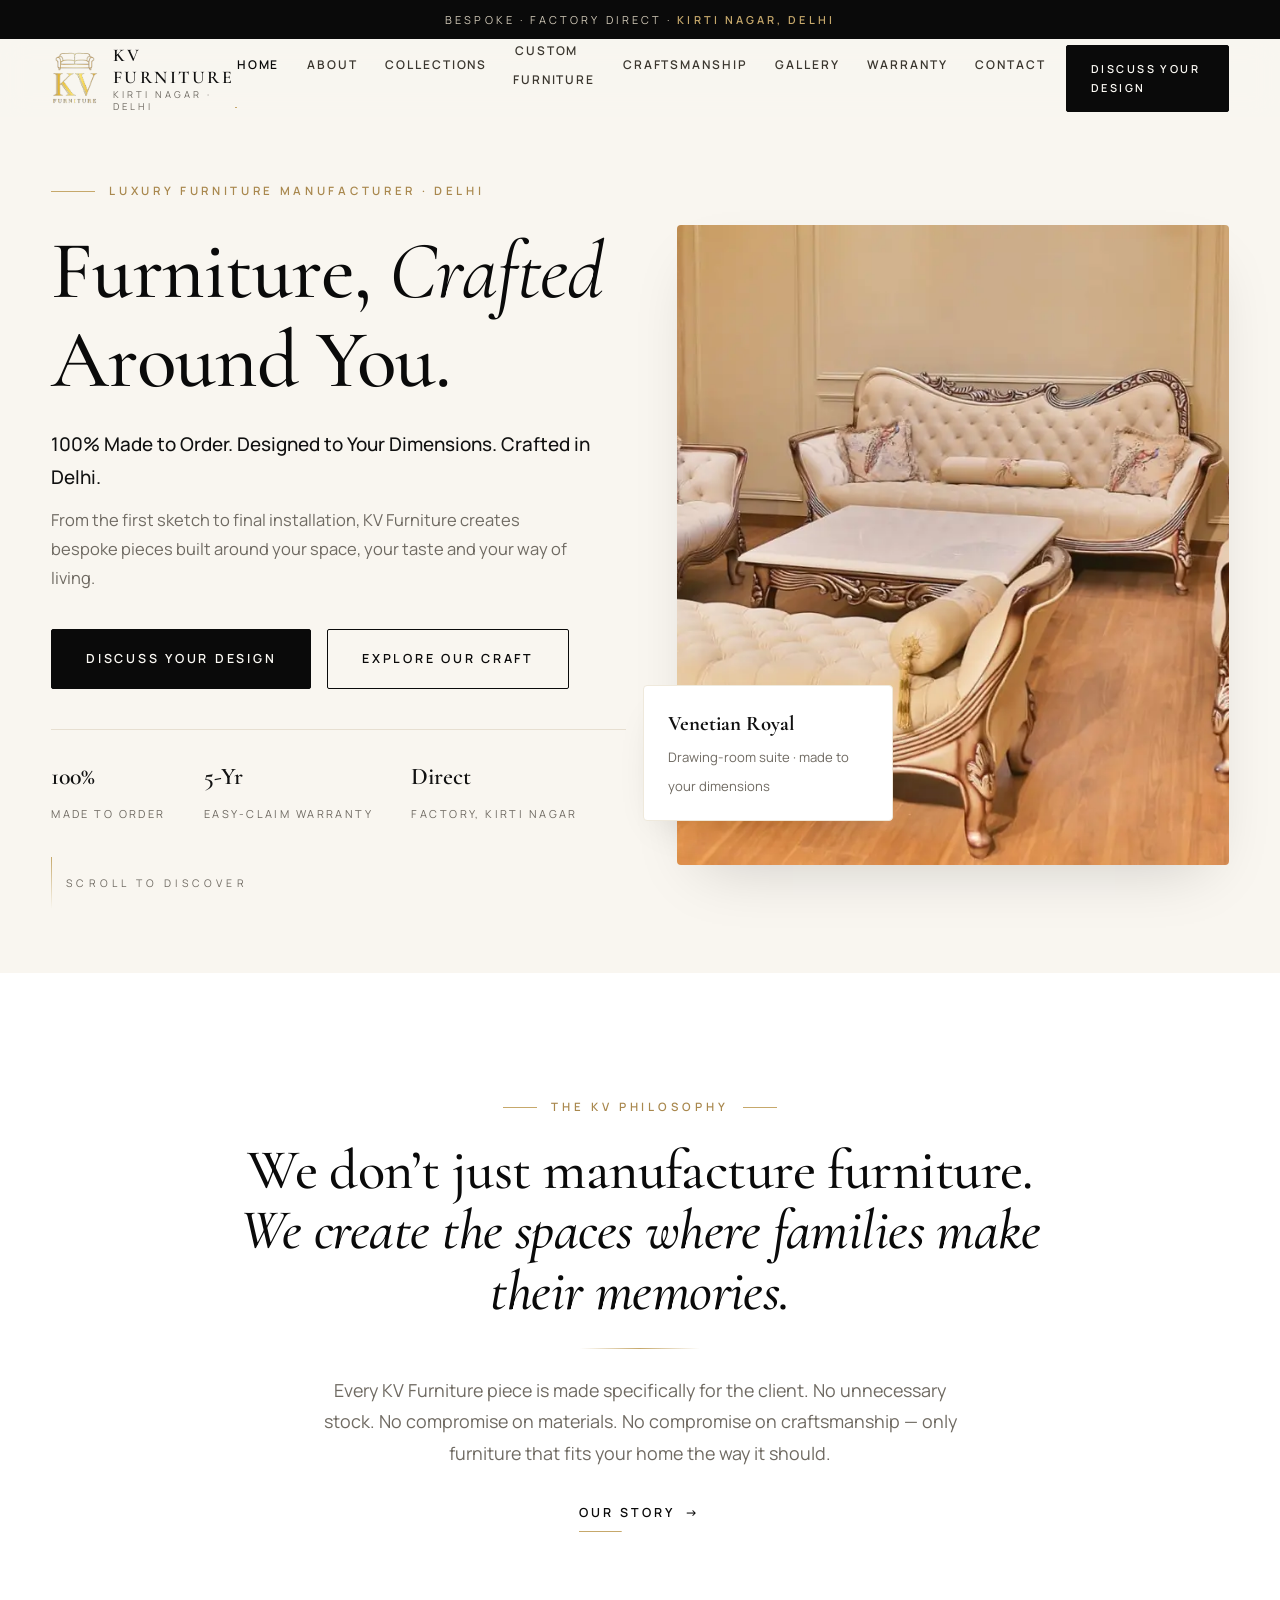
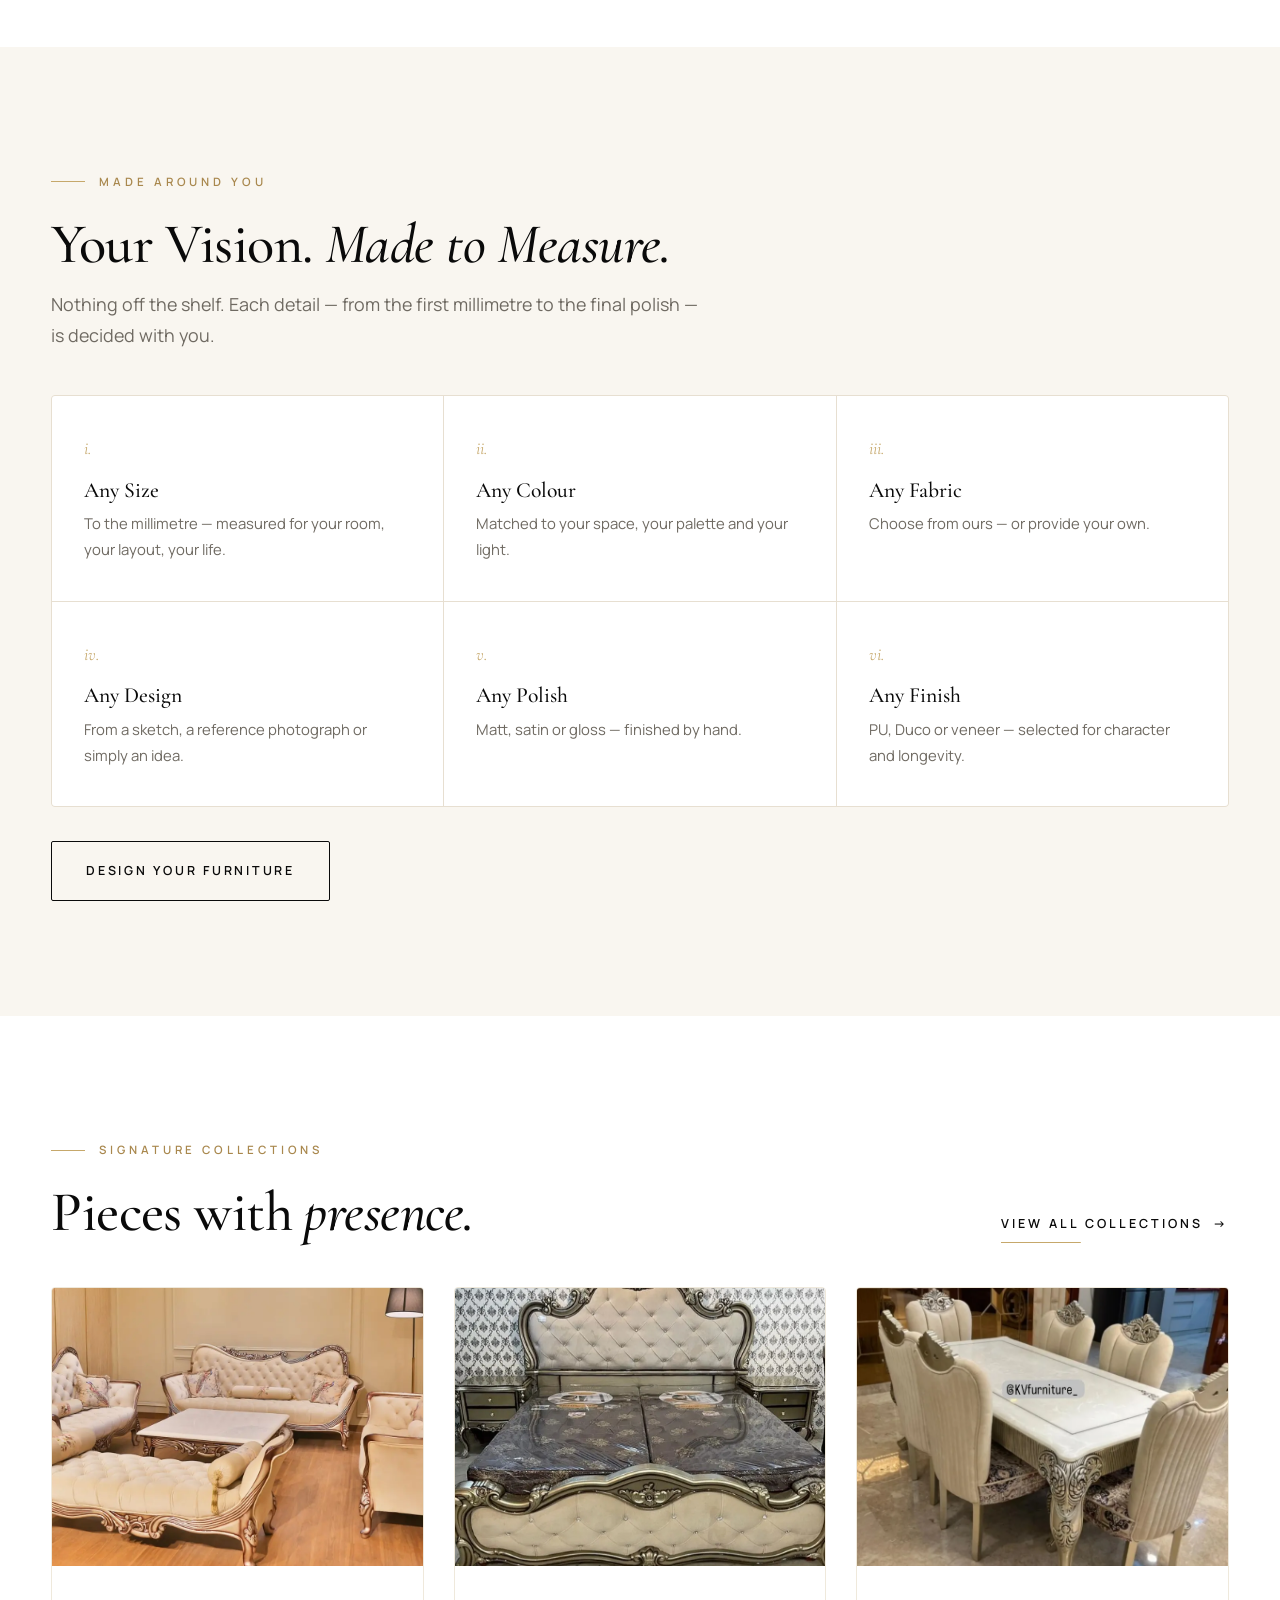
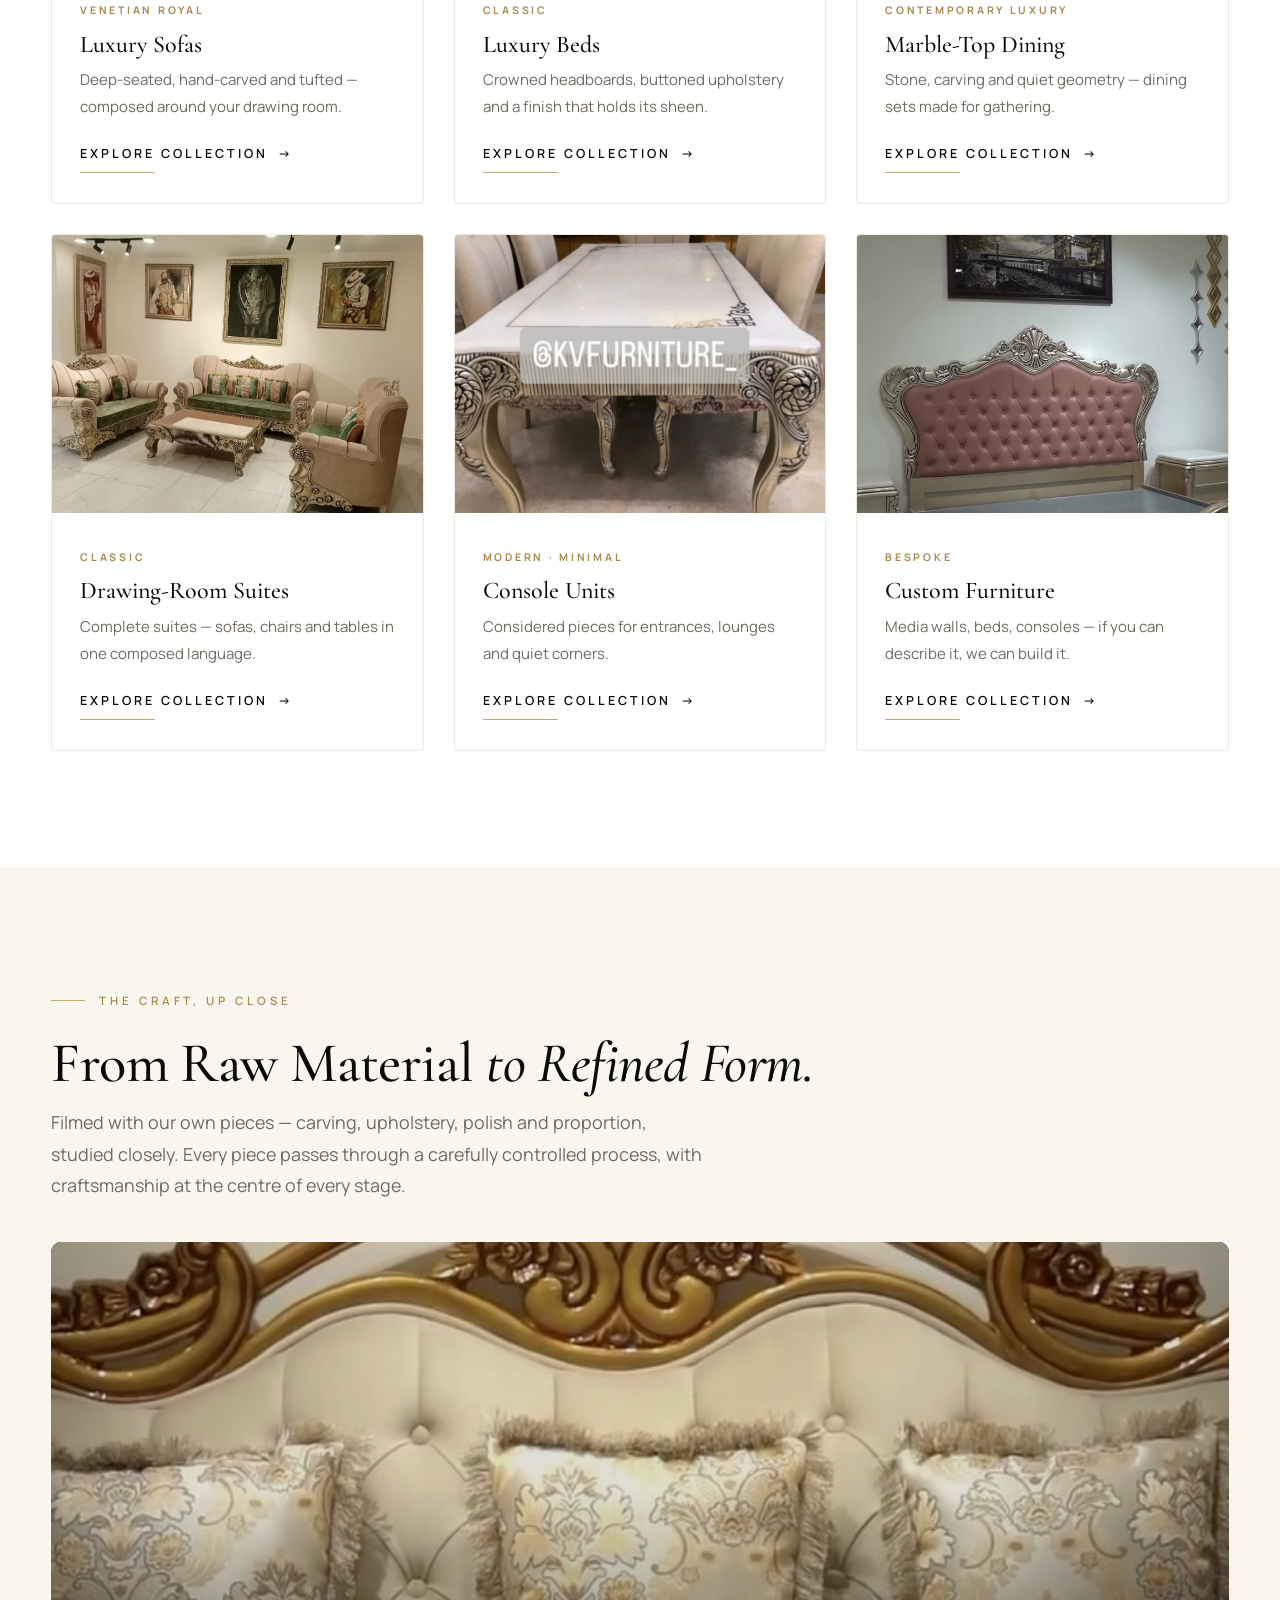
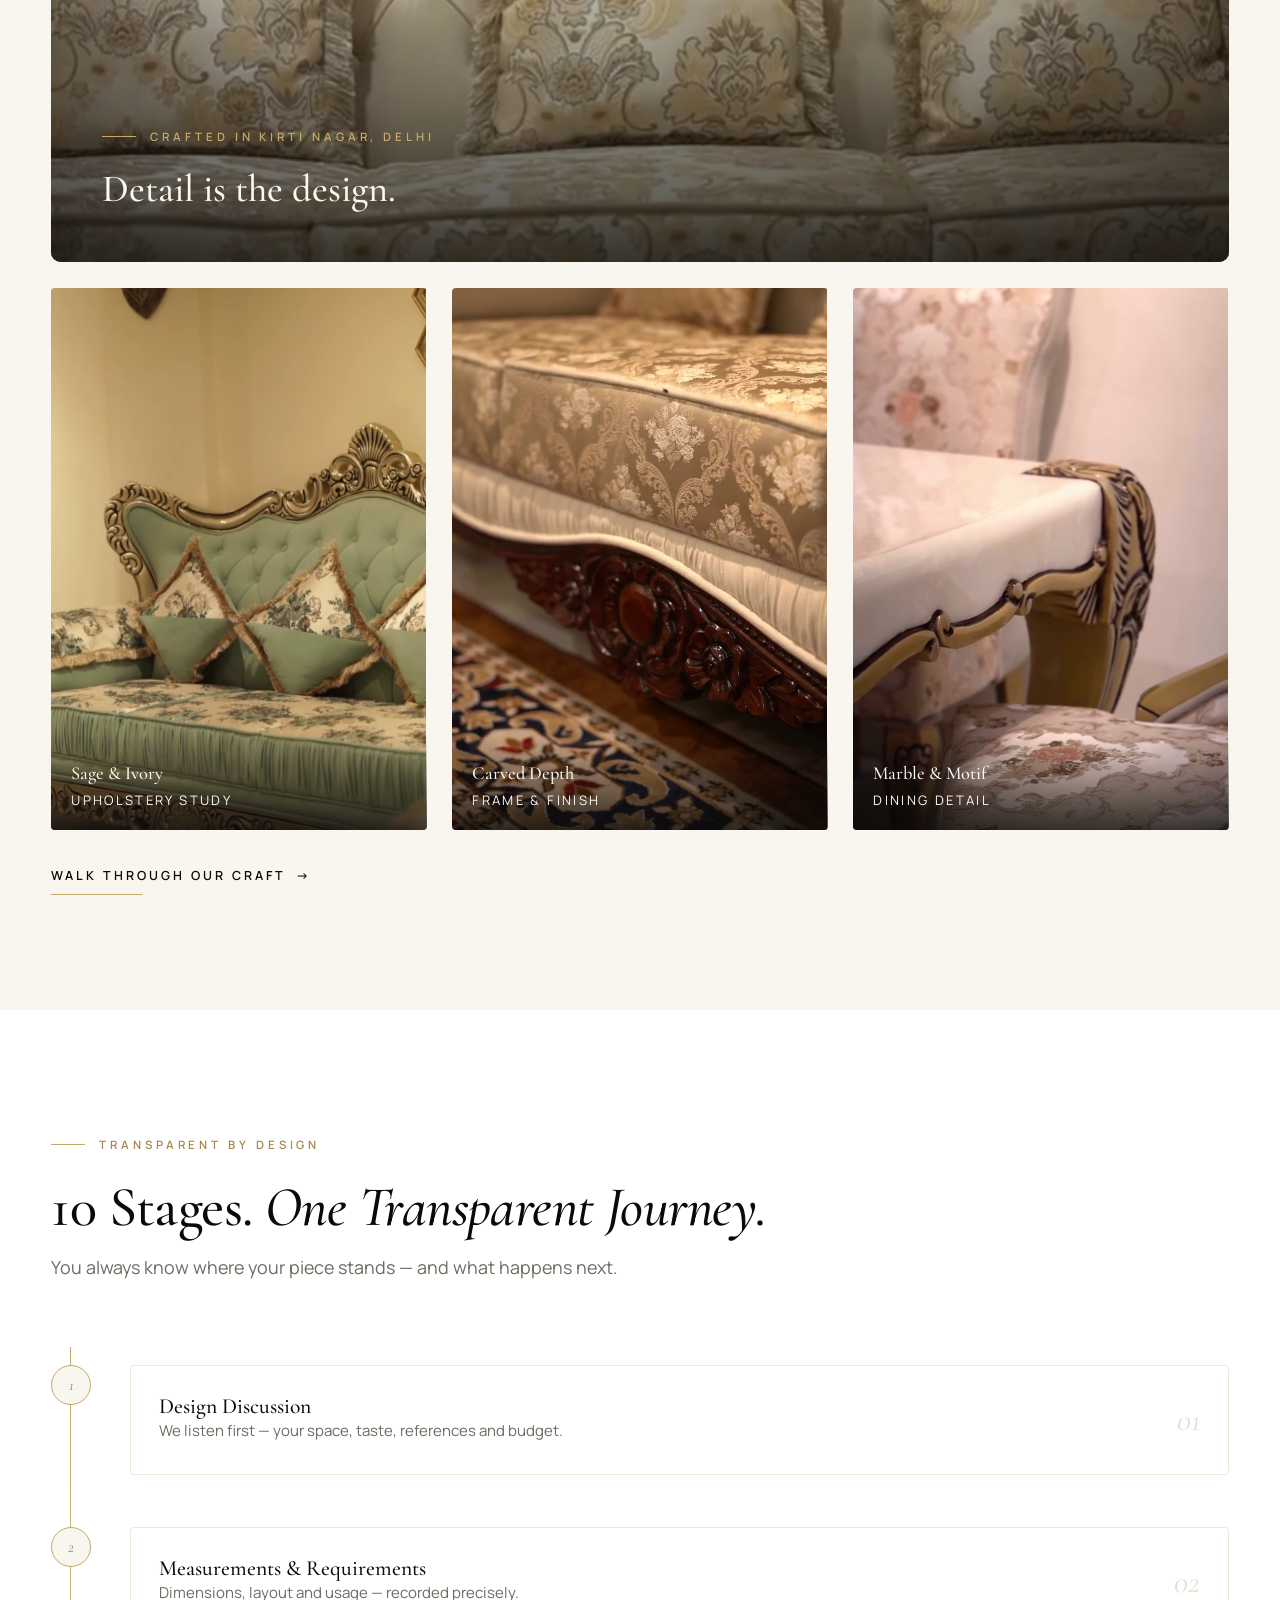
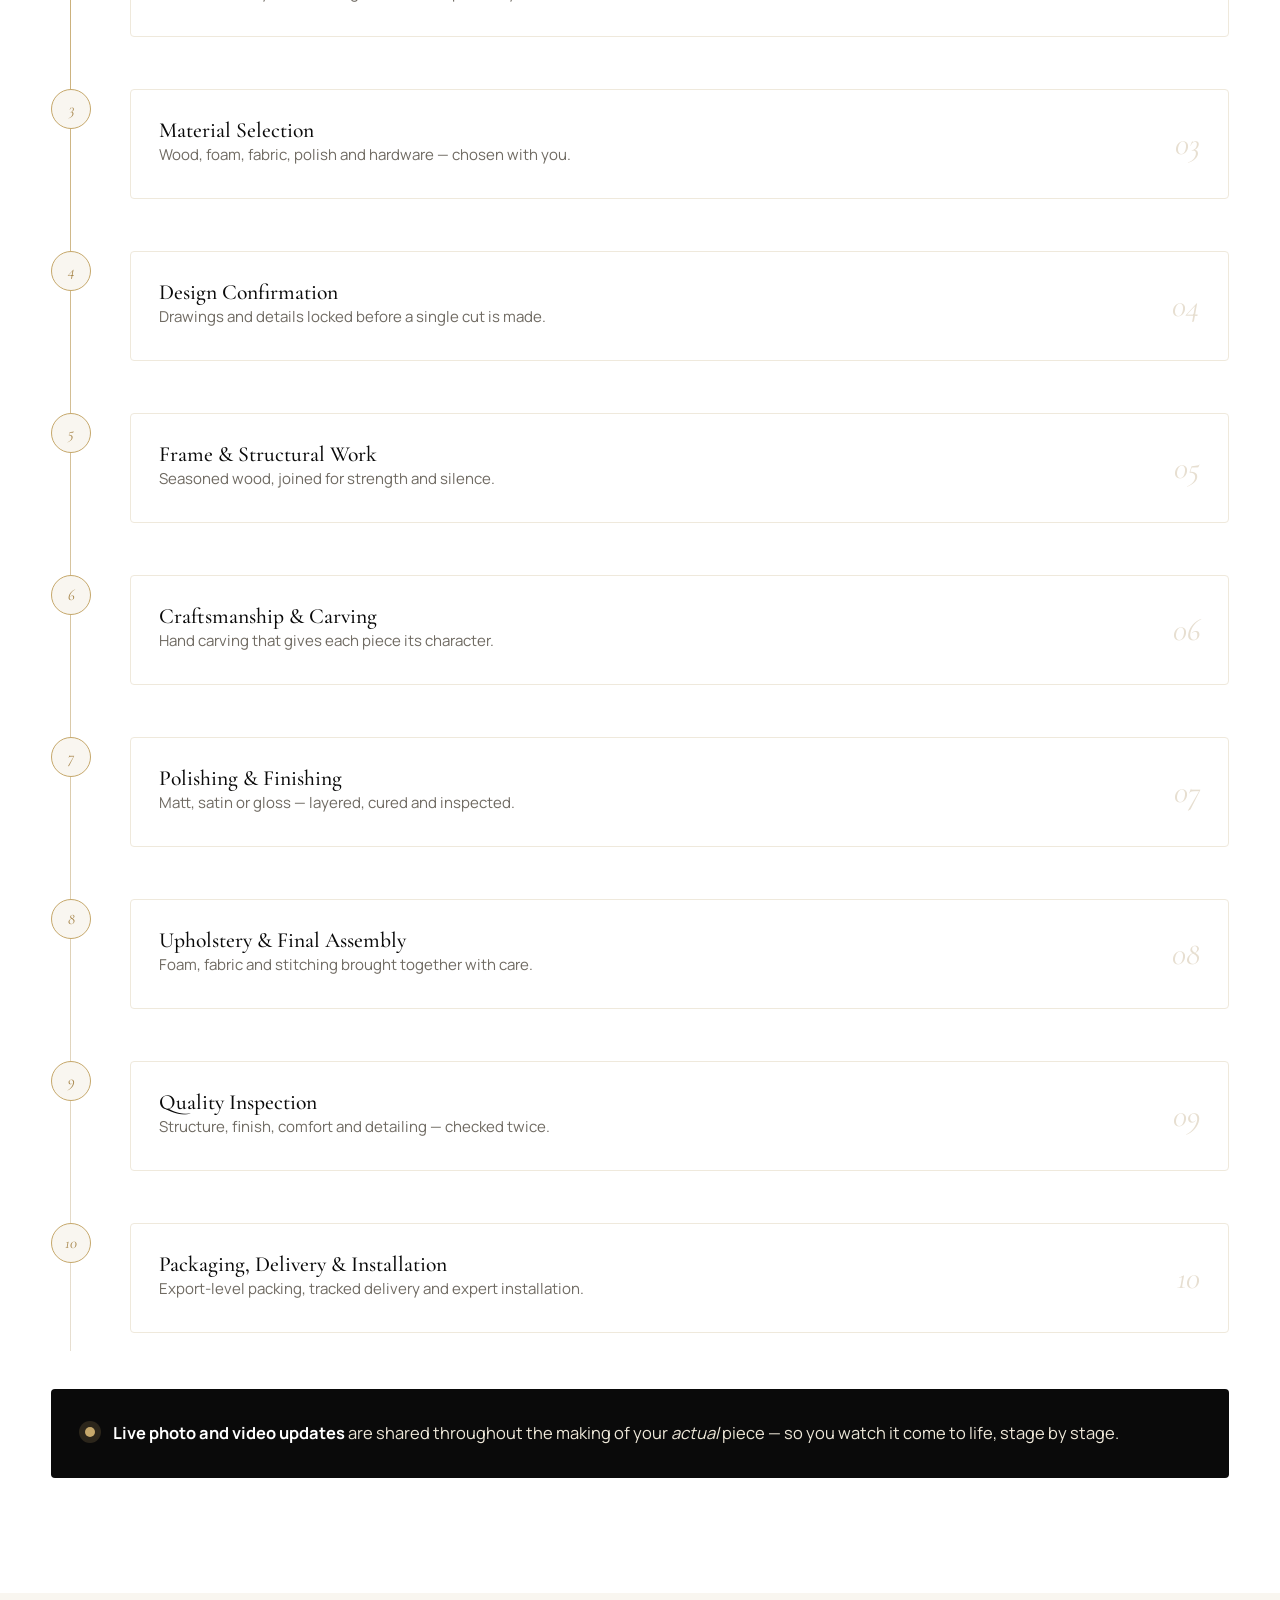
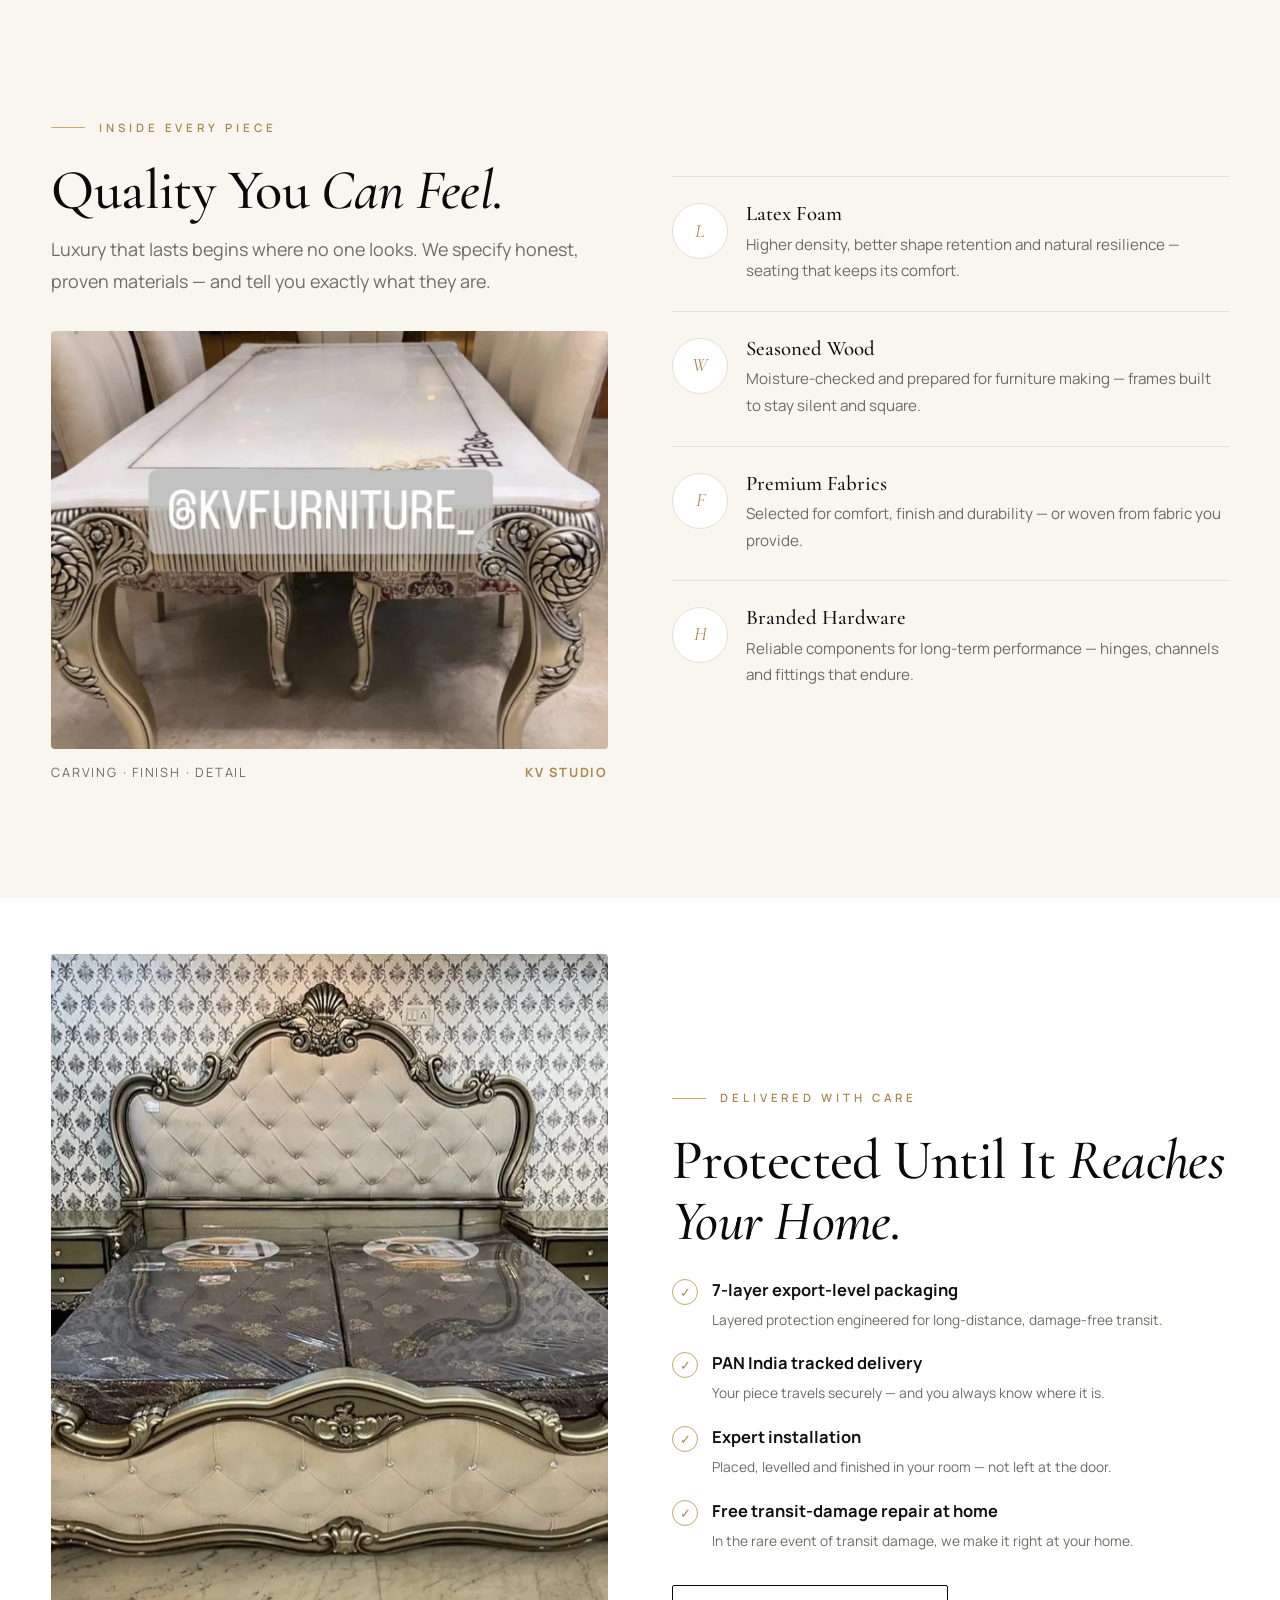
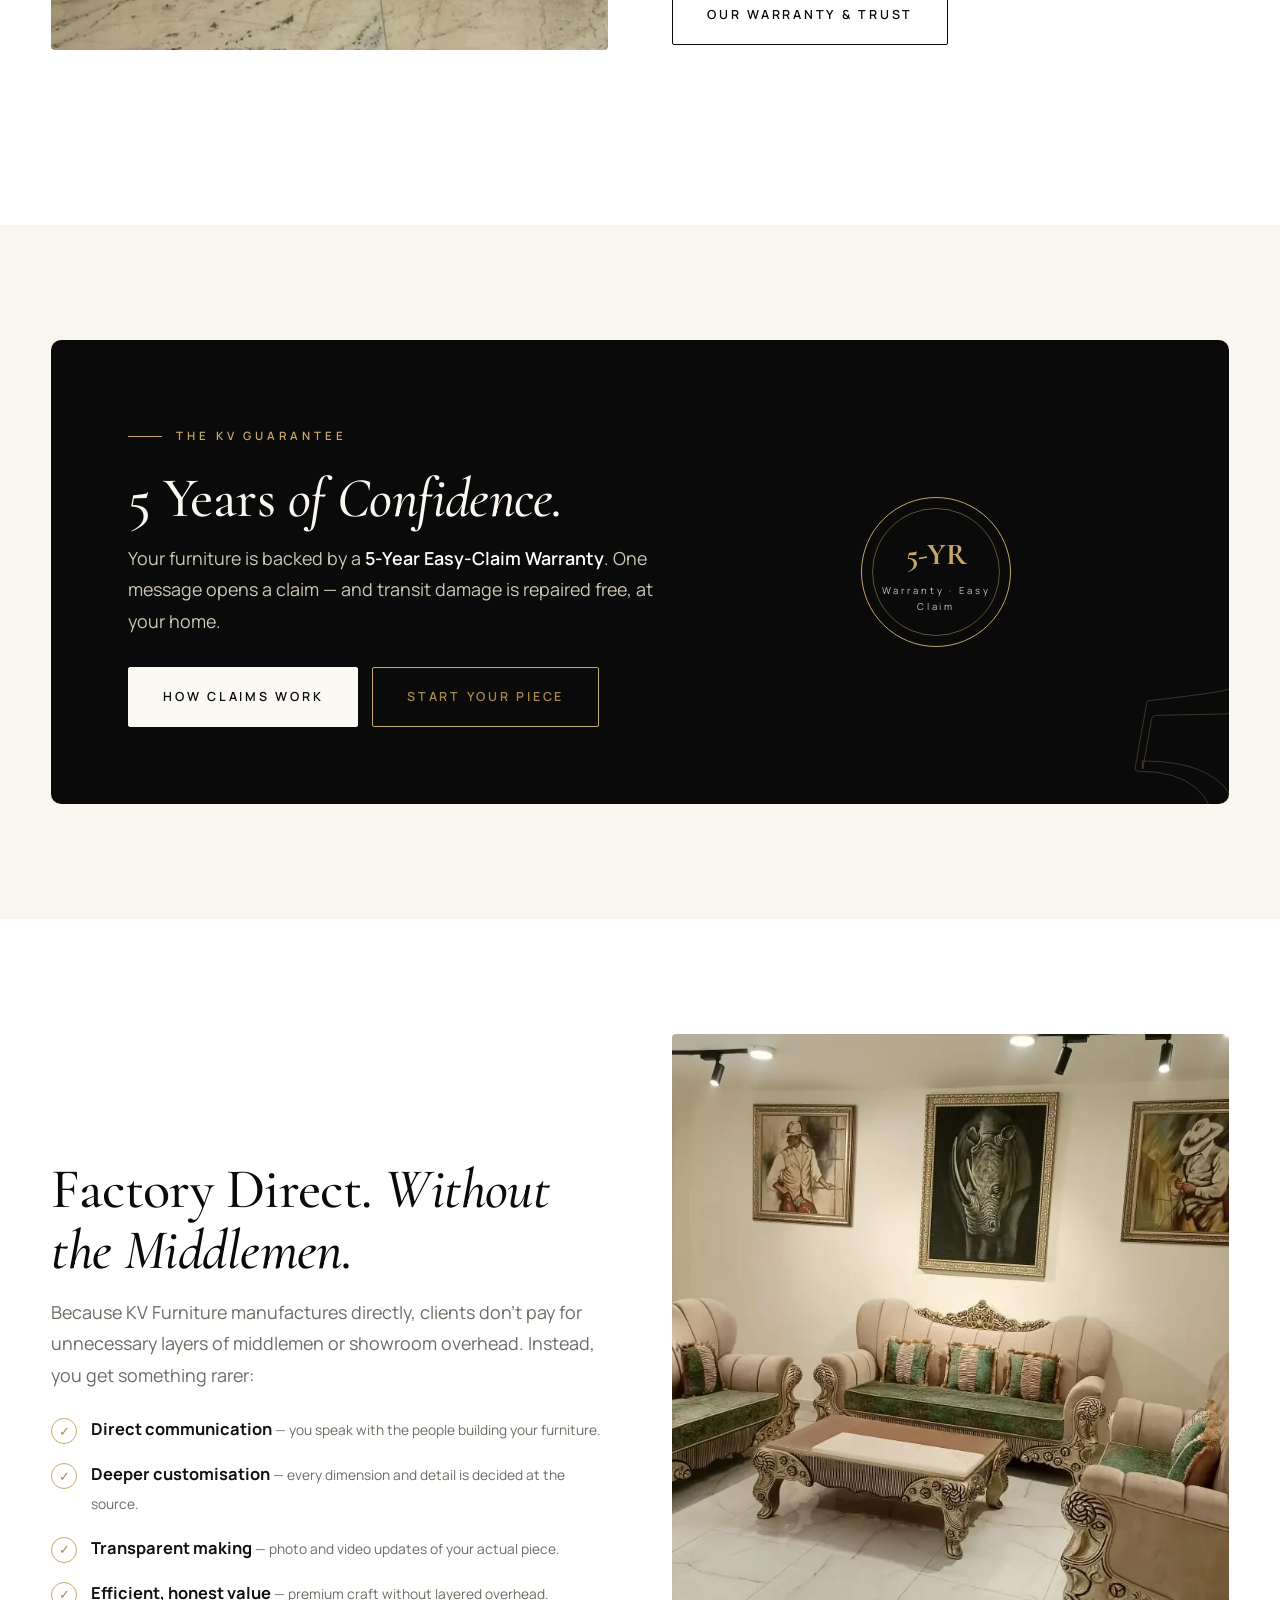
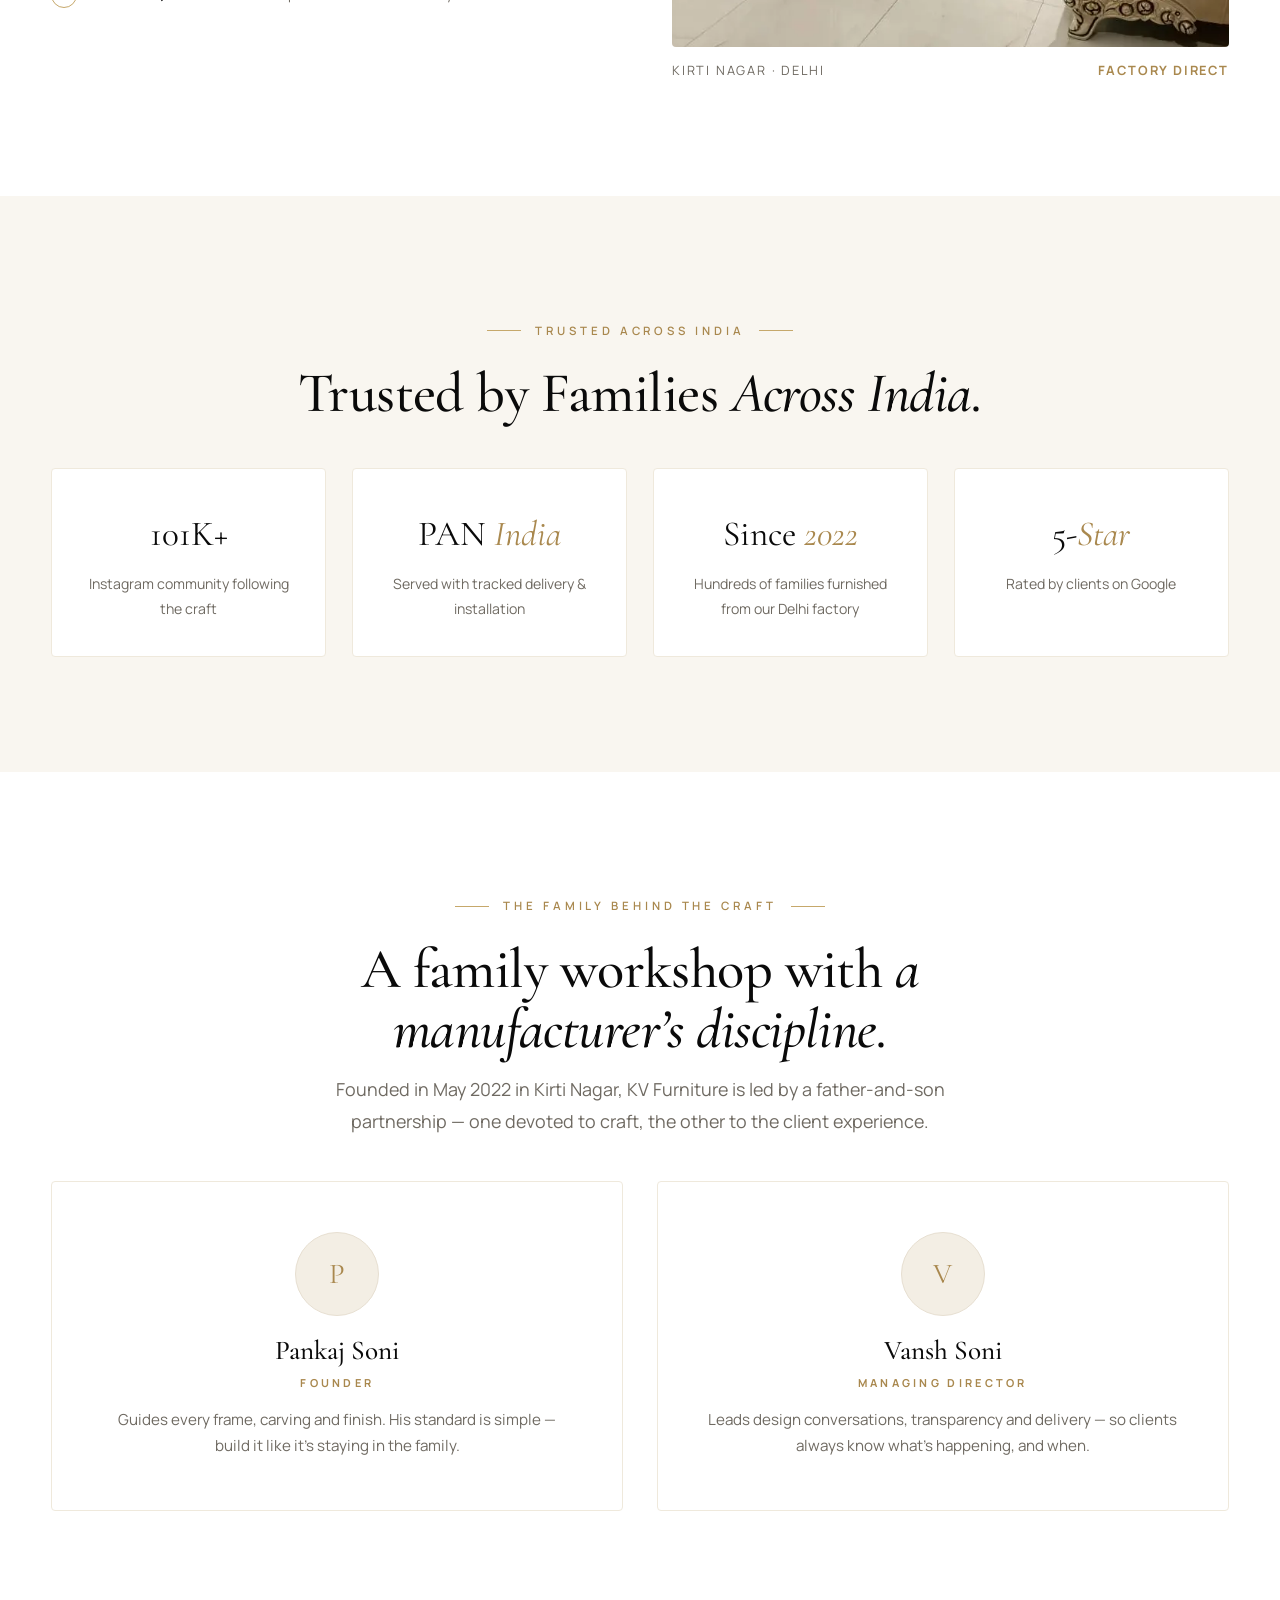
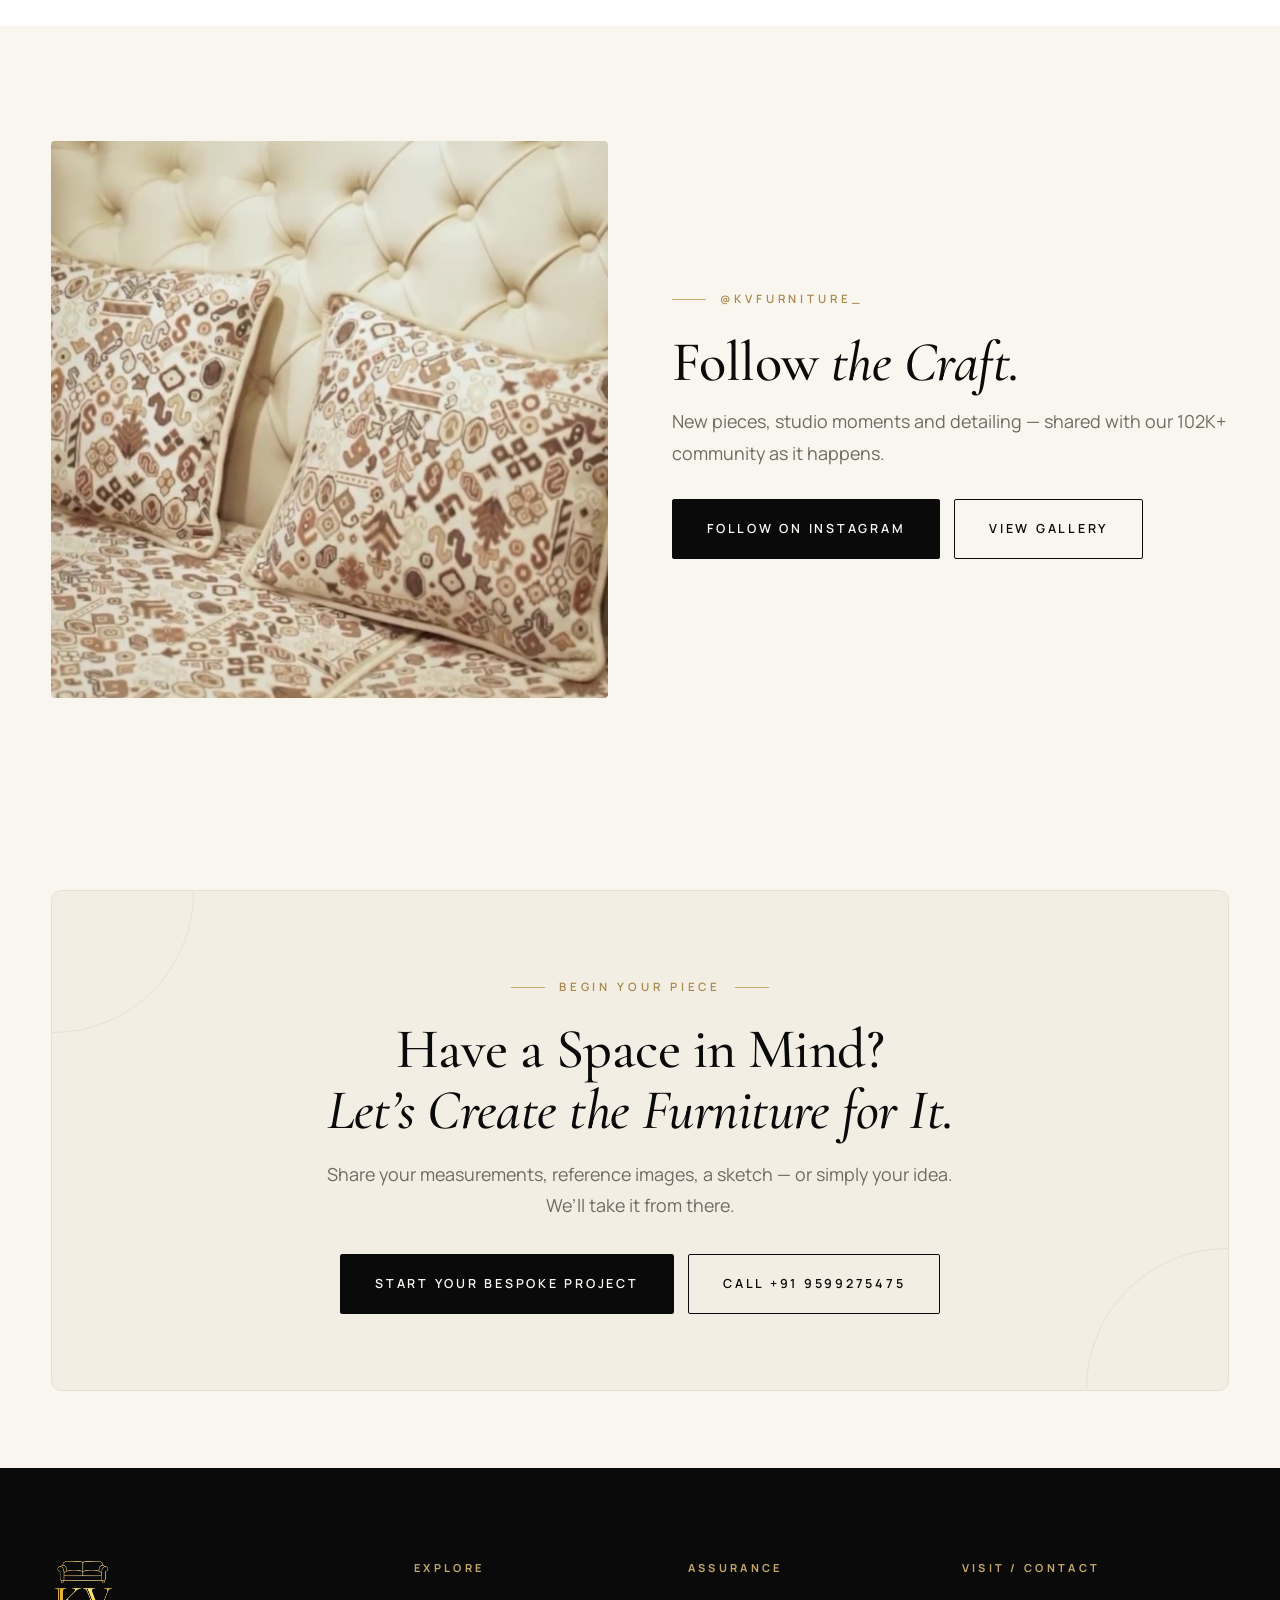
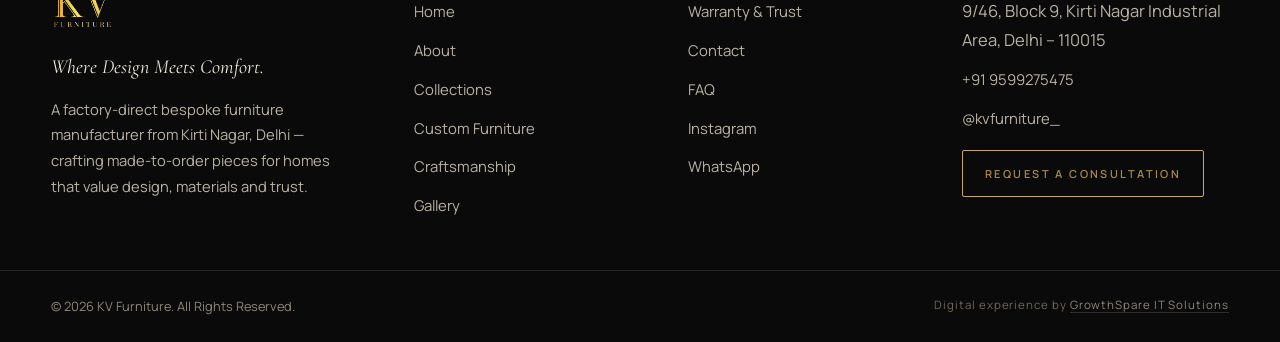
<file: index.html>
<!DOCTYPE html>
<html lang="en">
<head>
<meta charset="UTF-8">
<meta name="viewport" content="width=device-width, initial-scale=1.0">
<title>KV Furniture — Luxury Bespoke Furniture Manufacturer in Delhi | Made to Order, Kirti Nagar</title>
<meta name="description" content="KV Furniture is a luxury factory-direct bespoke furniture manufacturer in Kirti Nagar, Delhi. 100% made-to-order sofas, beds, dining & drawing-room suites. 5-year warranty. Discuss your design today.">
<link rel="canonical" href="https://www.kvfurniture.in/">
<meta name="robots" content="index, follow">
<meta name="theme-color" content="#F9F6F0">
<meta property="og:type" content="website">
<meta property="og:site_name" content="KV Furniture">
<meta property="og:title" content="KV Furniture — Furniture, Crafted Around You">
<meta property="og:description" content="100% made to order. Designed to your dimensions. Crafted in Delhi. Bespoke luxury furniture from Kirti Nagar.">
<meta property="og:url" content="https://www.kvfurniture.in/">
<meta property="og:image" content="https://www.kvfurniture.in/kv2.jpg">
<meta name="twitter:card" content="summary_large_image">
<meta name="twitter:title" content="KV Furniture — Furniture, Crafted Around You">
<meta name="twitter:description" content="Bespoke luxury furniture, factory-direct from Kirti Nagar, Delhi. 5-year warranty.">
<meta name="twitter:image" content="https://www.kvfurniture.in/kv2.jpg">
<link rel="icon" type="image/png" href="assets/favicon.png">
<link rel="icon" href="favicon.ico">
<link rel="preconnect" href="https://fonts.googleapis.com">
<link rel="preconnect" href="https://fonts.gstatic.com" crossorigin>
<link href="https://fonts.googleapis.com/css2?family=Cormorant+Garamond:ital,wght@0,400;0,500;0,600;1,400;1,500&family=Manrope:wght@400;500;600;700&display=swap" rel="stylesheet">
<link rel="stylesheet" href="css/style.css">
<script type="application/ld+json">
{"@context":"https://schema.org","@type":"FurnitureStore","name":"KV Furniture","slogan":"Where Design Meets Comfort","foundingDate":"2022-05","telephone":"+91-9599275475","address":{"@type":"PostalAddress","streetAddress":"9/46, Block 9, Kirti Nagar Industrial Area","addressLocality":"Delhi","postalCode":"110015","addressCountry":"IN"},"sameAs":["https://www.instagram.com/kvfurniture_"],"priceRange":"₹₹₹","openingHours":"Mo-Sa 10:00-20:00"}
</script>
</head>
<body>
<!-- Crafted for KV Furniture · Digital experience by GrowthSpare IT Solutions -->
<a class="skip" href="#main">Skip to content</a>
<div class="top-note">Bespoke · Factory Direct · <b>Kirti Nagar, Delhi</b></div>

<header class="site-header">
  <div class="container nav-inner">
    <a class="brand" href="index.html" aria-label="KV Furniture — home">
      <img src="assets/logo-nav.png" alt="KV Furniture logo" width="48" height="54">
      <span class="brand-txt"><strong>KV FURNITURE</strong><span>Kirti Nagar · Delhi</span></span>
    </a>
    <nav aria-label="Primary">
      <ul class="nav-links">
        <li><a href="index.html">Home</a></li>
        <li><a href="about.html">About</a></li>
        <li><a href="collections.html">Collections</a></li>
        <li><a href="custom.html">Custom Furniture</a></li>
        <li><a href="craftsmanship.html">Craftsmanship</a></li>
        <li><a href="gallery.html">Gallery</a></li>
        <li><a href="warranty.html">Warranty</a></li>
        <li><a href="contact.html">Contact</a></li>
      </ul>
    </nav>
    <div class="nav-cta">
      <a class="btn" href="contact.html">Discuss Your Design</a>
      <button class="burger" aria-label="Open menu" aria-expanded="false"><span></span><span></span><span></span></button>
    </div>
  </div>
</header>

<div class="mobile-menu" aria-hidden="false">
  <a class="mlink" href="index.html">Home <small>01</small></a>
  <a class="mlink" href="about.html">About <small>02</small></a>
  <a class="mlink" href="collections.html">Collections <small>03</small></a>
  <a class="mlink" href="custom.html">Custom Furniture <small>04</small></a>
  <a class="mlink" href="craftsmanship.html">Craftsmanship <small>05</small></a>
  <a class="mlink" href="gallery.html">Gallery <small>06</small></a>
  <a class="mlink" href="warranty.html">Warranty <small>07</small></a>
  <a class="mlink" href="contact.html">Contact <small>08</small></a>
  <div class="mfoot">
    <a class="btn" href="contact.html">Discuss Your Design</a>
    <a class="link-line" href="tel:+919599275475">Call +91 9599275475</a>
  </div>
</div>

<main id="main">

<!-- 1 · HERO -->
<section class="hero">
  <div class="container hero-grid">
    <div class="hero-copy">
      <p class="kicker">Luxury Furniture Manufacturer · Delhi</p>
      <h1 class="display-xl">Furniture, <em>Crafted</em> Around You.</h1>
      <p class="hero-sub">100% Made to Order. Designed to Your Dimensions. Crafted in Delhi.</p>
      <p class="hero-support">From the first sketch to final installation, KV Furniture creates bespoke pieces built around your space, your taste and your way of living.</p>
      <div class="hero-ctas">
        <a class="btn" href="contact.html">Discuss Your Design</a>
        <a class="btn btn--light" href="craftsmanship.html">Explore Our Craft</a>
      </div>
      <div class="hero-meta">
        <div><strong>100%</strong><span>Made to Order</span></div>
        <div><strong>5-Yr</strong><span>Easy-Claim Warranty</span></div>
        <div><strong>Direct</strong><span>Factory, Kirti Nagar</span></div>
      </div>
      <p class="scroll-hint" style="margin-top:30px"><i></i>Scroll to discover</p>
    </div>
    <div class="hero-media">
      <div class="frame">
        <img src="kv2.jpg" alt="Ivory Venetian drawing-room suite with hand-carved frame and chaise, crafted by KV Furniture" fetchpriority="high" width="1440" height="810">
      </div>
      <div class="hero-badge">
        <strong>Venetian Royal</strong>
        <span>Drawing-room suite · made to your dimensions</span>
      </div>
    </div>
  </div>
</section>

<!-- 2 · PHILOSOPHY -->
<section class="section bg-white">
  <div class="container center" style="max-width:880px">
    <p class="eyebrow center" data-reveal>The KV Philosophy</p>
    <h2 class="display-lg" data-reveal>We don&rsquo;t just manufacture furniture.<br><span class="italic">We create the spaces where families make their memories.</span></h2>
    <hr class="gold-rule center">
    <p class="lead" data-reveal>Every KV Furniture piece is made specifically for the client. No unnecessary stock. No compromise on materials. No compromise on craftsmanship — only furniture that fits your home the way it should.</p>
    <p style="margin-top:28px" data-reveal><a class="link-line" href="about.html">Our story <span class="arr">→</span></a></p>
  </div>
</section>

<!-- 3 · CUSTOMIZATION -->
<section class="section">
  <div class="container">
    <p class="eyebrow" data-reveal>Made Around You</p>
    <h2 class="display-lg" data-reveal>Your Vision. <span class="italic">Made to Measure.</span></h2>
    <p class="lead" data-reveal style="margin-top:14px">Nothing off the shelf. Each detail — from the first millimetre to the final polish — is decided with you.</p>
    <div class="custom-grid stagger" style="margin-top:44px">
      <div class="custom-cell"><span class="num">i.</span><h3>Any Size</h3><p>To the millimetre — measured for your room, your layout, your life.</p></div>
      <div class="custom-cell"><span class="num">ii.</span><h3>Any Colour</h3><p>Matched to your space, your palette and your light.</p></div>
      <div class="custom-cell"><span class="num">iii.</span><h3>Any Fabric</h3><p>Choose from ours — or provide your own.</p></div>
      <div class="custom-cell"><span class="num">iv.</span><h3>Any Design</h3><p>From a sketch, a reference photograph or simply an idea.</p></div>
      <div class="custom-cell"><span class="num">v.</span><h3>Any Polish</h3><p>Matt, satin or gloss — finished by hand.</p></div>
      <div class="custom-cell"><span class="num">vi.</span><h3>Any Finish</h3><p>PU, Duco or veneer — selected for character and longevity.</p></div>
    </div>
    <p style="margin-top:34px" data-reveal><a class="btn btn--light" href="custom.html">Design Your Furniture</a></p>
  </div>
</section>

<!-- 4 · SIGNATURE COLLECTIONS -->
<section class="section bg-white">
  <div class="container">
    <div style="display:flex;justify-content:space-between;align-items:flex-end;gap:24px;flex-wrap:wrap">
      <div>
        <p class="eyebrow" data-reveal>Signature Collections</p>
        <h2 class="display-lg" data-reveal>Pieces with <span class="italic">presence.</span></h2>
      </div>
      <p data-reveal><a class="link-line" href="collections.html">View all collections <span class="arr">→</span></a></p>
    </div>
    <div class="cards stagger" style="margin-top:44px">
      <article class="card">
        <div class="img-reveal"><img src="kv2.jpg" alt="Luxury hand-carved sofa suite in ivory" loading="lazy"></div>
        <div class="card-body"><span class="tag">Venetian Royal</span><h3>Luxury Sofas</h3><p>Deep-seated, hand-carved and tufted — composed around your drawing room.</p><a class="link-line" href="collections.html#sofas">Explore Collection <span class="arr">→</span></a></div>
      </article>
      <article class="card">
        <div class="img-reveal"><img src="kv1.jpg" alt="Royal upholstered bed with carved crown headboard" loading="lazy"></div>
        <div class="card-body"><span class="tag">Classic</span><h3>Luxury Beds</h3><p>Crowned headboards, buttoned upholstery and a finish that holds its sheen.</p><a class="link-line" href="collections.html#beds">Explore Collection <span class="arr">→</span></a></div>
      </article>
      <article class="card">
        <div class="img-reveal"><img src="kv3.jpg" alt="Marble-top dining table with carved chairs by KV Furniture" loading="lazy"></div>
        <div class="card-body"><span class="tag">Contemporary Luxury</span><h3>Marble-Top Dining</h3><p>Stone, carving and quiet geometry — dining sets made for gathering.</p><a class="link-line" href="collections.html#dining">Explore Collection <span class="arr">→</span></a></div>
      </article>
      <article class="card">
        <div class="img-reveal"><img src="kv5.jpg" alt="Classic drawing-room sofa set with carved detailing" loading="lazy"></div>
        <div class="card-body"><span class="tag">Classic</span><h3>Drawing-Room Suites</h3><p>Complete suites — sofas, chairs and tables in one composed language.</p><a class="link-line" href="collections.html#suites">Explore Collection <span class="arr">→</span></a></div>
      </article>
      <article class="card">
        <div class="img-reveal"><img src="kv4.jpg" alt="Close detail of carved marble-top dining table leg" loading="lazy"></div>
        <div class="card-body"><span class="tag">Modern · Minimal</span><h3>Console Units</h3><p>Considered pieces for entrances, lounges and quiet corners.</p><a class="link-line" href="collections.html#consoles">Explore Collection <span class="arr">→</span></a></div>
      </article>
      <article class="card">
        <div class="img-reveal"><img src="assets/posters/film4.jpg" alt="Blush upholstered bed detail filmed in the KV studio" loading="lazy"></div>
        <div class="card-body"><span class="tag">Bespoke</span><h3>Custom Furniture</h3><p>Media walls, beds, consoles — if you can describe it, we can build it.</p><a class="link-line" href="custom.html">Explore Collection <span class="arr">→</span></a></div>
      </article>
    </div>
  </div>
</section>

<!-- 5 · FILM -->
<section class="section">
  <div class="container">
    <p class="eyebrow" data-reveal>The Craft, Up Close</p>
    <h2 class="display-lg" data-reveal>From Raw Material <span class="italic">to Refined Form.</span></h2>
    <p class="lead" data-reveal style="margin-top:14px">Filmed with our own pieces — carving, upholstery, polish and proportion, studied closely. Every piece passes through a carefully controlled process, with craftsmanship at the centre of every stage.</p>
    <div class="film-band" data-reveal style="margin-top:40px">
      <video data-lazy muted loop autoplay playsinline preload="metadata" poster="assets/posters/film1.jpg">
        <source src="kvvideo1.mp4" type="video/mp4">
      </video>
      <div class="film-overlay">
        <p class="eyebrow">Crafted in Kirti Nagar, Delhi</p>
        <h3 class="display-md" style="color:#FBF8F1">Detail is the design.</h3>
      </div>
    </div>
    <div class="film-strip stagger">
      <figure class="film"><video data-lazy muted loop playsinline preload="metadata" poster="assets/posters/film2.jpg"><source src="kvvideo2.mp4" type="video/mp4"></video><figcaption><b>Sage &amp; Ivory</b>Upholstery study</figcaption></figure>
      <figure class="film"><video data-lazy muted loop playsinline preload="metadata" poster="assets/posters/film5.jpg"><source src="kvvideo5.mp4" type="video/mp4"></video><figcaption><b>Carved Depth</b>Frame &amp; finish</figcaption></figure>
      <figure class="film"><video data-lazy muted loop playsinline preload="metadata" poster="assets/posters/film6.jpg"><source src="kvvideo6.mp4" type="video/mp4"></video><figcaption><b>Marble &amp; Motif</b>Dining detail</figcaption></figure>
    </div>
    <p style="margin-top:30px" data-reveal><a class="link-line" href="craftsmanship.html">Walk through our craft <span class="arr">→</span></a></p>
  </div>
</section>

<!-- 6 · PROCESS -->
<section class="section bg-white">
  <div class="container">
    <p class="eyebrow" data-reveal>Transparent by Design</p>
    <h2 class="display-lg" data-reveal>10 Stages. <span class="italic">One Transparent Journey.</span></h2>
    <p class="lead" data-reveal style="margin-top:14px">You always know where your piece stands — and what happens next.</p>
    <div class="process">
      <div class="step" data-reveal><div class="step-dot">1</div><div class="step-card"><div><h3>Design Discussion</h3><p>We listen first — your space, taste, references and budget.</p></div><span class="n">01</span></div></div>
      <div class="step" data-reveal><div class="step-dot">2</div><div class="step-card"><div><h3>Measurements &amp; Requirements</h3><p>Dimensions, layout and usage — recorded precisely.</p></div><span class="n">02</span></div></div>
      <div class="step" data-reveal><div class="step-dot">3</div><div class="step-card"><div><h3>Material Selection</h3><p>Wood, foam, fabric, polish and hardware — chosen with you.</p></div><span class="n">03</span></div></div>
      <div class="step" data-reveal><div class="step-dot">4</div><div class="step-card"><div><h3>Design Confirmation</h3><p>Drawings and details locked before a single cut is made.</p></div><span class="n">04</span></div></div>
      <div class="step" data-reveal><div class="step-dot">5</div><div class="step-card"><div><h3>Frame &amp; Structural Work</h3><p>Seasoned wood, joined for strength and silence.</p></div><span class="n">05</span></div></div>
      <div class="step" data-reveal><div class="step-dot">6</div><div class="step-card"><div><h3>Craftsmanship &amp; Carving</h3><p>Hand carving that gives each piece its character.</p></div><span class="n">06</span></div></div>
      <div class="step" data-reveal><div class="step-dot">7</div><div class="step-card"><div><h3>Polishing &amp; Finishing</h3><p>Matt, satin or gloss — layered, cured and inspected.</p></div><span class="n">07</span></div></div>
      <div class="step" data-reveal><div class="step-dot">8</div><div class="step-card"><div><h3>Upholstery &amp; Final Assembly</h3><p>Foam, fabric and stitching brought together with care.</p></div><span class="n">08</span></div></div>
      <div class="step" data-reveal><div class="step-dot">9</div><div class="step-card"><div><h3>Quality Inspection</h3><p>Structure, finish, comfort and detailing — checked twice.</p></div><span class="n">09</span></div></div>
      <div class="step" data-reveal><div class="step-dot">10</div><div class="step-card"><div><h3>Packaging, Delivery &amp; Installation</h3><p>Export-level packing, tracked delivery and expert installation.</p></div><span class="n">10</span></div></div>
    </div>
    <div class="process-note" data-reveal>
      <span class="dot"></span>
      <p style="margin:0"><strong style="color:#fff">Live photo and video updates</strong> are shared throughout the making of your <em>actual</em> piece — so you watch it come to life, stage by stage.</p>
    </div>
  </div>
</section>

<!-- 7 · MATERIALS -->
<section class="section">
  <div class="container grid-2">
    <div>
      <p class="eyebrow" data-reveal>Inside Every Piece</p>
      <h2 class="display-lg" data-reveal>Quality You <span class="italic">Can Feel.</span></h2>
      <p class="lead" data-reveal style="margin-top:14px">Luxury that lasts begins where no one looks. We specify honest, proven materials — and tell you exactly what they are.</p>
      <div class="img-reveal" data-reveal style="margin-top:34px;aspect-ratio:4/3">
        <img src="kv4.jpg" alt="Hand-carved dining table leg showing polish and craftsmanship" loading="lazy">
      </div>
      <div class="caption"><span>Carving · Finish · Detail</span><b>KV Studio</b></div>
    </div>
    <div class="stagger">
      <div class="spec"><div class="ic">L</div><div><h3>Latex Foam</h3><p>Higher density, better shape retention and natural resilience — seating that keeps its comfort.</p></div></div>
      <div class="spec"><div class="ic">W</div><div><h3>Seasoned Wood</h3><p>Moisture-checked and prepared for furniture making — frames built to stay silent and square.</p></div></div>
      <div class="spec"><div class="ic">F</div><div><h3>Premium Fabrics</h3><p>Selected for comfort, finish and durability — or woven from fabric you provide.</p></div></div>
      <div class="spec"><div class="ic">H</div><div><h3>Branded Hardware</h3><p>Reliable components for long-term performance — hinges, channels and fittings that endure.</p></div></div>
    </div>
  </div>
</section>

<!-- 8 · PACKAGING -->
<section class="section bg-white">
  <div class="container grid-2">
    <div class="img-reveal" data-reveal data-parallax="0.6" style="aspect-ratio:4/5">
      <img src="kv1.jpg" alt="Royal bed ready for protected delivery" loading="lazy" style="object-position:center 20%">
    </div>
    <div>
      <p class="eyebrow" data-reveal>Delivered with Care</p>
      <h2 class="display-lg" data-reveal>Protected Until It <span class="italic">Reaches Your Home.</span></h2>
      <ul class="check-list stagger">
        <li><span class="tick">✓</span><div><strong>7-layer export-level packaging</strong><br><span class="small">Layered protection engineered for long-distance, damage-free transit.</span></div></li>
        <li><span class="tick">✓</span><div><strong>PAN India tracked delivery</strong><br><span class="small">Your piece travels securely — and you always know where it is.</span></div></li>
        <li><span class="tick">✓</span><div><strong>Expert installation</strong><br><span class="small">Placed, levelled and finished in your room — not left at the door.</span></div></li>
        <li><span class="tick">✓</span><div><strong>Free transit-damage repair at home</strong><br><span class="small">In the rare event of transit damage, we make it right at your home.</span></div></li>
      </ul>
      <p style="margin-top:30px" data-reveal><a class="btn btn--light" href="warranty.html">Our Warranty &amp; Trust</a></p>
    </div>
  </div>
</section>

<!-- 9 · WARRANTY -->
<section class="section">
  <div class="container">
    <div class="warranty-band" data-reveal>
      <div>
        <p class="eyebrow" style="color:var(--gold)">The KV Guarantee</p>
        <h2 class="display-lg" style="color:#FAF7F0">5 Years <span class="italic">of Confidence.</span></h2>
        <p class="lead" style="color:#CFC7B6;margin-top:14px">Your furniture is backed by a <strong style="color:#fff">5-Year Easy-Claim Warranty</strong>. One message opens a claim — and transit damage is repaired free, at your home.</p>
        <div style="display:flex;gap:14px;flex-wrap:wrap;margin-top:30px">
          <a class="btn btn--ivory" href="warranty.html">How Claims Work</a>
          <a class="btn btn--gold" href="contact.html">Start Your Piece</a>
        </div>
      </div>
      <div style="display:flex;justify-content:center">
        <div class="seal"><strong>5-YR</strong><span>Warranty · Easy Claim</span></div>
      </div>
    </div>
  </div>
</section>

<!-- 10 · FACTORY DIRECT -->
<section class="section bg-white">
  <div class="container grid-2">
    <div>
      <p class="eyebrow" data-reveal>Direct from the Makers</p>
      <h2 class="display-lg" data-reveal>Factory Direct. <span class="italic">Without the Middlemen.</span></h2>
      <p class="lead" data-reveal style="margin-top:16px">Because KV Furniture manufactures directly, clients don&rsquo;t pay for unnecessary layers of middlemen or showroom overhead. Instead, you get something rarer:</p>
      <ul class="check-list stagger">
        <li><span class="tick">✓</span><div><strong>Direct communication</strong> <span class="small">— you speak with the people building your furniture.</span></div></li>
        <li><span class="tick">✓</span><div><strong>Deeper customisation</strong> <span class="small">— every dimension and detail is decided at the source.</span></div></li>
        <li><span class="tick">✓</span><div><strong>Transparent making</strong> <span class="small">— photo and video updates of your actual piece.</span></div></li>
        <li><span class="tick">✓</span><div><strong>Efficient, honest value</strong> <span class="small">— premium craft without layered overhead.</span></div></li>
      </ul>
    </div>
    <div>
      <div class="img-reveal" data-reveal style="aspect-ratio:4/4.4"><img src="kv5.jpg" alt="Classic KV Furniture suite in the Delhi studio" loading="lazy"></div>
      <div class="caption"><span>Kirti Nagar · Delhi</span><b>Factory Direct</b></div>
    </div>
  </div>
</section>

<!-- 11 · SOCIAL PROOF -->
<section class="section">
  <div class="container center">
    <p class="eyebrow center" data-reveal>Trusted Across India</p>
    <h2 class="display-lg" data-reveal>Trusted by Families <span class="italic">Across India.</span></h2>
    <div class="trust-grid stagger" style="margin-top:44px;text-align:center">
      <div class="trust-card"><div class="big"><span data-count="102" data-suffix="K+">102K+</span></div><p>Instagram community following the craft</p></div>
      <div class="trust-card"><div class="big">PAN <em>India</em></div><p>Served with tracked delivery &amp; installation</p></div>
      <div class="trust-card"><div class="big">Since <em>2022</em></div><p>Hundreds of families furnished from our Delhi factory</p></div>
      <div class="trust-card"><div class="big">5-<em>Star</em></div><p>Rated by clients on Google</p></div>
    </div>
  </div>
</section>

<!-- 12 · FOUNDERS -->
<section class="section bg-white">
  <div class="container">
    <div class="center" style="max-width:760px;margin:0 auto">
      <p class="eyebrow center" data-reveal>The Family Behind the Craft</p>
      <h2 class="display-lg" data-reveal>A family workshop with <span class="italic">a manufacturer&rsquo;s discipline.</span></h2>
      <p class="lead" data-reveal style="margin-top:14px">Founded in May 2022 in Kirti Nagar, KV Furniture is led by a father-and-son partnership — one devoted to craft, the other to the client experience.</p>
    </div>
    <div class="founders stagger" style="margin-top:44px">
      <div class="founder"><div class="mono">P</div><h3>Pankaj Soni</h3><span class="role">Founder</span><p>Guides every frame, carving and finish. His standard is simple — build it like it&rsquo;s staying in the family.</p></div>
      <div class="founder"><div class="mono">V</div><h3>Vansh Soni</h3><span class="role">Managing Director</span><p>Leads design conversations, transparency and delivery — so clients always know what&rsquo;s happening, and when.</p></div>
    </div>
  </div>
</section>

<!-- 13 · INSTAGRAM -->
<section class="section">
  <div class="container grid-2">
    <div class="img-reveal" data-reveal style="aspect-ratio:1/1"><img src="assets/posters/film3.jpg" alt="Artisan cushion fabrics and tufted detailing by KV Furniture" loading="lazy"></div>
    <div>
      <p class="eyebrow" data-reveal>@kvfurniture_</p>
      <h2 class="display-lg" data-reveal>Follow <span class="italic">the Craft.</span></h2>
      <p class="lead" data-reveal style="margin-top:14px">New pieces, studio moments and detailing — shared with our 102K+ community as it happens.</p>
      <div style="display:flex;gap:14px;flex-wrap:wrap;margin-top:30px" data-reveal>
        <a class="btn" href="https://www.instagram.com/kvfurniture_" target="_blank" rel="noopener">Follow on Instagram</a>
        <a class="btn btn--light" href="gallery.html">View Gallery</a>
      </div>
    </div>
  </div>
</section>

<!-- 14 · FINAL CTA -->
<section class="section-tight">
  <div class="container">
    <div class="cta-band" data-reveal>
      <p class="eyebrow center">Begin Your Piece</p>
      <h2 class="display-lg">Have a Space in Mind?<br><span class="italic">Let&rsquo;s Create the Furniture for It.</span></h2>
      <p class="lead" style="margin:18px auto 0">Share your measurements, reference images, a sketch — or simply your idea. We&rsquo;ll take it from there.</p>
      <div style="display:flex;gap:14px;justify-content:center;flex-wrap:wrap;margin-top:32px">
        <a class="btn" href="contact.html">Start Your Bespoke Project</a>
        <a class="btn btn--light" href="tel:+919599275475">Call +91 9599275475</a>
      </div>
    </div>
  </div>
</section>

</main>

<footer class="site-footer">
  <div class="container foot-grid">
    <div class="foot-brand">
      <img src="assets/logo-nav.png" alt="KV Furniture logo" loading="lazy">
      <p class="tagline">Where Design Meets Comfort.</p>
      <p>A factory-direct bespoke furniture manufacturer from Kirti Nagar, Delhi — crafting made-to-order pieces for homes that value design, materials and trust.</p>
    </div>
    <div>
      <h4>Explore</h4>
      <ul class="foot-links">
        <li><a href="index.html">Home</a></li>
        <li><a href="about.html">About</a></li>
        <li><a href="collections.html">Collections</a></li>
        <li><a href="custom.html">Custom Furniture</a></li>
        <li><a href="craftsmanship.html">Craftsmanship</a></li>
        <li><a href="gallery.html">Gallery</a></li>
      </ul>
    </div>
    <div>
      <h4>Assurance</h4>
      <ul class="foot-links">
        <li><a href="warranty.html">Warranty &amp; Trust</a></li>
        <li><a href="contact.html">Contact</a></li>
        <li><a href="faq.html">FAQ</a></li>
        <li><a href="https://www.instagram.com/kvfurniture_" target="_blank" rel="noopener">Instagram</a></li>
        <li><a href="https://wa.me/919599275475" target="_blank" rel="noopener">WhatsApp</a></li>
      </ul>
    </div>
    <div>
      <h4>Visit / Contact</h4>
      <ul class="foot-links">
        <li>9/46, Block 9, Kirti Nagar Industrial Area, Delhi – 110015</li>
        <li><a href="tel:+919599275475">+91 9599275475</a></li>
        <li><a href="https://www.instagram.com/kvfurniture_" target="_blank" rel="noopener">@kvfurniture_</a></li>
      </ul>
      <p style="margin-top:18px"><a class="btn btn--gold" href="contact.html" style="padding:13px 22px;font-size:11px">Request a Consultation</a></p>
    </div>
  </div>
  <div class="foot-bottom">
    <div class="container" style="display:flex;justify-content:space-between;gap:14px;flex-wrap:wrap">
      <span>© <span data-year>2026</span> KV Furniture. All Rights Reserved.</span>
      <span class="credit">Digital experience by <a href="#" rel="nofollow">GrowthSpare IT Solutions</a></span>
    </div>
  </div>
</footer>

<script src="js/main.js" defer></script>
</body>
</html>
</file>
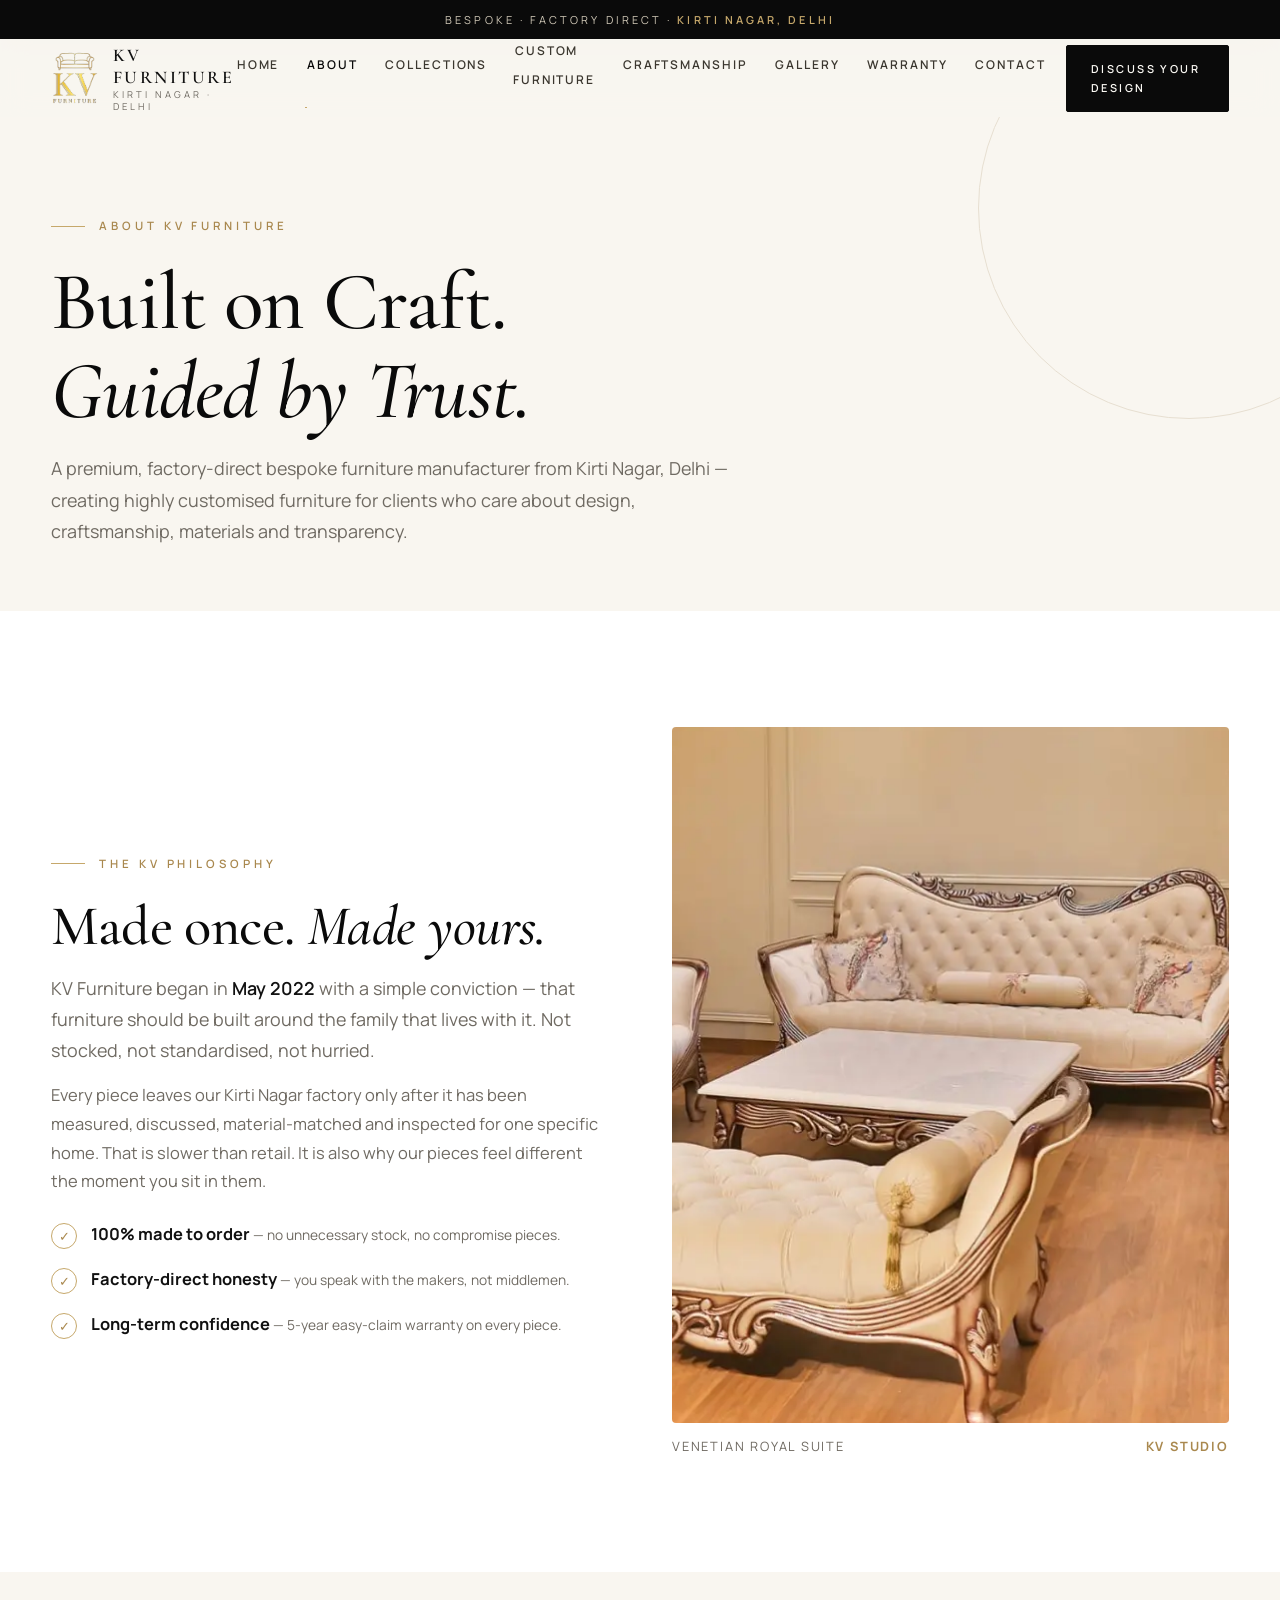
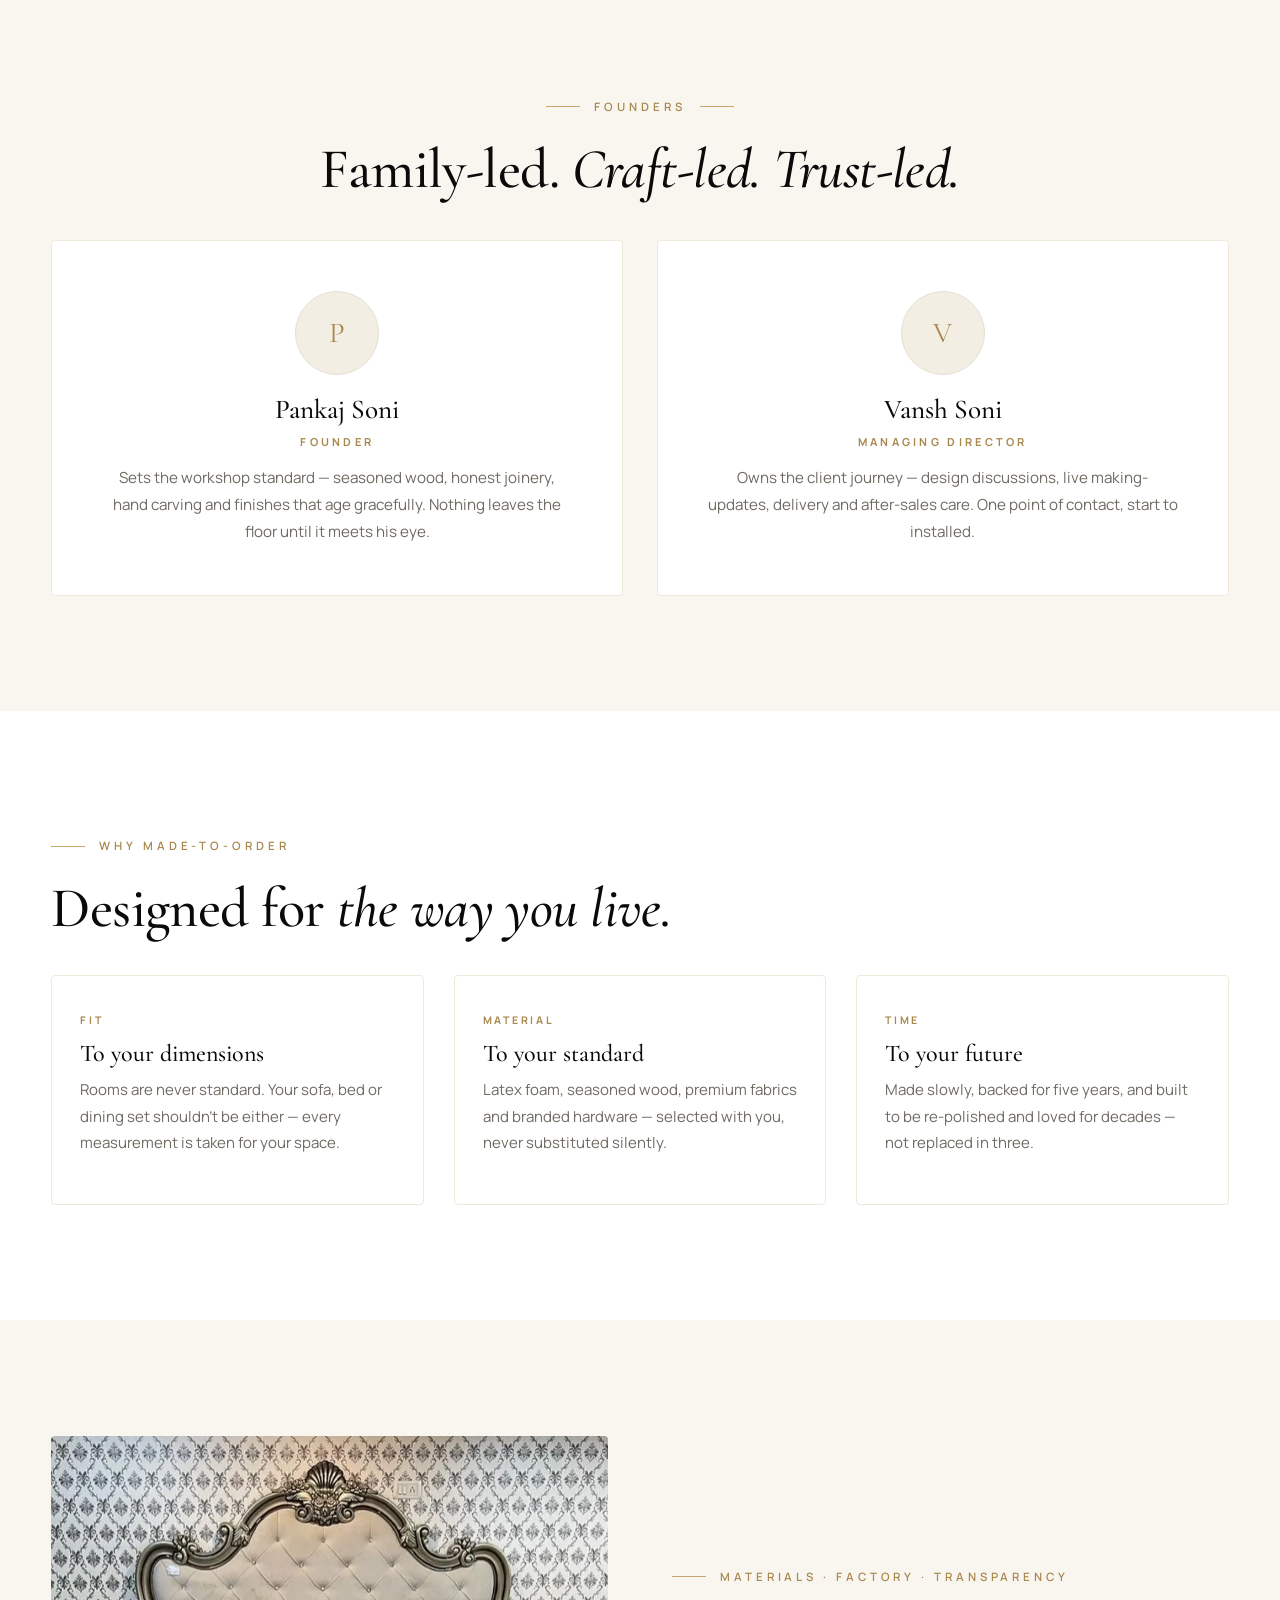
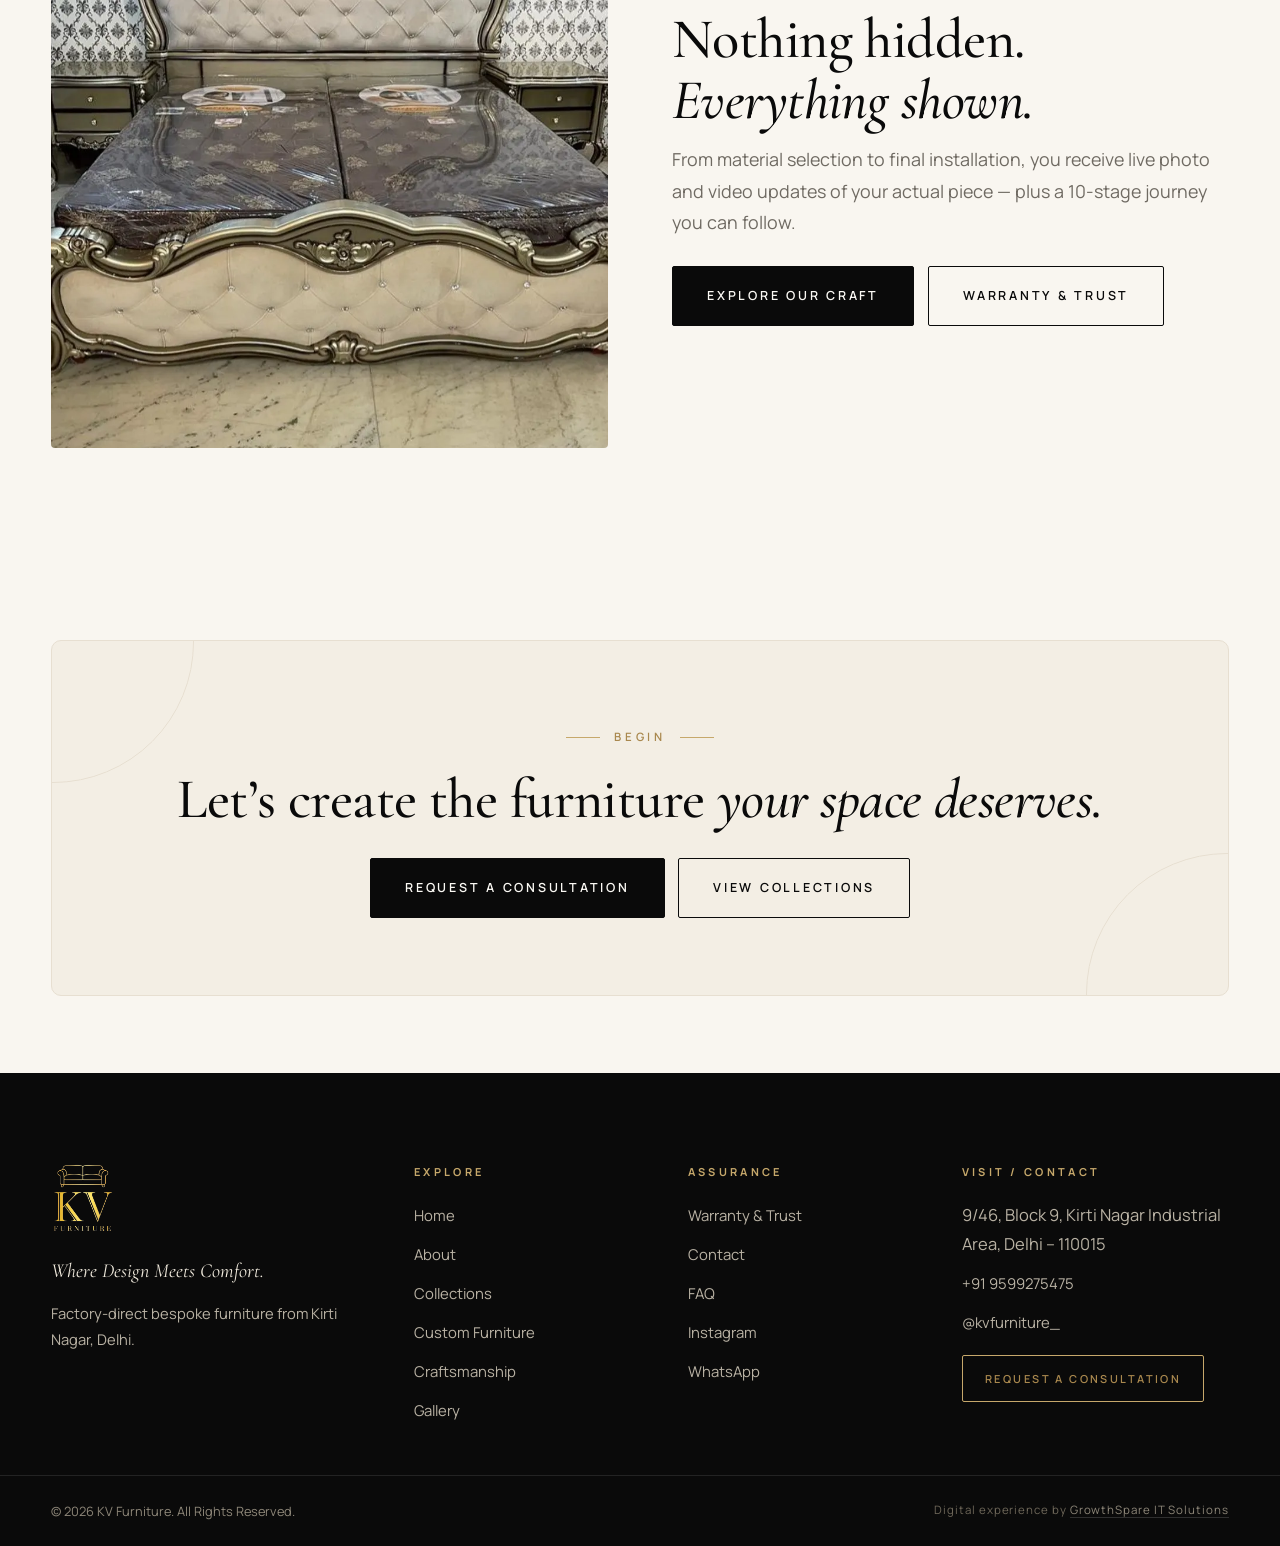
<file: about.html>
<!DOCTYPE html>
<html lang="en">
<head>
<meta charset="UTF-8">
<meta name="viewport" content="width=device-width, initial-scale=1.0">
<title>About KV Furniture — Bespoke Luxury Furniture Manufacturer, Kirti Nagar Delhi</title>
<meta name="description" content="Founded May 2022 by Pankaj Soni & Vansh Soni, KV Furniture is a factory-direct bespoke furniture manufacturer in Kirti Nagar, Delhi. Built on craft, guided by trust.">
<link rel="canonical" href="https://www.kvfurniture.in/about.html">
<meta name="robots" content="index, follow">
<meta property="og:type" content="website"><meta property="og:site_name" content="KV Furniture">
<meta property="og:title" content="About KV Furniture — Built on Craft. Guided by Trust.">
<meta property="og:description" content="A family-led bespoke furniture manufacturer from Kirti Nagar, Delhi. Made to order since May 2022.">
<meta property="og:url" content="https://www.kvfurniture.in/about.html">
<meta property="og:image" content="https://www.kvfurniture.in/kv5.jpg">
<link rel="icon" type="image/png" href="assets/favicon.png"><link rel="icon" href="favicon.ico">
<link rel="preconnect" href="https://fonts.googleapis.com"><link rel="preconnect" href="https://fonts.gstatic.com" crossorigin>
<link href="https://fonts.googleapis.com/css2?family=Cormorant+Garamond:ital,wght@0,400;0,500;0,600;1,400;1,500&family=Manrope:wght@400;500;600;700&display=swap" rel="stylesheet">
<link rel="stylesheet" href="css/style.css">
</head>
<body>
<a class="skip" href="#main">Skip to content</a>
<div class="top-note">Bespoke · Factory Direct · <b>Kirti Nagar, Delhi</b></div>
<header class="site-header">
  <div class="container nav-inner">
    <a class="brand" href="index.html" aria-label="KV Furniture — home"><img src="assets/logo-nav.png" alt="KV Furniture logo" width="48" height="54"><span class="brand-txt"><strong>KV FURNITURE</strong><span>Kirti Nagar · Delhi</span></span></a>
    <nav aria-label="Primary"><ul class="nav-links">
      <li><a href="index.html">Home</a></li><li><a href="about.html">About</a></li><li><a href="collections.html">Collections</a></li><li><a href="custom.html">Custom Furniture</a></li><li><a href="craftsmanship.html">Craftsmanship</a></li><li><a href="gallery.html">Gallery</a></li><li><a href="warranty.html">Warranty</a></li><li><a href="contact.html">Contact</a></li>
    </ul></nav>
    <div class="nav-cta"><a class="btn" href="contact.html">Discuss Your Design</a><button class="burger" aria-label="Open menu" aria-expanded="false"><span></span><span></span><span></span></button></div>
  </div>
</header>
<div class="mobile-menu"><a class="mlink" href="index.html">Home <small>01</small></a><a class="mlink" href="about.html">About <small>02</small></a><a class="mlink" href="collections.html">Collections <small>03</small></a><a class="mlink" href="custom.html">Custom Furniture <small>04</small></a><a class="mlink" href="craftsmanship.html">Craftsmanship <small>05</small></a><a class="mlink" href="gallery.html">Gallery <small>06</small></a><a class="mlink" href="warranty.html">Warranty <small>07</small></a><a class="mlink" href="contact.html">Contact <small>08</small></a><div class="mfoot"><a class="btn" href="contact.html">Discuss Your Design</a><a class="link-line" href="tel:+919599275475">Call +91 9599275475</a></div></div>

<main id="main">
<section class="page-hero"><div class="container">
  <p class="eyebrow" data-reveal>About KV Furniture</p>
  <h1 class="display-xl" data-reveal>Built on Craft.<br><span class="italic">Guided by Trust.</span></h1>
  <p class="lead" data-reveal>A premium, factory-direct bespoke furniture manufacturer from Kirti Nagar, Delhi — creating highly customised furniture for clients who care about design, craftsmanship, materials and transparency.</p>
</div></section>

<section class="section bg-white"><div class="container grid-2">
  <div>
    <p class="eyebrow" data-reveal>The KV Philosophy</p>
    <h2 class="display-lg" data-reveal>Made once. <span class="italic">Made yours.</span></h2>
    <p class="lead" data-reveal style="margin-top:16px">KV Furniture began in <strong>May 2022</strong> with a simple conviction — that furniture should be built around the family that lives with it. Not stocked, not standardised, not hurried.</p>
    <p data-reveal style="margin-top:14px;color:var(--muted)">Every piece leaves our Kirti Nagar factory only after it has been measured, discussed, material-matched and inspected for one specific home. That is slower than retail. It is also why our pieces feel different the moment you sit in them.</p>
    <ul class="check-list stagger">
      <li><span class="tick">✓</span><div><strong>100% made to order</strong> <span class="small">— no unnecessary stock, no compromise pieces.</span></div></li>
      <li><span class="tick">✓</span><div><strong>Factory-direct honesty</strong> <span class="small">— you speak with the makers, not middlemen.</span></div></li>
      <li><span class="tick">✓</span><div><strong>Long-term confidence</strong> <span class="small">— 5-year easy-claim warranty on every piece.</span></div></li>
    </ul>
  </div>
  <div><div class="img-reveal" data-reveal style="aspect-ratio:4/5"><img src="kv2.jpg" alt="KV Furniture drawing-room suite in ivory and gold" loading="lazy"></div><div class="caption"><span>Venetian Royal Suite</span><b>KV Studio</b></div></div>
</div></section>

<section class="section"><div class="container">
  <div class="center" style="max-width:760px;margin:0 auto"><p class="eyebrow center" data-reveal>Founders</p><h2 class="display-lg" data-reveal>Family-led. <span class="italic">Craft-led. Trust-led.</span></h2></div>
  <div class="founders stagger" style="margin-top:40px">
    <div class="founder"><div class="mono">P</div><h3>Pankaj Soni</h3><span class="role">Founder</span><p>Sets the workshop standard — seasoned wood, honest joinery, hand carving and finishes that age gracefully. Nothing leaves the floor until it meets his eye.</p></div>
    <div class="founder"><div class="mono">V</div><h3>Vansh Soni</h3><span class="role">Managing Director</span><p>Owns the client journey — design discussions, live making-updates, delivery and after-sales care. One point of contact, start to installed.</p></div>
  </div>
</div></section>

<section class="section bg-white"><div class="container">
  <p class="eyebrow" data-reveal>Why Made-to-Order</p>
  <h2 class="display-lg" data-reveal>Designed for <span class="italic">the way you live.</span></h2>
  <div class="cards stagger" style="margin-top:36px">
    <article class="card"><div class="card-body"><span class="tag">Fit</span><h3>To your dimensions</h3><p>Rooms are never standard. Your sofa, bed or dining set shouldn&rsquo;t be either — every measurement is taken for your space.</p></div></article>
    <article class="card"><div class="card-body"><span class="tag">Material</span><h3>To your standard</h3><p>Latex foam, seasoned wood, premium fabrics and branded hardware — selected with you, never substituted silently.</p></div></article>
    <article class="card"><div class="card-body"><span class="tag">Time</span><h3>To your future</h3><p>Made slowly, backed for five years, and built to be re-polished and loved for decades — not replaced in three.</p></div></article>
  </div>
</div></section>

<section class="section"><div class="container grid-2">
  <div class="img-reveal" data-reveal style="aspect-ratio:4/4.4"><img src="kv1.jpg" alt="Royal KV bed with crown carving" loading="lazy"></div>
  <div>
    <p class="eyebrow" data-reveal>Materials · Factory · Transparency</p>
    <h2 class="display-lg" data-reveal>Nothing hidden. <span class="italic">Everything shown.</span></h2>
    <p class="lead" data-reveal style="margin-top:14px">From material selection to final installation, you receive live photo and video updates of your actual piece — plus a 10-stage journey you can follow.</p>
    <div style="display:flex;gap:14px;flex-wrap:wrap;margin-top:28px" data-reveal>
      <a class="btn" href="craftsmanship.html">Explore Our Craft</a>
      <a class="btn btn--light" href="warranty.html">Warranty &amp; Trust</a>
    </div>
  </div>
</div></section>

<section class="section-tight"><div class="container"><div class="cta-band" data-reveal>
  <p class="eyebrow center">Begin</p>
  <h2 class="display-lg">Let&rsquo;s create the furniture <span class="italic">your space deserves.</span></h2>
  <div style="display:flex;gap:14px;justify-content:center;flex-wrap:wrap;margin-top:28px"><a class="btn" href="contact.html">Request a Consultation</a><a class="btn btn--light" href="collections.html">View Collections</a></div>
</div></div></section>
</main>

<footer class="site-footer"><div class="container foot-grid">
  <div class="foot-brand"><img src="assets/logo-nav.png" alt="KV Furniture logo" loading="lazy"><p class="tagline">Where Design Meets Comfort.</p><p>Factory-direct bespoke furniture from Kirti Nagar, Delhi.</p></div>
  <div><h4>Explore</h4><ul class="foot-links"><li><a href="index.html">Home</a></li><li><a href="about.html">About</a></li><li><a href="collections.html">Collections</a></li><li><a href="custom.html">Custom Furniture</a></li><li><a href="craftsmanship.html">Craftsmanship</a></li><li><a href="gallery.html">Gallery</a></li></ul></div>
  <div><h4>Assurance</h4><ul class="foot-links"><li><a href="warranty.html">Warranty &amp; Trust</a></li><li><a href="contact.html">Contact</a></li><li><a href="faq.html">FAQ</a></li><li><a href="https://www.instagram.com/kvfurniture_" target="_blank" rel="noopener">Instagram</a></li><li><a href="https://wa.me/919599275475" target="_blank" rel="noopener">WhatsApp</a></li></ul></div>
  <div><h4>Visit / Contact</h4><ul class="foot-links"><li>9/46, Block 9, Kirti Nagar Industrial Area, Delhi – 110015</li><li><a href="tel:+919599275475">+91 9599275475</a></li><li><a href="https://www.instagram.com/kvfurniture_" target="_blank" rel="noopener">@kvfurniture_</a></li></ul><p style="margin-top:18px"><a class="btn btn--gold" href="contact.html" style="padding:13px 22px;font-size:11px">Request a Consultation</a></p></div>
</div><div class="foot-bottom"><div class="container" style="display:flex;justify-content:space-between;gap:14px;flex-wrap:wrap"><span>© <span data-year>2026</span> KV Furniture. All Rights Reserved.</span><span class="credit">Digital experience by <a href="#" rel="nofollow">GrowthSpare IT Solutions</a></span></div></div></footer>
<script src="js/main.js" defer></script>
</body>
</html>
</file>
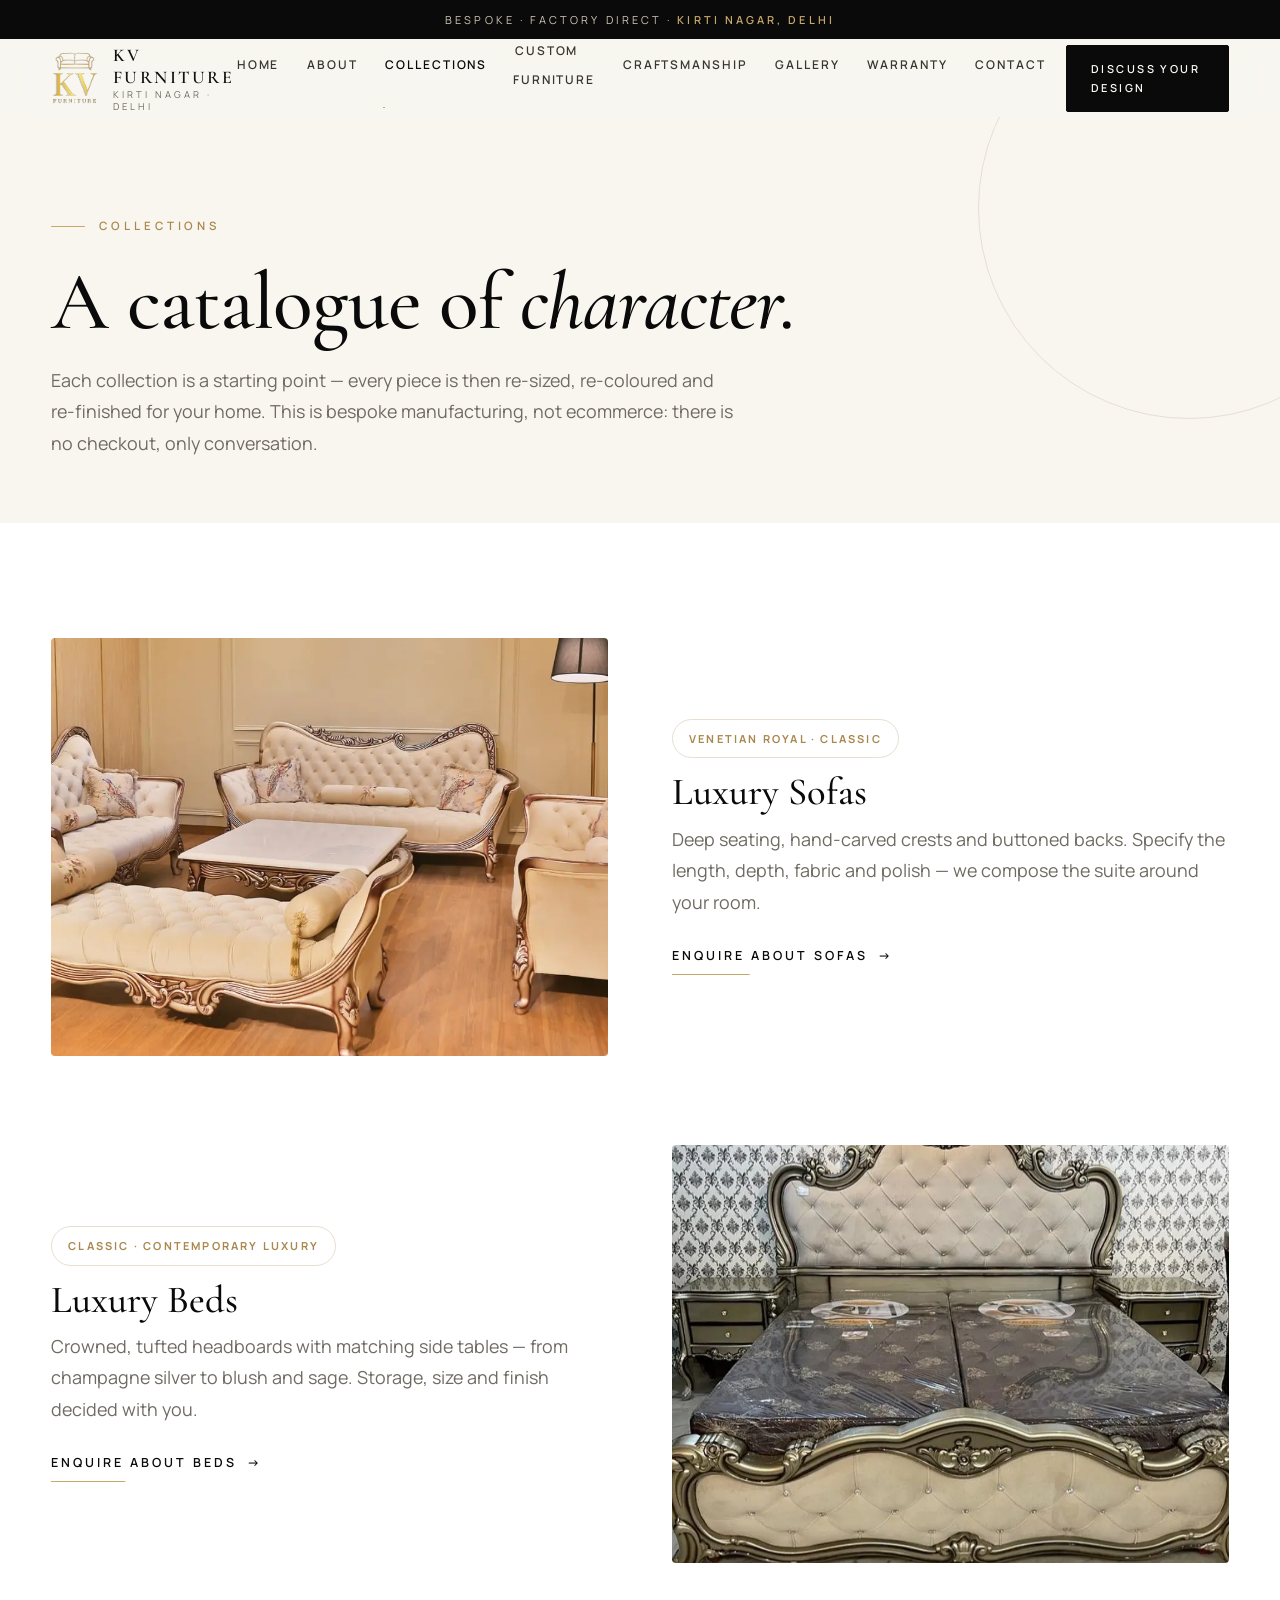
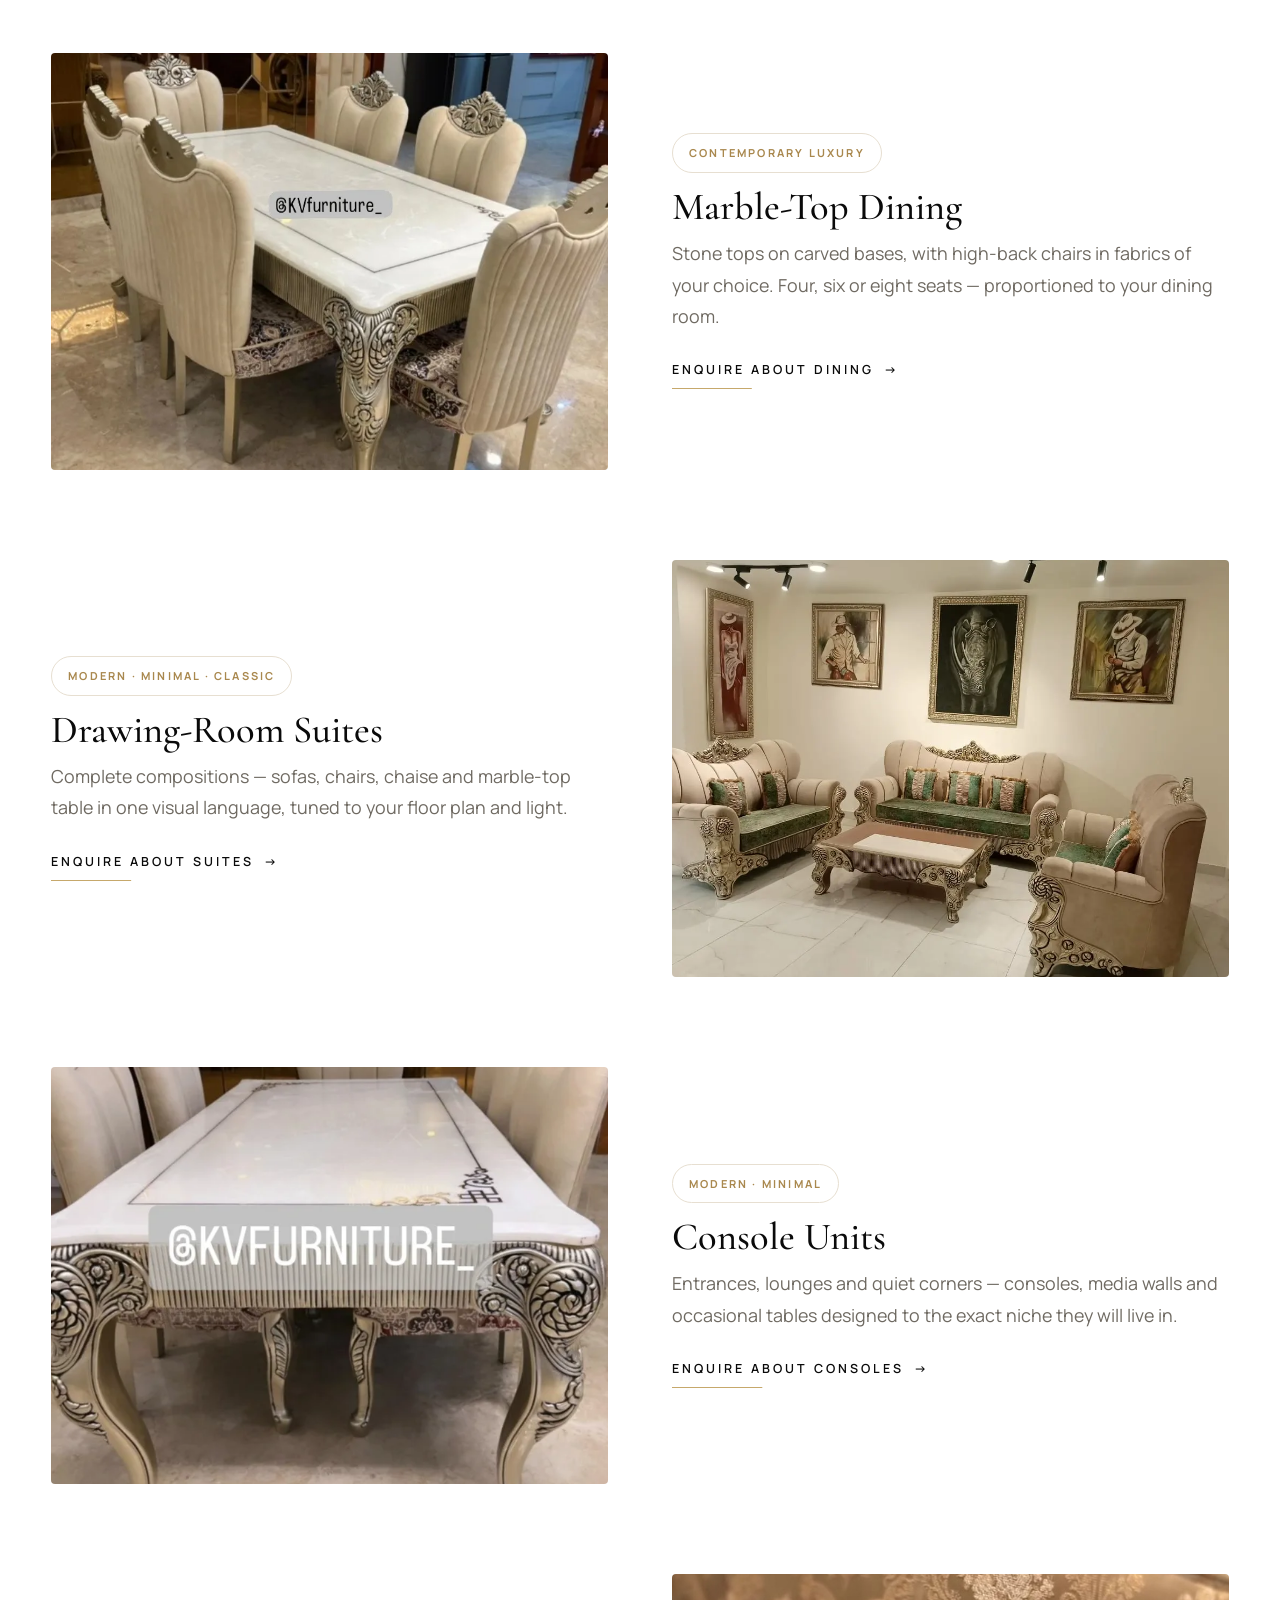
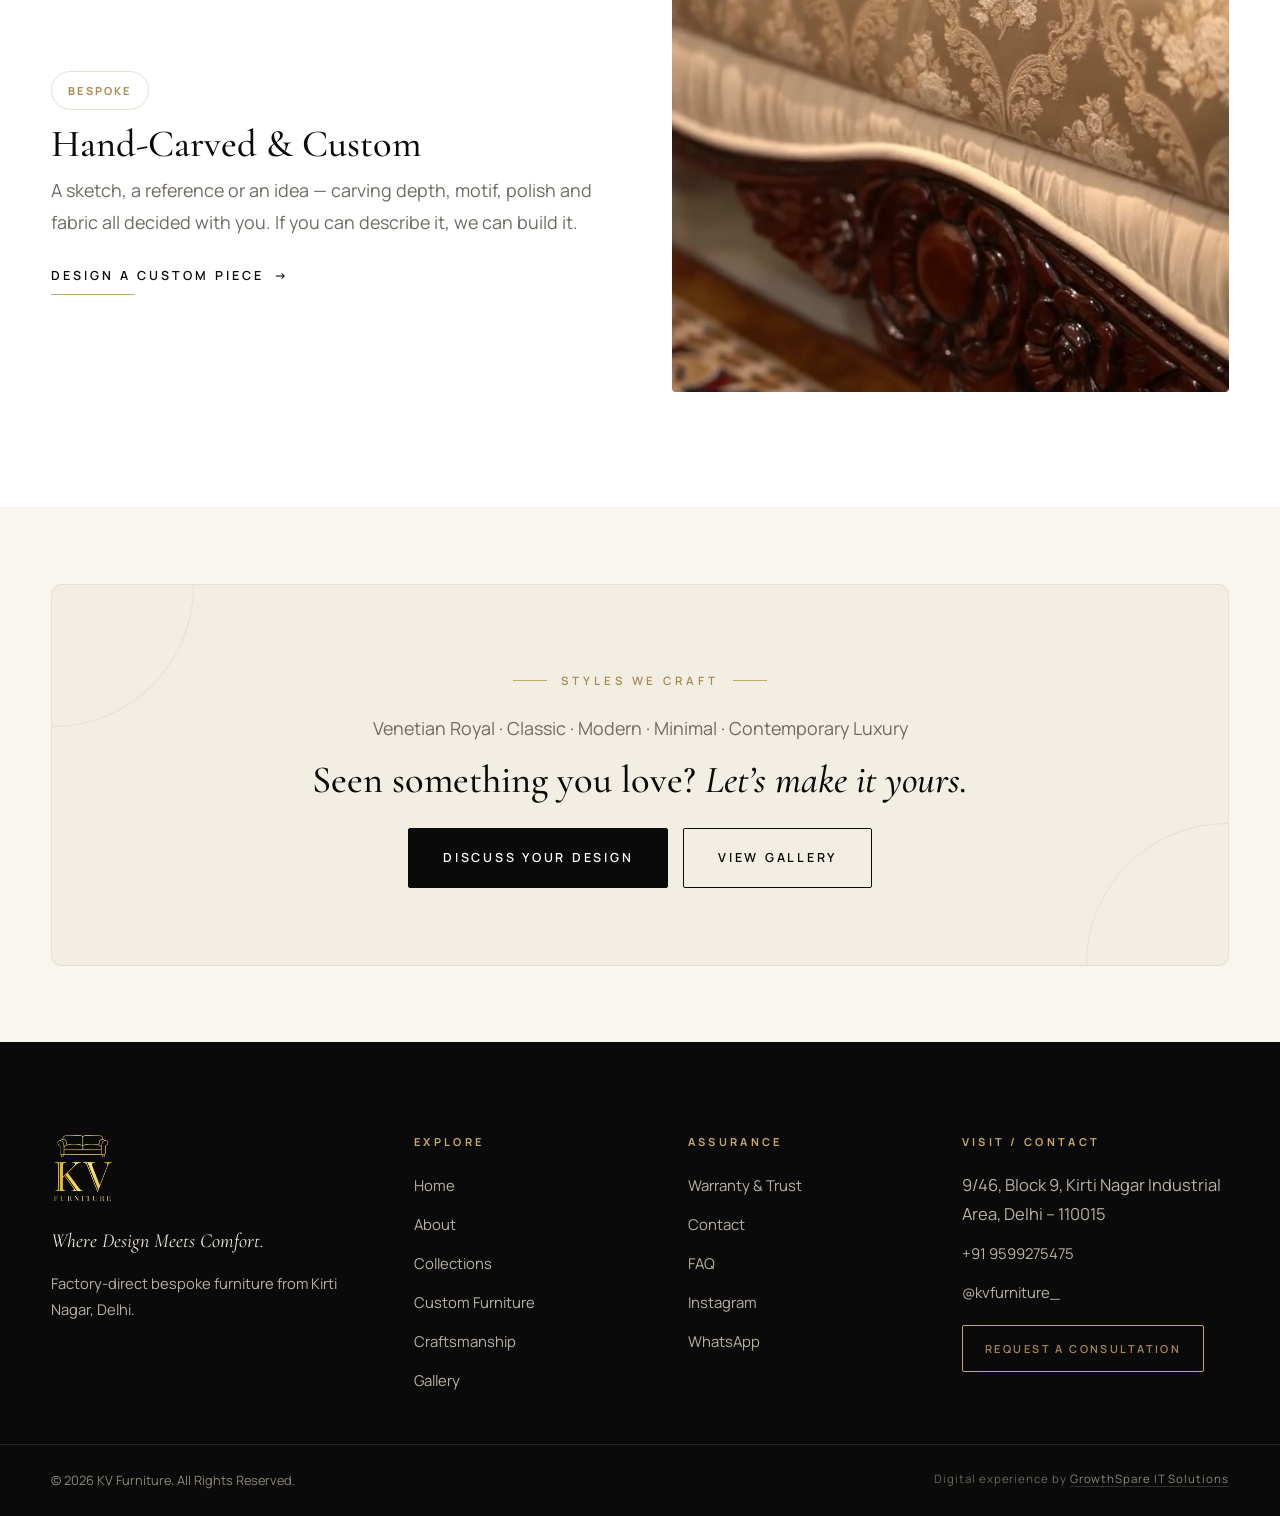
<file: collections.html>
<!DOCTYPE html>
<html lang="en">
<head>
<meta charset="UTF-8">
<meta name="viewport" content="width=device-width, initial-scale=1.0">
<title>Collections — Luxury Sofas, Beds, Dining & Suites | KV Furniture Delhi</title>
<meta name="description" content="Explore KV Furniture's signature collections: luxury sofas, royal beds, marble-top dining, drawing-room suites & fully custom furniture — all made to order in Kirti Nagar, Delhi.">
<link rel="canonical" href="https://www.kvfurniture.in/collections.html">
<meta name="robots" content="index, follow">
<meta property="og:type" content="website"><meta property="og:site_name" content="KV Furniture">
<meta property="og:title" content="KV Furniture Collections — Luxury, Made to Order">
<meta property="og:description" content="Sofas, beds, marble-top dining, drawing-room suites & custom furniture. Factory-direct from Delhi.">
<meta property="og:url" content="https://www.kvfurniture.in/collections.html">
<meta property="og:image" content="https://www.kvfurniture.in/kv2.jpg">
<link rel="icon" type="image/png" href="assets/favicon.png"><link rel="icon" href="favicon.ico">
<link rel="preconnect" href="https://fonts.googleapis.com"><link rel="preconnect" href="https://fonts.gstatic.com" crossorigin>
<link href="https://fonts.googleapis.com/css2?family=Cormorant+Garamond:ital,wght@0,400;0,500;0,600;1,400;1,500&family=Manrope:wght@400;500;600;700&display=swap" rel="stylesheet">
<link rel="stylesheet" href="css/style.css">
</head>
<body>
<a class="skip" href="#main">Skip to content</a>
<div class="top-note">Bespoke · Factory Direct · <b>Kirti Nagar, Delhi</b></div>
<header class="site-header">
  <div class="container nav-inner">
    <a class="brand" href="index.html" aria-label="KV Furniture — home"><img src="assets/logo-nav.png" alt="KV Furniture logo" width="48" height="54"><span class="brand-txt"><strong>KV FURNITURE</strong><span>Kirti Nagar · Delhi</span></span></a>
    <nav aria-label="Primary"><ul class="nav-links">
      <li><a href="index.html">Home</a></li><li><a href="about.html">About</a></li><li><a href="collections.html">Collections</a></li><li><a href="custom.html">Custom Furniture</a></li><li><a href="craftsmanship.html">Craftsmanship</a></li><li><a href="gallery.html">Gallery</a></li><li><a href="warranty.html">Warranty</a></li><li><a href="contact.html">Contact</a></li>
    </ul></nav>
    <div class="nav-cta"><a class="btn" href="contact.html">Discuss Your Design</a><button class="burger" aria-label="Open menu" aria-expanded="false"><span></span><span></span><span></span></button></div>
  </div>
</header>
<div class="mobile-menu"><a class="mlink" href="index.html">Home <small>01</small></a><a class="mlink" href="about.html">About <small>02</small></a><a class="mlink" href="collections.html">Collections <small>03</small></a><a class="mlink" href="custom.html">Custom Furniture <small>04</small></a><a class="mlink" href="craftsmanship.html">Craftsmanship <small>05</small></a><a class="mlink" href="gallery.html">Gallery <small>06</small></a><a class="mlink" href="warranty.html">Warranty <small>07</small></a><a class="mlink" href="contact.html">Contact <small>08</small></a><div class="mfoot"><a class="btn" href="contact.html">Discuss Your Design</a><a class="link-line" href="tel:+919599275475">Call +91 9599275475</a></div></div>

<main id="main">
<section class="page-hero"><div class="container">
  <p class="eyebrow" data-reveal>Collections</p>
  <h1 class="display-xl" data-reveal>A catalogue of <span class="italic">character.</span></h1>
  <p class="lead" data-reveal>Each collection is a starting point — every piece is then re-sized, re-coloured and re-finished for your home. This is bespoke manufacturing, not ecommerce: there is no checkout, only conversation.</p>
</div></section>

<section class="section bg-white"><div class="container">
  <div id="sofas" class="grid-2" style="margin-bottom:clamp(56px,7vw,96px)">
    <div class="img-reveal" data-reveal style="aspect-ratio:4/3"><img src="kv2.jpg" alt="Luxury hand-carved ivory sofa suite" loading="lazy"></div>
    <div><span class="pill" data-reveal>Venetian Royal · Classic</span><h2 class="display-md" data-reveal style="margin-top:14px">Luxury Sofas</h2><p class="lead" data-reveal style="margin-top:10px">Deep seating, hand-carved crests and buttoned backs. Specify the length, depth, fabric and polish — we compose the suite around your room.</p><p data-reveal style="margin-top:22px"><a class="link-line" href="contact.html">Enquire about sofas <span class="arr">→</span></a></p></div>
  </div>
  <div id="beds" class="grid-2" style="margin-bottom:clamp(56px,7vw,96px)">
    <div><span class="pill" data-reveal>Classic · Contemporary Luxury</span><h2 class="display-md" data-reveal style="margin-top:14px">Luxury Beds</h2><p class="lead" data-reveal style="margin-top:10px">Crowned, tufted headboards with matching side tables — from champagne silver to blush and sage. Storage, size and finish decided with you.</p><p data-reveal style="margin-top:22px"><a class="link-line" href="contact.html">Enquire about beds <span class="arr">→</span></a></p></div>
    <div class="img-reveal" data-reveal style="aspect-ratio:4/3"><img src="kv1.jpg" alt="Royal upholstered bed with carved frame" loading="lazy"></div>
  </div>
  <div id="dining" class="grid-2" style="margin-bottom:clamp(56px,7vw,96px)">
    <div class="img-reveal" data-reveal style="aspect-ratio:4/3"><img src="kv3.jpg" alt="Marble-top dining set with carved chairs" loading="lazy"></div>
    <div><span class="pill" data-reveal>Contemporary Luxury</span><h2 class="display-md" data-reveal style="margin-top:14px">Marble-Top Dining</h2><p class="lead" data-reveal style="margin-top:10px">Stone tops on carved bases, with high-back chairs in fabrics of your choice. Four, six or eight seats — proportioned to your dining room.</p><p data-reveal style="margin-top:22px"><a class="link-line" href="contact.html">Enquire about dining <span class="arr">→</span></a></p></div>
  </div>
  <div id="suites" class="grid-2" style="margin-bottom:clamp(56px,7vw,96px)">
    <div><span class="pill" data-reveal>Modern · Minimal · Classic</span><h2 class="display-md" data-reveal style="margin-top:14px">Drawing-Room Suites</h2><p class="lead" data-reveal style="margin-top:10px">Complete compositions — sofas, chairs, chaise and marble-top table in one visual language, tuned to your floor plan and light.</p><p data-reveal style="margin-top:22px"><a class="link-line" href="contact.html">Enquire about suites <span class="arr">→</span></a></p></div>
    <div class="img-reveal" data-reveal style="aspect-ratio:4/3"><img src="kv5.jpg" alt="Classic drawing-room sofa set" loading="lazy"></div>
  </div>
  <div id="consoles" class="grid-2" style="margin-bottom:clamp(56px,7vw,96px)">
    <div class="img-reveal" data-reveal style="aspect-ratio:4/3"><img src="kv4.jpg" alt="Carved console and table detailing" loading="lazy"></div>
    <div><span class="pill" data-reveal>Modern · Minimal</span><h2 class="display-md" data-reveal style="margin-top:14px">Console Units</h2><p class="lead" data-reveal style="margin-top:10px">Entrances, lounges and quiet corners — consoles, media walls and occasional tables designed to the exact niche they will live in.</p><p data-reveal style="margin-top:22px"><a class="link-line" href="contact.html">Enquire about consoles <span class="arr">→</span></a></p></div>
  </div>
  <div id="carved" class="grid-2">
    <div><span class="pill" data-reveal>Bespoke</span><h2 class="display-md" data-reveal style="margin-top:14px">Hand-Carved &amp; Custom</h2><p class="lead" data-reveal style="margin-top:10px">A sketch, a reference or an idea — carving depth, motif, polish and fabric all decided with you. If you can describe it, we can build it.</p><p data-reveal style="margin-top:22px"><a class="link-line" href="custom.html">Design a custom piece <span class="arr">→</span></a></p></div>
    <div class="img-reveal" data-reveal style="aspect-ratio:4/3"><img src="assets/posters/film5.jpg" alt="Close-up of hand-carved furniture frame" loading="lazy"></div>
  </div>
</div></section>

<section class="section-tight"><div class="container"><div class="cta-band" data-reveal>
  <p class="eyebrow center">Styles we craft</p>
  <p class="lead" style="margin:0 auto">Venetian Royal · Classic · Modern · Minimal · Contemporary Luxury</p>
  <h2 class="display-md" style="margin-top:16px">Seen something you love? <span class="italic">Let&rsquo;s make it yours.</span></h2>
  <div style="display:flex;gap:14px;justify-content:center;flex-wrap:wrap;margin-top:26px"><a class="btn" href="contact.html">Discuss Your Design</a><a class="btn btn--light" href="gallery.html">View Gallery</a></div>
</div></div></section>
</main>

<footer class="site-footer"><div class="container foot-grid">
  <div class="foot-brand"><img src="assets/logo-nav.png" alt="KV Furniture logo" loading="lazy"><p class="tagline">Where Design Meets Comfort.</p><p>Factory-direct bespoke furniture from Kirti Nagar, Delhi.</p></div>
  <div><h4>Explore</h4><ul class="foot-links"><li><a href="index.html">Home</a></li><li><a href="about.html">About</a></li><li><a href="collections.html">Collections</a></li><li><a href="custom.html">Custom Furniture</a></li><li><a href="craftsmanship.html">Craftsmanship</a></li><li><a href="gallery.html">Gallery</a></li></ul></div>
  <div><h4>Assurance</h4><ul class="foot-links"><li><a href="warranty.html">Warranty &amp; Trust</a></li><li><a href="contact.html">Contact</a></li><li><a href="faq.html">FAQ</a></li><li><a href="https://www.instagram.com/kvfurniture_" target="_blank" rel="noopener">Instagram</a></li><li><a href="https://wa.me/919599275475" target="_blank" rel="noopener">WhatsApp</a></li></ul></div>
  <div><h4>Visit / Contact</h4><ul class="foot-links"><li>9/46, Block 9, Kirti Nagar Industrial Area, Delhi – 110015</li><li><a href="tel:+919599275475">+91 9599275475</a></li><li><a href="https://www.instagram.com/kvfurniture_" target="_blank" rel="noopener">@kvfurniture_</a></li></ul><p style="margin-top:18px"><a class="btn btn--gold" href="contact.html" style="padding:13px 22px;font-size:11px">Request a Consultation</a></p></div>
</div><div class="foot-bottom"><div class="container" style="display:flex;justify-content:space-between;gap:14px;flex-wrap:wrap"><span>© <span data-year>2026</span> KV Furniture. All Rights Reserved.</span><span class="credit">Digital experience by <a href="#" rel="nofollow">GrowthSpare IT Solutions</a></span></div></div></footer>
<script src="js/main.js" defer></script>
</body>
</html>
</file>
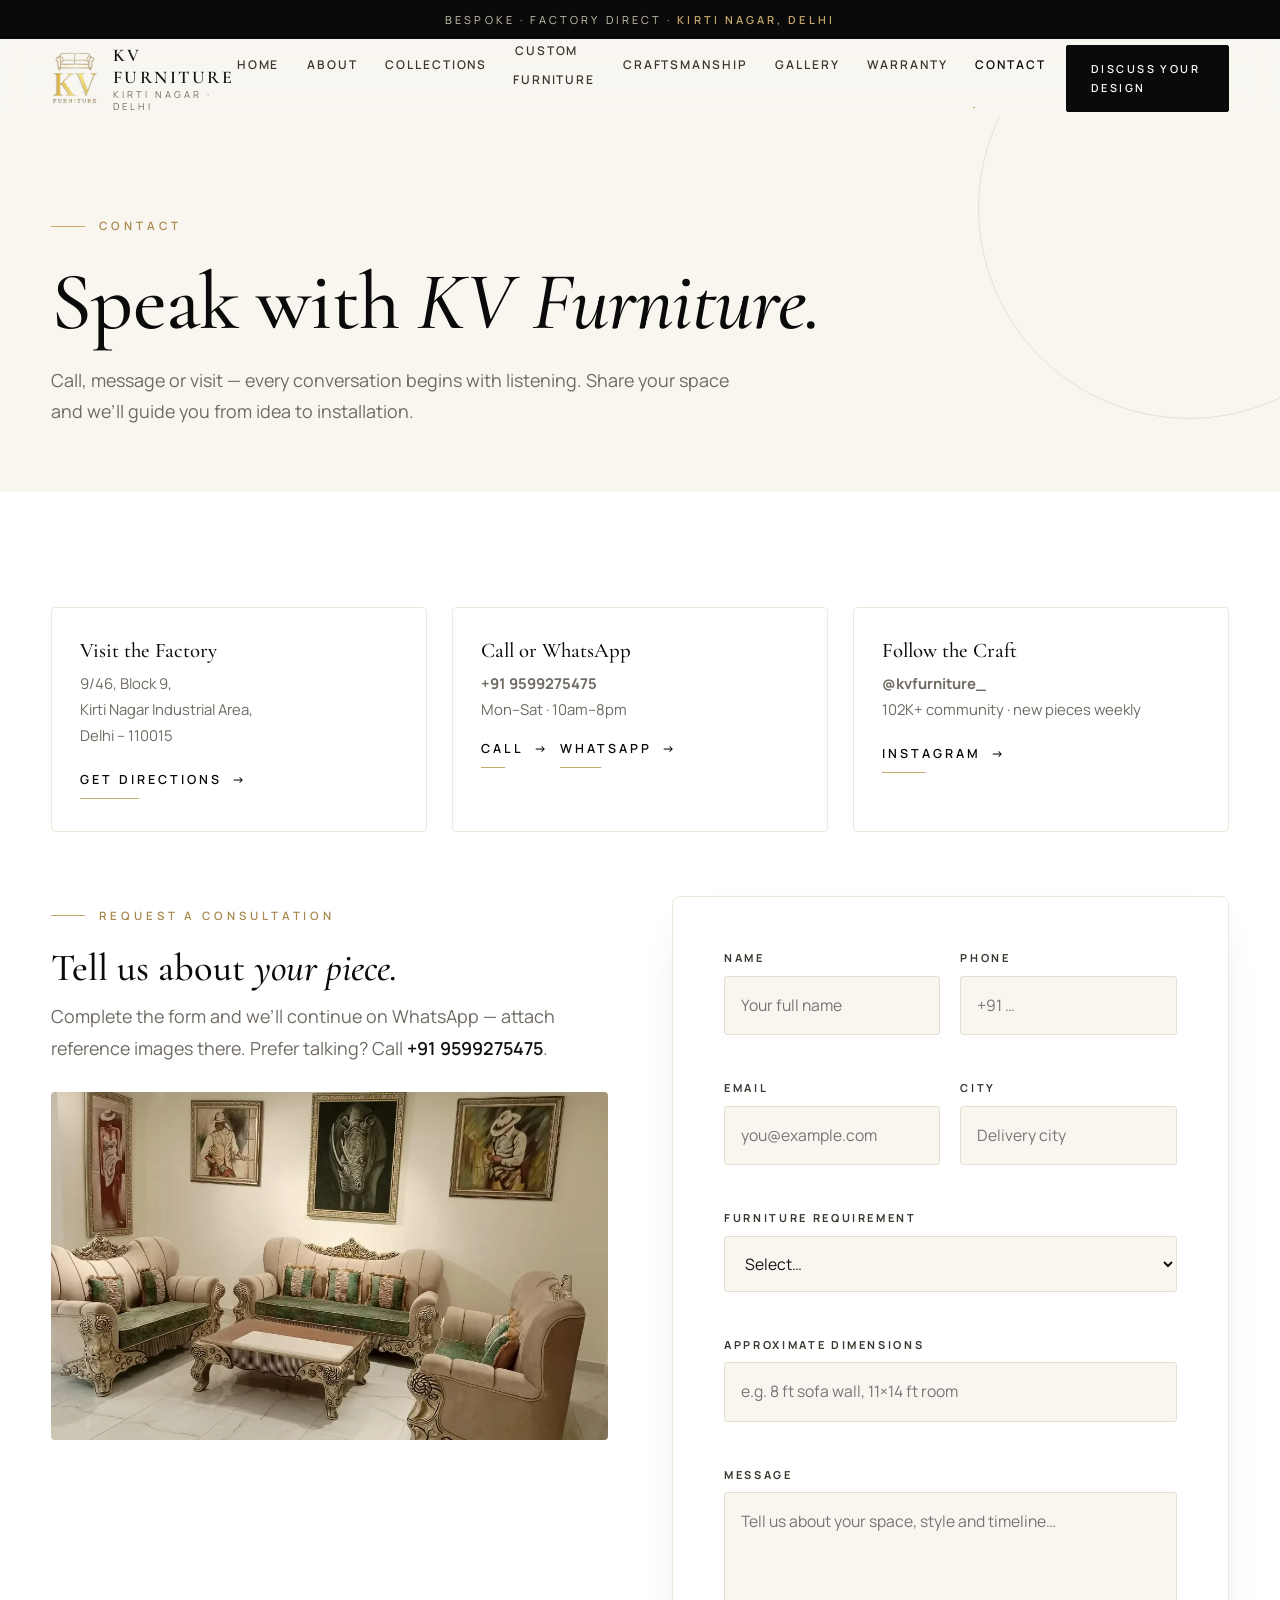
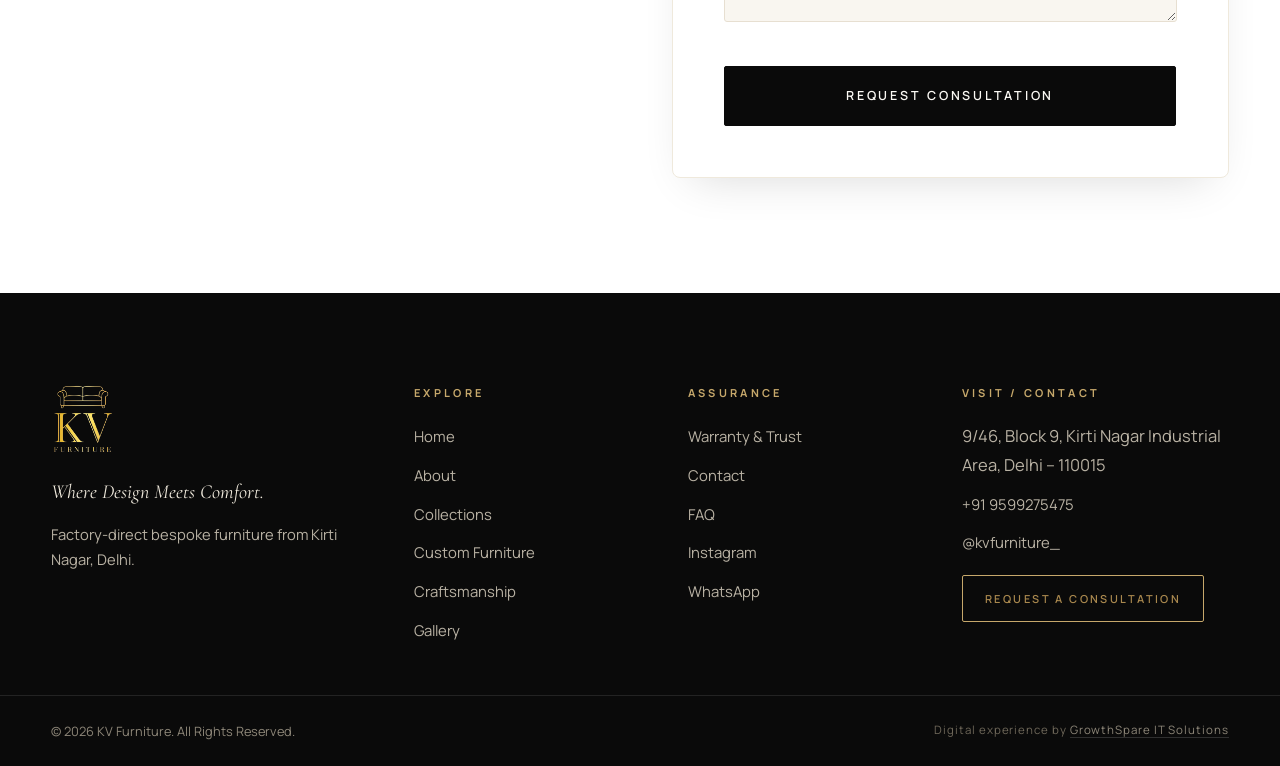
<file: contact.html>
<!DOCTYPE html>
<html lang="en">
<head>
<meta charset="UTF-8">
<meta name="viewport" content="width=device-width, initial-scale=1.0">
<title>Contact KV Furniture — Kirti Nagar Delhi | Request a Consultation</title>
<meta name="description" content="Visit or contact KV Furniture: 9/46 Block 9, Kirti Nagar Industrial Area, Delhi 110015. Call +91 9599275475, WhatsApp or request a consultation for bespoke furniture.">
<link rel="canonical" href="https://www.kvfurniture.in/contact.html">
<meta name="robots" content="index, follow">
<meta property="og:type" content="website"><meta property="og:site_name" content="KV Furniture">
<meta property="og:title" content="Contact KV Furniture — Request a Consultation">
<meta property="og:url" content="https://www.kvfurniture.in/contact.html">
<meta property="og:image" content="https://www.kvfurniture.in/kv2.jpg">
<link rel="icon" type="image/png" href="assets/favicon.png"><link rel="icon" href="favicon.ico">
<link rel="preconnect" href="https://fonts.googleapis.com"><link rel="preconnect" href="https://fonts.gstatic.com" crossorigin>
<link href="https://fonts.googleapis.com/css2?family=Cormorant+Garamond:ital,wght@0,400;0,500;0,600;1,400;1,500&family=Manrope:wght@400;500;600;700&display=swap" rel="stylesheet">
<link rel="stylesheet" href="css/style.css">
<script type="application/ld+json">
{"@context":"https://schema.org","@type":"LocalBusiness","name":"KV Furniture","telephone":"+91-9599275475","address":{"@type":"PostalAddress","streetAddress":"9/46, Block 9, Kirti Nagar Industrial Area","addressLocality":"Delhi","postalCode":"110015","addressCountry":"IN"},"sameAs":["https://www.instagram.com/kvfurniture_"]}
</script>
</head>
<body>
<a class="skip" href="#main">Skip to content</a>
<div class="top-note">Bespoke · Factory Direct · <b>Kirti Nagar, Delhi</b></div>
<header class="site-header">
  <div class="container nav-inner">
    <a class="brand" href="index.html" aria-label="KV Furniture — home"><img src="assets/logo-nav.png" alt="KV Furniture logo" width="48" height="54"><span class="brand-txt"><strong>KV FURNITURE</strong><span>Kirti Nagar · Delhi</span></span></a>
    <nav aria-label="Primary"><ul class="nav-links">
      <li><a href="index.html">Home</a></li><li><a href="about.html">About</a></li><li><a href="collections.html">Collections</a></li><li><a href="custom.html">Custom Furniture</a></li><li><a href="craftsmanship.html">Craftsmanship</a></li><li><a href="gallery.html">Gallery</a></li><li><a href="warranty.html">Warranty</a></li><li><a href="contact.html">Contact</a></li>
    </ul></nav>
    <div class="nav-cta"><a class="btn" href="contact.html">Discuss Your Design</a><button class="burger" aria-label="Open menu" aria-expanded="false"><span></span><span></span><span></span></button></div>
  </div>
</header>
<div class="mobile-menu"><a class="mlink" href="index.html">Home <small>01</small></a><a class="mlink" href="about.html">About <small>02</small></a><a class="mlink" href="collections.html">Collections <small>03</small></a><a class="mlink" href="custom.html">Custom Furniture <small>04</small></a><a class="mlink" href="craftsmanship.html">Craftsmanship <small>05</small></a><a class="mlink" href="gallery.html">Gallery <small>06</small></a><a class="mlink" href="warranty.html">Warranty <small>07</small></a><a class="mlink" href="contact.html">Contact <small>08</small></a><div class="mfoot"><a class="btn" href="contact.html">Discuss Your Design</a><a class="link-line" href="tel:+919599275475">Call +91 9599275475</a></div></div>

<main id="main">
<section class="page-hero"><div class="container">
  <p class="eyebrow" data-reveal>Contact</p>
  <h1 class="display-xl" data-reveal>Speak with <span class="italic">KV Furniture.</span></h1>
  <p class="lead" data-reveal>Call, message or visit — every conversation begins with listening. Share your space and we&rsquo;ll guide you from idea to installation.</p>
</div></section>

<section class="section bg-white"><div class="container">
  <div class="contact-cards stagger">
    <div class="contact-card"><h3>Visit the Factory</h3><p>9/46, Block 9,<br>Kirti Nagar Industrial Area,<br>Delhi – 110015</p><a class="link-line" href="https://www.google.com/maps/search/?api=1&query=KV+Furniture+Kirti+Nagar+Delhi" target="_blank" rel="noopener">Get Directions <span class="arr">→</span></a></div>
    <div class="contact-card"><h3>Call or WhatsApp</h3><p><a href="tel:+919599275475"><strong>+91 9599275475</strong></a><br>Mon–Sat · 10am–8pm</p><div style="display:flex;gap:10px;flex-wrap:wrap"><a class="link-line" href="tel:+919599275475">Call <span class="arr">→</span></a><a class="link-line" href="https://wa.me/919599275475?text=Hello%20KV%20Furniture%2C%20I%20would%20like%20to%20discuss%20a%20design." target="_blank" rel="noopener">WhatsApp <span class="arr">→</span></a></div></div>
    <div class="contact-card"><h3>Follow the Craft</h3><p><a href="https://www.instagram.com/kvfurniture_" target="_blank" rel="noopener"><strong>@kvfurniture_</strong></a><br>102K+ community · new pieces weekly</p><a class="link-line" href="https://www.instagram.com/kvfurniture_" target="_blank" rel="noopener">Instagram <span class="arr">→</span></a></div>
  </div>

  <div class="grid-2" style="margin-top:clamp(36px,5vw,64px);align-items:start">
    <div>
      <p class="eyebrow" data-reveal>Request a Consultation</p>
      <h2 class="display-md" data-reveal>Tell us about <span class="italic">your piece.</span></h2>
      <p class="lead" data-reveal style="margin-top:12px">Complete the form and we&rsquo;ll continue on WhatsApp — attach reference images there. Prefer talking? Call <a href="tel:+919599275475"><strong>+91 9599275475</strong></a>.</p>
      <div class="img-reveal" data-reveal style="margin-top:28px;aspect-ratio:16/10"><img src="kv5.jpg" alt="KV Furniture studio suite" loading="lazy"></div>
    </div>
    <div class="form-card" data-reveal>
      <form data-enquiry novalidate>
        <div class="form-grid">
          <div class="field"><label for="q-name">Name</label><input id="q-name" name="name" type="text" autocomplete="name" required placeholder="Your full name"><span class="fmsg"></span></div>
          <div class="field"><label for="q-phone">Phone</label><input id="q-phone" name="phone" type="tel" autocomplete="tel" required placeholder="+91 …"><span class="fmsg"></span></div>
          <div class="field"><label for="q-email">Email</label><input id="q-email" name="email" type="email" autocomplete="email" placeholder="you@example.com"><span class="fmsg"></span></div>
          <div class="field"><label for="q-city">City</label><input id="q-city" name="city" type="text" autocomplete="address-level2" required placeholder="Delivery city"><span class="fmsg"></span></div>
          <div class="field full"><label for="q-type">Furniture Requirement</label><select id="q-type" name="furniture_type" required><option value="">Select…</option><option>Sofa / Suite</option><option>Bed</option><option>Dining Set</option><option>Media Wall</option><option>Console / Table</option><option>Complete Room</option><option>Other</option></select><span class="fmsg"></span></div>
          <div class="field full"><label for="q-dim">Approximate Dimensions</label><input id="q-dim" name="dimensions" type="text" placeholder="e.g. 8 ft sofa wall, 11×14 ft room"><span class="fmsg"></span></div>
          <div class="field full"><label for="q-msg">Message</label><textarea id="q-msg" name="message" required placeholder="Tell us about your space, style and timeline…"></textarea><span class="fmsg"></span></div>
        </div>
        <button class="btn" type="submit" style="width:100%;justify-content:center;margin-top:20px">Request Consultation</button>
        <div class="form-ok"><strong>Thank you.</strong> Your enquiry is ready — complete it in WhatsApp and we&rsquo;ll respond shortly.</div>
      </form>
    </div>
  </div>
</div></section>
</main>

<footer class="site-footer"><div class="container foot-grid">
  <div class="foot-brand"><img src="assets/logo-nav.png" alt="KV Furniture logo" loading="lazy"><p class="tagline">Where Design Meets Comfort.</p><p>Factory-direct bespoke furniture from Kirti Nagar, Delhi.</p></div>
  <div><h4>Explore</h4><ul class="foot-links"><li><a href="index.html">Home</a></li><li><a href="about.html">About</a></li><li><a href="collections.html">Collections</a></li><li><a href="custom.html">Custom Furniture</a></li><li><a href="craftsmanship.html">Craftsmanship</a></li><li><a href="gallery.html">Gallery</a></li></ul></div>
  <div><h4>Assurance</h4><ul class="foot-links"><li><a href="warranty.html">Warranty &amp; Trust</a></li><li><a href="contact.html">Contact</a></li><li><a href="faq.html">FAQ</a></li><li><a href="https://www.instagram.com/kvfurniture_" target="_blank" rel="noopener">Instagram</a></li><li><a href="https://wa.me/919599275475" target="_blank" rel="noopener">WhatsApp</a></li></ul></div>
  <div><h4>Visit / Contact</h4><ul class="foot-links"><li>9/46, Block 9, Kirti Nagar Industrial Area, Delhi – 110015</li><li><a href="tel:+919599275475">+91 9599275475</a></li><li><a href="https://www.instagram.com/kvfurniture_" target="_blank" rel="noopener">@kvfurniture_</a></li></ul><p style="margin-top:18px"><a class="btn btn--gold" href="contact.html" style="padding:13px 22px;font-size:11px">Request a Consultation</a></p></div>
</div><div class="foot-bottom"><div class="container" style="display:flex;justify-content:space-between;gap:14px;flex-wrap:wrap"><span>© <span data-year>2026</span> KV Furniture. All Rights Reserved.</span><span class="credit">Digital experience by <a href="#" rel="nofollow">GrowthSpare IT Solutions</a></span></div></div></footer>
<script src="js/main.js" defer></script>
</body>
</html>
</file>
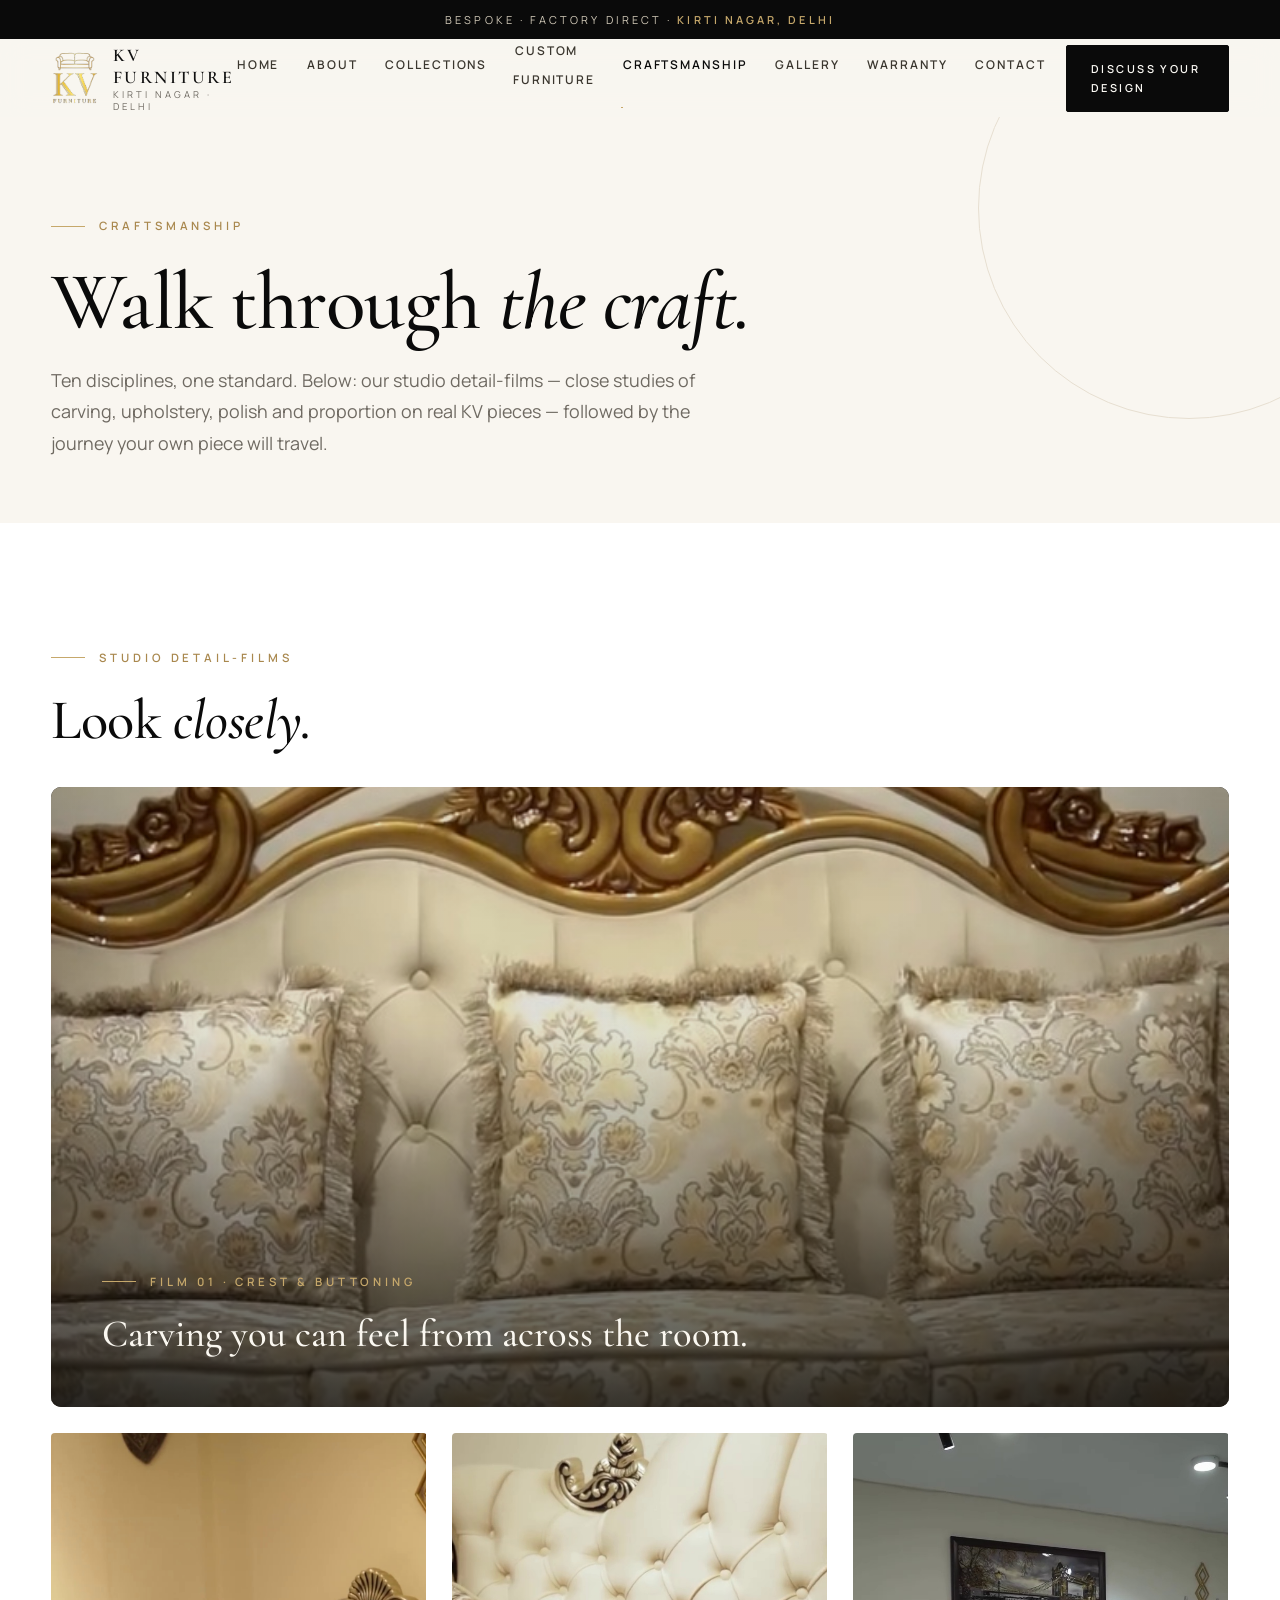
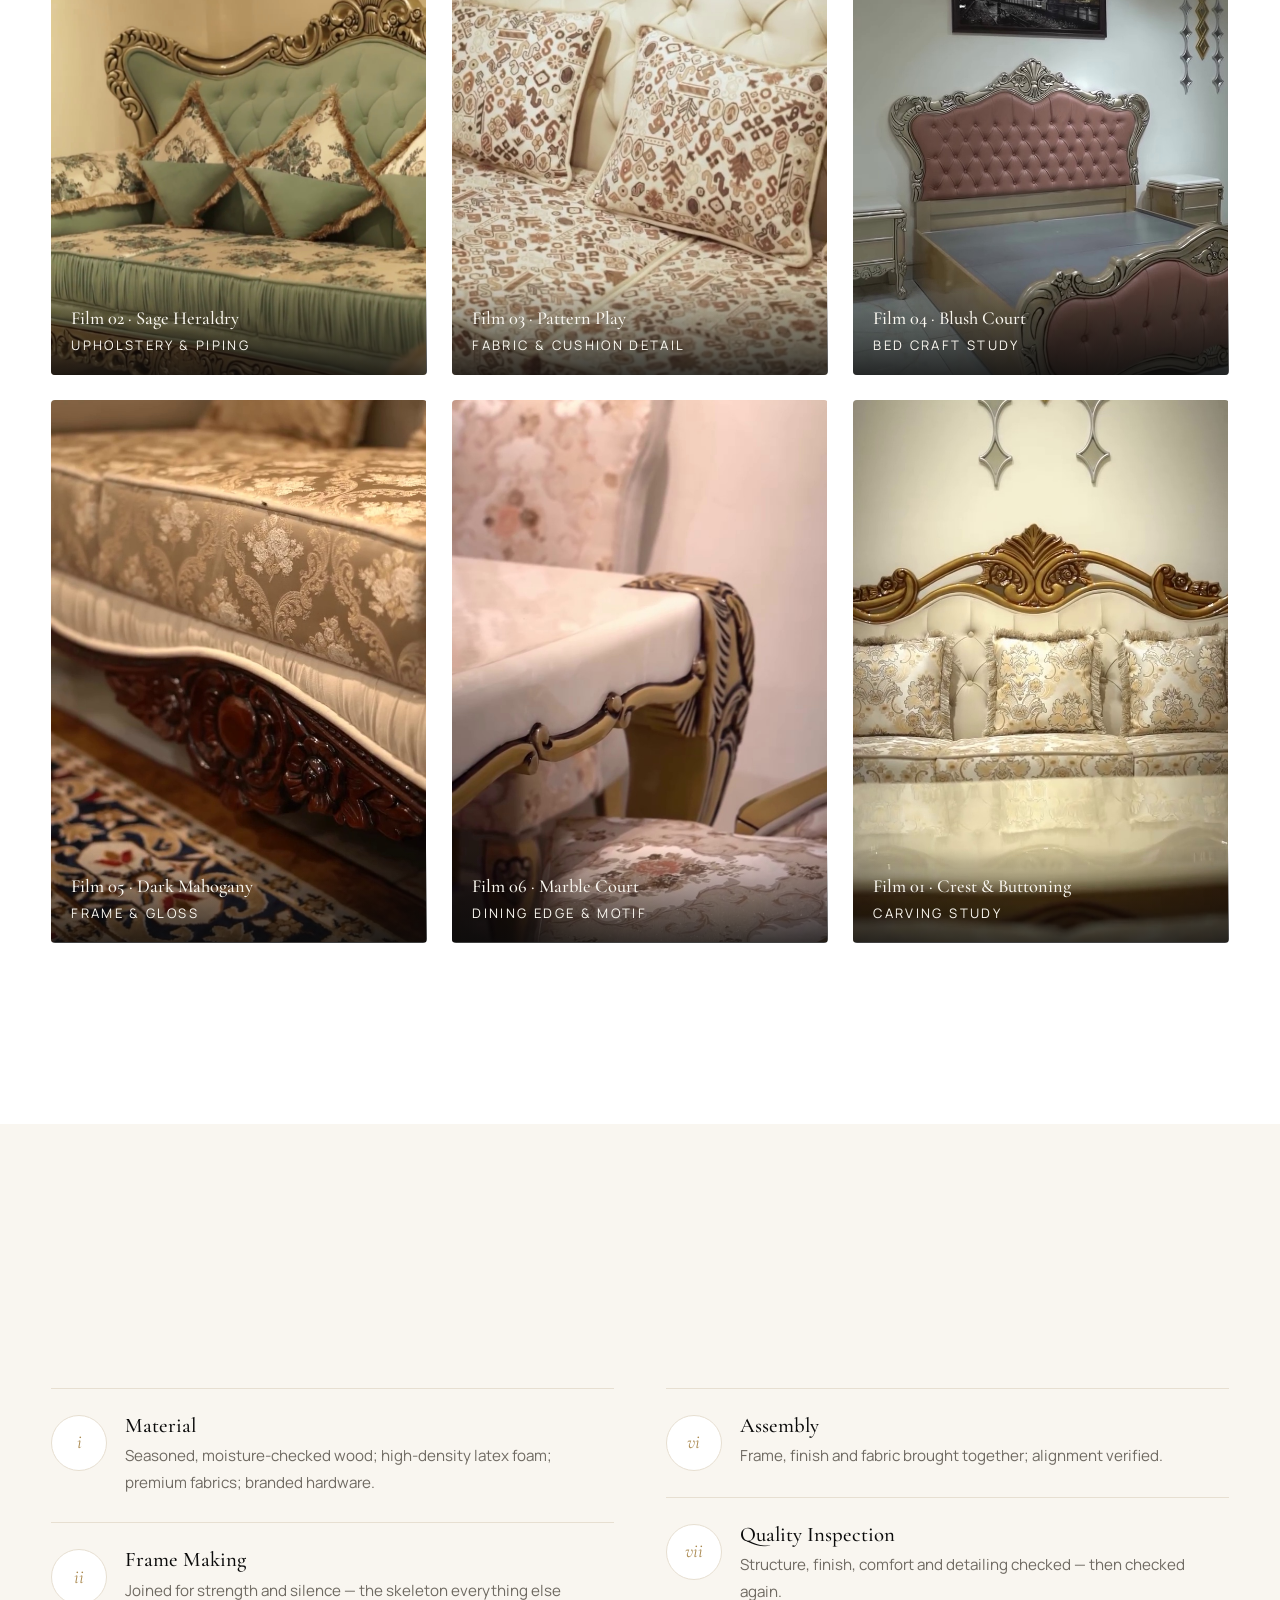
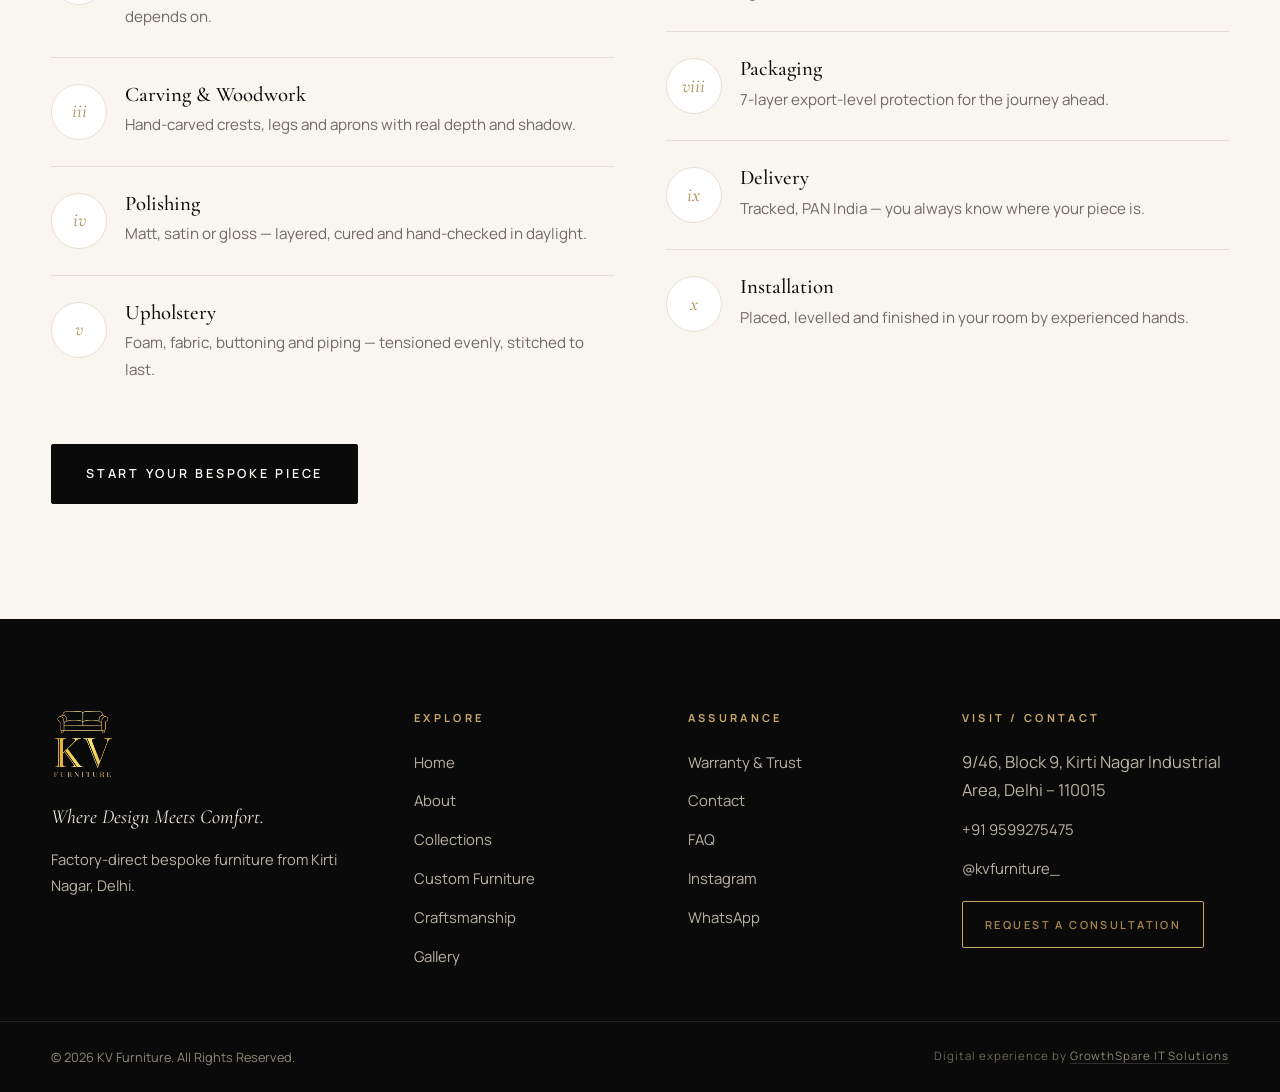
<file: craftsmanship.html>
<!DOCTYPE html>
<html lang="en">
<head>
<meta charset="UTF-8">
<meta name="viewport" content="width=device-width, initial-scale=1.0">
<title>Craftsmanship — Carving, Upholstery, Polish & Detail | KV Furniture Delhi</title>
<meta name="description" content="Walk through the KV Furniture craft: seasoned frames, hand carving, polishing, upholstery, quality inspection & installation. Detail films from our Delhi studio.">
<link rel="canonical" href="https://www.kvfurniture.in/craftsmanship.html">
<meta name="robots" content="index, follow">
<meta property="og:type" content="website"><meta property="og:site_name" content="KV Furniture">
<meta property="og:title" content="KV Furniture Craftsmanship — From Raw Material to Refined Form">
<meta property="og:url" content="https://www.kvfurniture.in/craftsmanship.html">
<meta property="og:image" content="https://www.kvfurniture.in/assets/posters/film1.jpg">
<link rel="icon" type="image/png" href="assets/favicon.png"><link rel="icon" href="favicon.ico">
<link rel="preconnect" href="https://fonts.googleapis.com"><link rel="preconnect" href="https://fonts.gstatic.com" crossorigin>
<link href="https://fonts.googleapis.com/css2?family=Cormorant+Garamond:ital,wght@0,400;0,500;0,600;1,400;1,500&family=Manrope:wght@400;500;600;700&display=swap" rel="stylesheet">
<link rel="stylesheet" href="css/style.css">
</head>
<body>
<a class="skip" href="#main">Skip to content</a>
<div class="top-note">Bespoke · Factory Direct · <b>Kirti Nagar, Delhi</b></div>
<header class="site-header">
  <div class="container nav-inner">
    <a class="brand" href="index.html" aria-label="KV Furniture — home"><img src="assets/logo-nav.png" alt="KV Furniture logo" width="48" height="54"><span class="brand-txt"><strong>KV FURNITURE</strong><span>Kirti Nagar · Delhi</span></span></a>
    <nav aria-label="Primary"><ul class="nav-links">
      <li><a href="index.html">Home</a></li><li><a href="about.html">About</a></li><li><a href="collections.html">Collections</a></li><li><a href="custom.html">Custom Furniture</a></li><li><a href="craftsmanship.html">Craftsmanship</a></li><li><a href="gallery.html">Gallery</a></li><li><a href="warranty.html">Warranty</a></li><li><a href="contact.html">Contact</a></li>
    </ul></nav>
    <div class="nav-cta"><a class="btn" href="contact.html">Discuss Your Design</a><button class="burger" aria-label="Open menu" aria-expanded="false"><span></span><span></span><span></span></button></div>
  </div>
</header>
<div class="mobile-menu"><a class="mlink" href="index.html">Home <small>01</small></a><a class="mlink" href="about.html">About <small>02</small></a><a class="mlink" href="collections.html">Collections <small>03</small></a><a class="mlink" href="custom.html">Custom Furniture <small>04</small></a><a class="mlink" href="craftsmanship.html">Craftsmanship <small>05</small></a><a class="mlink" href="gallery.html">Gallery <small>06</small></a><a class="mlink" href="warranty.html">Warranty <small>07</small></a><a class="mlink" href="contact.html">Contact <small>08</small></a><div class="mfoot"><a class="btn" href="contact.html">Discuss Your Design</a><a class="link-line" href="tel:+919599275475">Call +91 9599275475</a></div></div>

<main id="main">
<section class="page-hero"><div class="container">
  <p class="eyebrow" data-reveal>Craftsmanship</p>
  <h1 class="display-xl" data-reveal>Walk through <span class="italic">the craft.</span></h1>
  <p class="lead" data-reveal>Ten disciplines, one standard. Below: our studio detail-films — close studies of carving, upholstery, polish and proportion on real KV pieces — followed by the journey your own piece will travel.</p>
</div></section>

<section class="section bg-white"><div class="container">
  <p class="eyebrow" data-reveal>Studio Detail-Films</p>
  <h2 class="display-lg" data-reveal>Look <span class="italic">closely.</span></h2>
  <div class="film-band" data-reveal style="margin-top:36px">
    <video data-lazy muted loop autoplay playsinline preload="metadata" poster="assets/posters/film1.jpg"><source src="kvvideo1.mp4" type="video/mp4"></video>
    <div class="film-overlay"><p class="eyebrow">Film 01 · Crest &amp; Buttoning</p><h3 class="display-md" style="color:#FBF8F1">Carving you can feel from across the room.</h3></div>
  </div>
  <div class="film-strip stagger" style="margin-top:26px">
    <figure class="film"><video data-lazy muted loop playsinline preload="metadata" poster="assets/posters/film2.jpg"><source src="kvvideo2.mp4" type="video/mp4"></video><figcaption><b>Film 02 · Sage Heraldry</b>Upholstery &amp; piping</figcaption></figure>
    <figure class="film"><video data-lazy muted loop playsinline preload="metadata" poster="assets/posters/film3.jpg"><source src="kvvideo3.mp4" type="video/mp4"></video><figcaption><b>Film 03 · Pattern Play</b>Fabric &amp; cushion detail</figcaption></figure>
    <figure class="film"><video data-lazy muted loop playsinline preload="metadata" poster="assets/posters/film4.jpg"><source src="kvvideo4.mp4" type="video/mp4"></video><figcaption><b>Film 04 · Blush Court</b>Bed craft study</figcaption></figure>
    <figure class="film"><video data-lazy muted loop playsinline preload="metadata" poster="assets/posters/film5.jpg"><source src="kvvideo5.mp4" type="video/mp4"></video><figcaption><b>Film 05 · Dark Mahogany</b>Frame &amp; gloss</figcaption></figure>
    <figure class="film"><video data-lazy muted loop playsinline preload="metadata" poster="assets/posters/film6.jpg"><source src="kvvideo6.mp4" type="video/mp4"></video><figcaption><b>Film 06 · Marble Court</b>Dining edge &amp; motif</figcaption></figure>
    <figure class="film"><video data-lazy muted loop playsinline preload="metadata" poster="assets/posters/film1.jpg"><source src="kvvideo1.mp4" type="video/mp4"></video><figcaption><b>Film 01 · Crest &amp; Buttoning</b>Carving study</figcaption></figure>
  </div>
  <p class="small" data-reveal style="margin-top:18px">Films show finished KV pieces in our studio — shared so you can judge the detailing before you commission. During your own order, you receive photos and videos of your actual piece at each making stage.</p>
</div></section>

<section class="section"><div class="container">
  <p class="eyebrow" data-reveal>The Ten Disciplines</p>
  <h2 class="display-lg" data-reveal>Material to installation. <span class="italic">Nothing rushed.</span></h2>
  <div class="split-list stagger" style="margin-top:36px">
    <div><div class="spec"><div class="ic">i</div><div><h3>Material</h3><p>Seasoned, moisture-checked wood; high-density latex foam; premium fabrics; branded hardware.</p></div></div>
    <div class="spec"><div class="ic">ii</div><div><h3>Frame Making</h3><p>Joined for strength and silence — the skeleton everything else depends on.</p></div></div>
    <div class="spec"><div class="ic">iii</div><div><h3>Carving &amp; Woodwork</h3><p>Hand-carved crests, legs and aprons with real depth and shadow.</p></div></div>
    <div class="spec"><div class="ic">iv</div><div><h3>Polishing</h3><p>Matt, satin or gloss — layered, cured and hand-checked in daylight.</p></div></div>
    <div class="spec"><div class="ic">v</div><div><h3>Upholstery</h3><p>Foam, fabric, buttoning and piping — tensioned evenly, stitched to last.</p></div></div></div>
    <div><div class="spec"><div class="ic">vi</div><div><h3>Assembly</h3><p>Frame, finish and fabric brought together; alignment verified.</p></div></div>
    <div class="spec"><div class="ic">vii</div><div><h3>Quality Inspection</h3><p>Structure, finish, comfort and detailing checked — then checked again.</p></div></div>
    <div class="spec"><div class="ic">viii</div><div><h3>Packaging</h3><p>7-layer export-level protection for the journey ahead.</p></div></div>
    <div class="spec"><div class="ic">ix</div><div><h3>Delivery</h3><p>Tracked, PAN India — you always know where your piece is.</p></div></div>
    <div class="spec"><div class="ic">x</div><div><h3>Installation</h3><p>Placed, levelled and finished in your room by experienced hands.</p></div></div></div>
  </div>
  <p style="margin-top:34px" data-reveal><a class="btn" href="custom.html">Start Your Bespoke Piece</a></p>
</div></section>
</main>

<footer class="site-footer"><div class="container foot-grid">
  <div class="foot-brand"><img src="assets/logo-nav.png" alt="KV Furniture logo" loading="lazy"><p class="tagline">Where Design Meets Comfort.</p><p>Factory-direct bespoke furniture from Kirti Nagar, Delhi.</p></div>
  <div><h4>Explore</h4><ul class="foot-links"><li><a href="index.html">Home</a></li><li><a href="about.html">About</a></li><li><a href="collections.html">Collections</a></li><li><a href="custom.html">Custom Furniture</a></li><li><a href="craftsmanship.html">Craftsmanship</a></li><li><a href="gallery.html">Gallery</a></li></ul></div>
  <div><h4>Assurance</h4><ul class="foot-links"><li><a href="warranty.html">Warranty &amp; Trust</a></li><li><a href="contact.html">Contact</a></li><li><a href="faq.html">FAQ</a></li><li><a href="https://www.instagram.com/kvfurniture_" target="_blank" rel="noopener">Instagram</a></li><li><a href="https://wa.me/919599275475" target="_blank" rel="noopener">WhatsApp</a></li></ul></div>
  <div><h4>Visit / Contact</h4><ul class="foot-links"><li>9/46, Block 9, Kirti Nagar Industrial Area, Delhi – 110015</li><li><a href="tel:+919599275475">+91 9599275475</a></li><li><a href="https://www.instagram.com/kvfurniture_" target="_blank" rel="noopener">@kvfurniture_</a></li></ul><p style="margin-top:18px"><a class="btn btn--gold" href="contact.html" style="padding:13px 22px;font-size:11px">Request a Consultation</a></p></div>
</div><div class="foot-bottom"><div class="container" style="display:flex;justify-content:space-between;gap:14px;flex-wrap:wrap"><span>© <span data-year>2026</span> KV Furniture. All Rights Reserved.</span><span class="credit">Digital experience by <a href="#" rel="nofollow">GrowthSpare IT Solutions</a></span></div></div></footer>
<script src="js/main.js" defer></script>
</body>
</html>
</file>
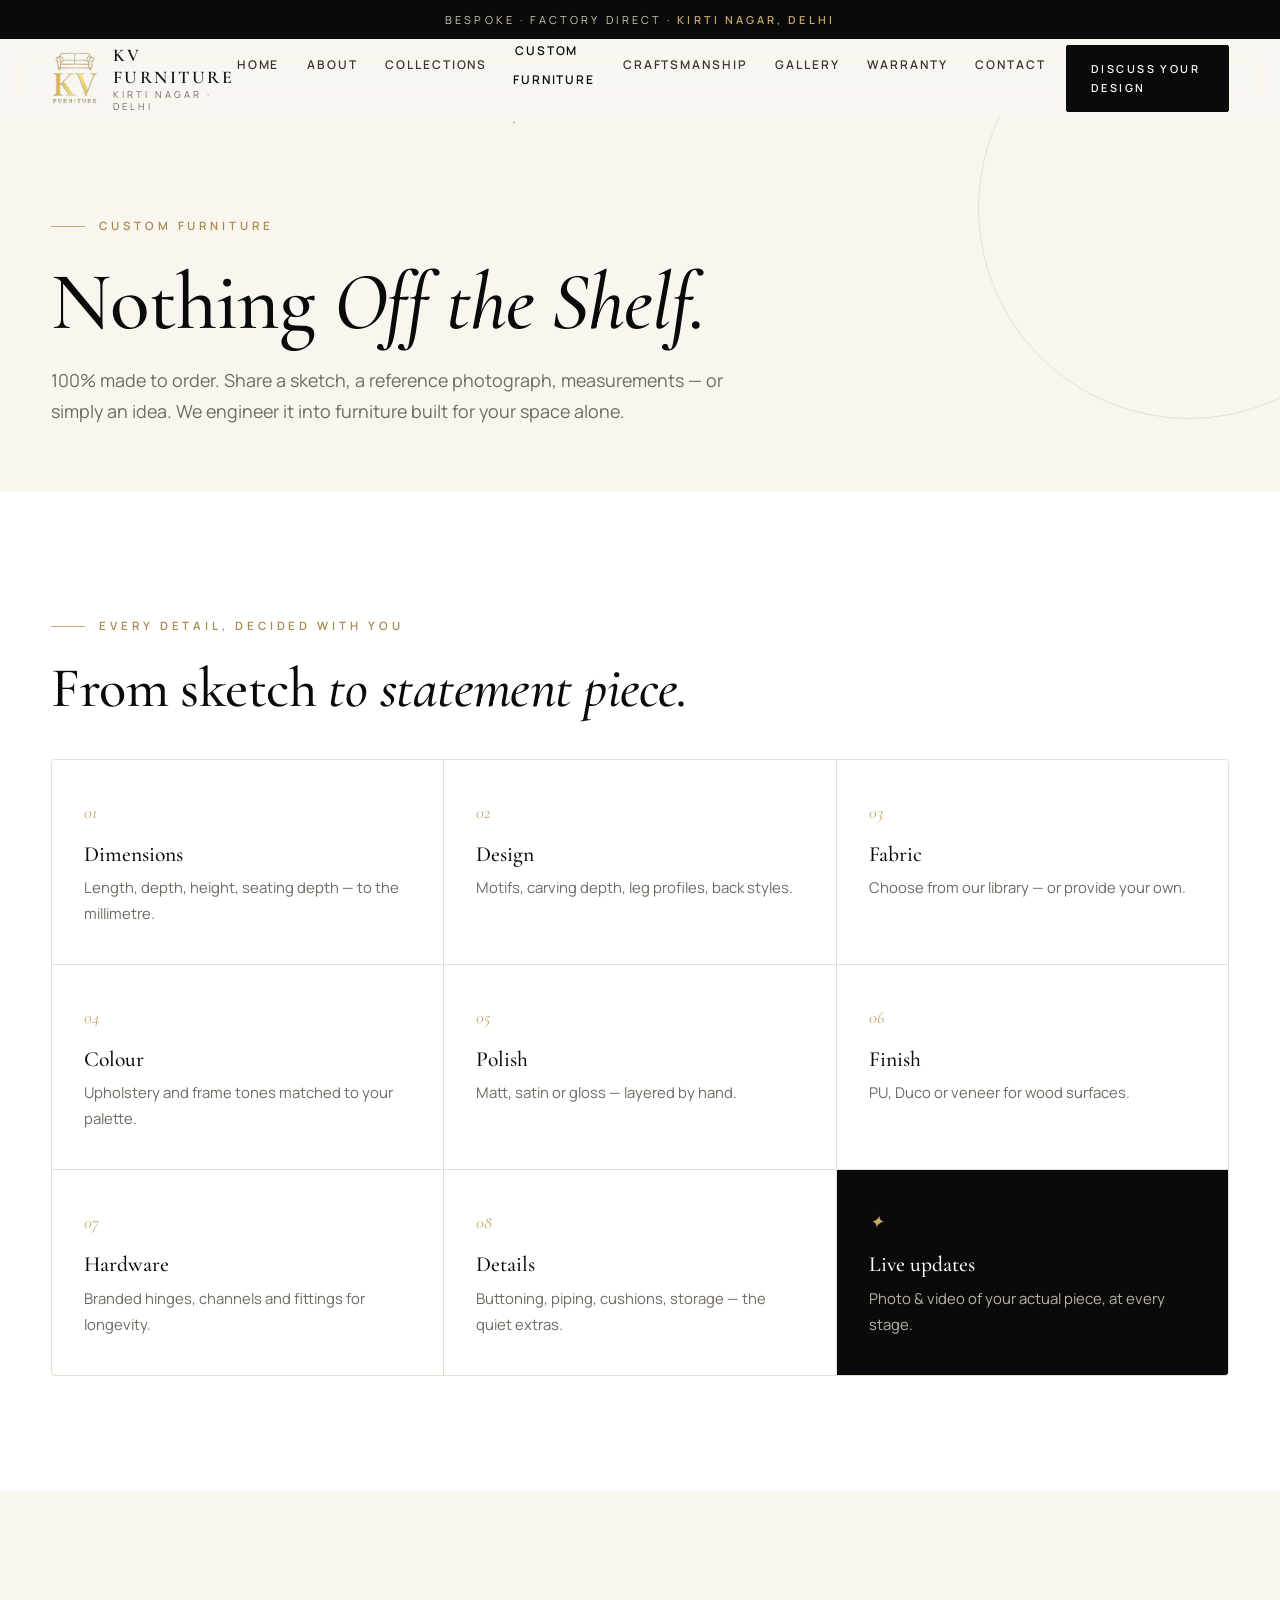
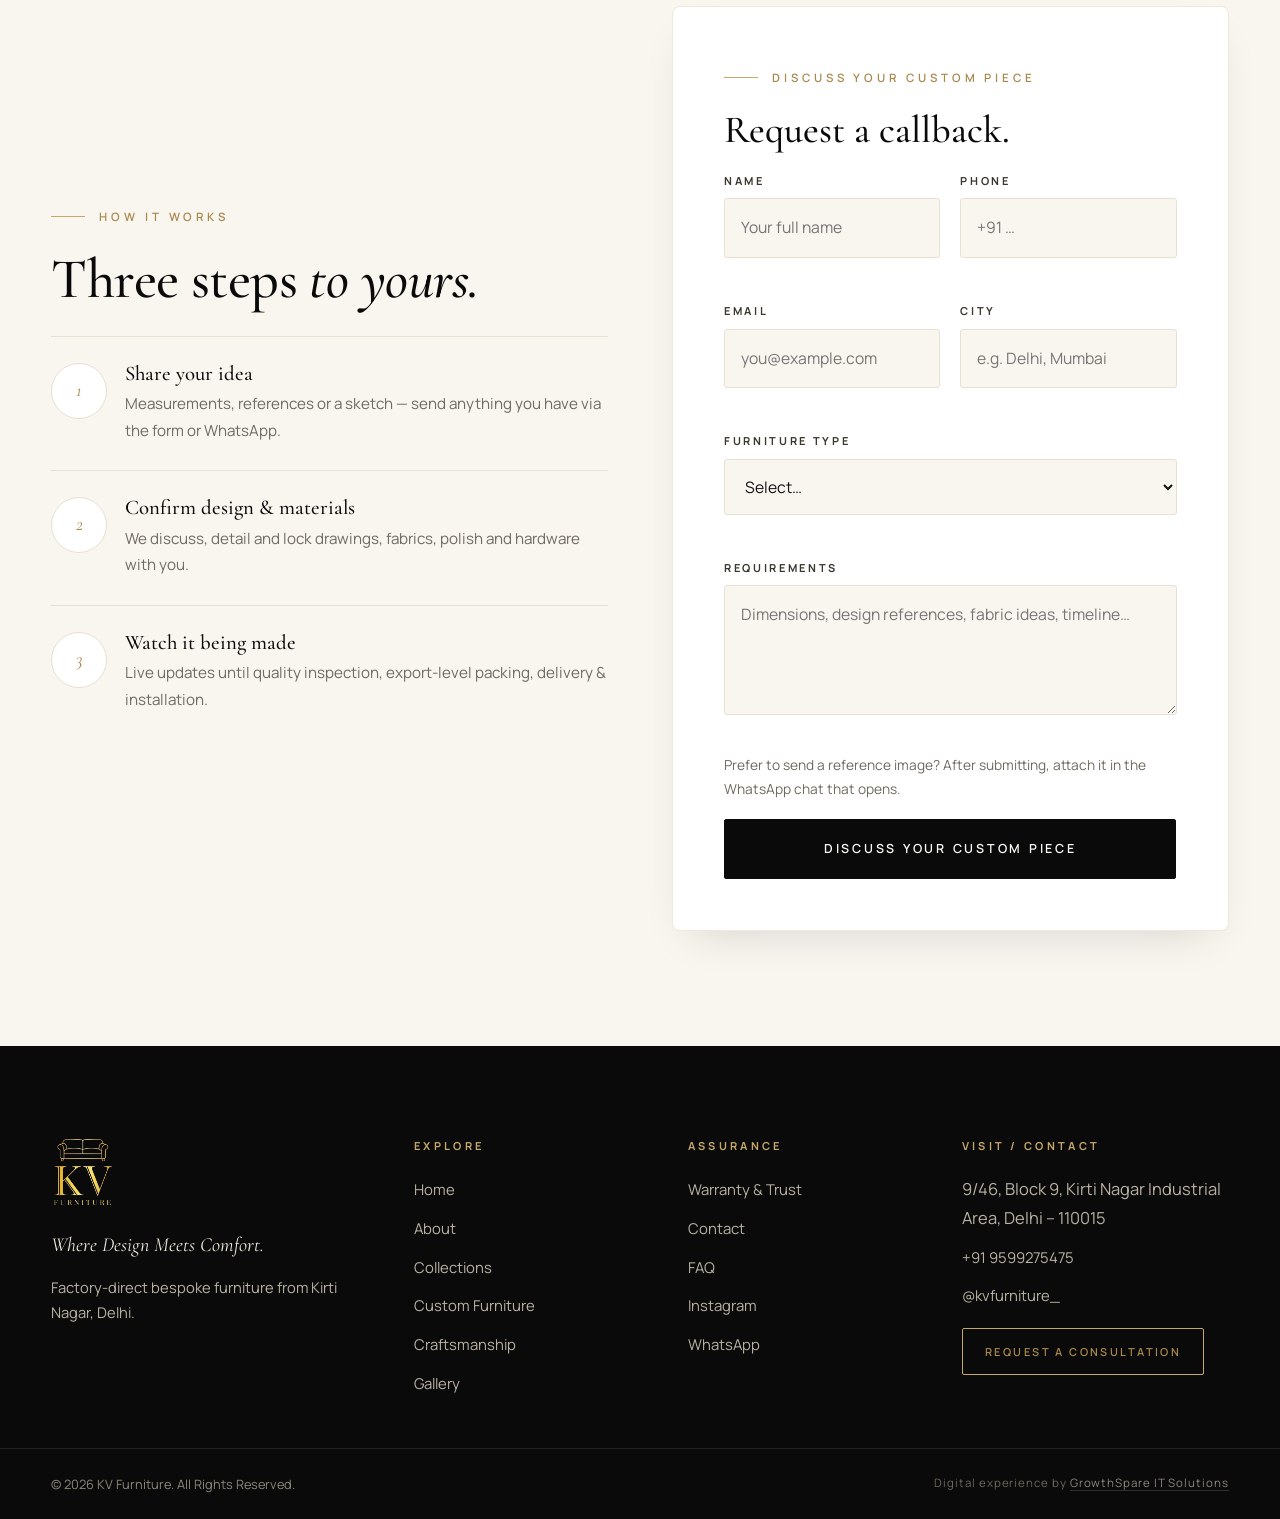
<file: custom.html>
<!DOCTYPE html>
<html lang="en">
<head>
<meta charset="UTF-8">
<meta name="viewport" content="width=device-width, initial-scale=1.0">
<title>Custom Furniture — 100% Made to Order in Delhi | KV Furniture</title>
<meta name="description" content="Nothing off the shelf: custom sofas, beds, dining, media walls & more — any size, colour, fabric, design, polish & finish. Made to order by KV Furniture, Kirti Nagar Delhi.">
<link rel="canonical" href="https://www.kvfurniture.in/custom.html">
<meta name="robots" content="index, follow">
<meta property="og:type" content="website"><meta property="og:site_name" content="KV Furniture">
<meta property="og:title" content="Custom Furniture — Nothing Off the Shelf | KV Furniture">
<meta property="og:description" content="Any size, colour, fabric, design, polish & finish. 100% made to order in Delhi.">
<meta property="og:url" content="https://www.kvfurniture.in/custom.html">
<meta property="og:image" content="https://www.kvfurniture.in/kv3.jpg">
<link rel="icon" type="image/png" href="assets/favicon.png"><link rel="icon" href="favicon.ico">
<link rel="preconnect" href="https://fonts.googleapis.com"><link rel="preconnect" href="https://fonts.gstatic.com" crossorigin>
<link href="https://fonts.googleapis.com/css2?family=Cormorant+Garamond:ital,wght@0,400;0,500;0,600;1,400;1,500&family=Manrope:wght@400;500;600;700&display=swap" rel="stylesheet">
<link rel="stylesheet" href="css/style.css">
</head>
<body>
<a class="skip" href="#main">Skip to content</a>
<div class="top-note">Bespoke · Factory Direct · <b>Kirti Nagar, Delhi</b></div>
<header class="site-header">
  <div class="container nav-inner">
    <a class="brand" href="index.html" aria-label="KV Furniture — home"><img src="assets/logo-nav.png" alt="KV Furniture logo" width="48" height="54"><span class="brand-txt"><strong>KV FURNITURE</strong><span>Kirti Nagar · Delhi</span></span></a>
    <nav aria-label="Primary"><ul class="nav-links">
      <li><a href="index.html">Home</a></li><li><a href="about.html">About</a></li><li><a href="collections.html">Collections</a></li><li><a href="custom.html">Custom Furniture</a></li><li><a href="craftsmanship.html">Craftsmanship</a></li><li><a href="gallery.html">Gallery</a></li><li><a href="warranty.html">Warranty</a></li><li><a href="contact.html">Contact</a></li>
    </ul></nav>
    <div class="nav-cta"><a class="btn" href="contact.html">Discuss Your Design</a><button class="burger" aria-label="Open menu" aria-expanded="false"><span></span><span></span><span></span></button></div>
  </div>
</header>
<div class="mobile-menu"><a class="mlink" href="index.html">Home <small>01</small></a><a class="mlink" href="about.html">About <small>02</small></a><a class="mlink" href="collections.html">Collections <small>03</small></a><a class="mlink" href="custom.html">Custom Furniture <small>04</small></a><a class="mlink" href="craftsmanship.html">Craftsmanship <small>05</small></a><a class="mlink" href="gallery.html">Gallery <small>06</small></a><a class="mlink" href="warranty.html">Warranty <small>07</small></a><a class="mlink" href="contact.html">Contact <small>08</small></a><div class="mfoot"><a class="btn" href="contact.html">Discuss Your Design</a><a class="link-line" href="tel:+919599275475">Call +91 9599275475</a></div></div>

<main id="main">
<section class="page-hero"><div class="container">
  <p class="eyebrow" data-reveal>Custom Furniture</p>
  <h1 class="display-xl" data-reveal>Nothing <span class="italic">Off the Shelf.</span></h1>
  <p class="lead" data-reveal>100% made to order. Share a sketch, a reference photograph, measurements — or simply an idea. We engineer it into furniture built for your space alone.</p>
</div></section>

<section class="section bg-white"><div class="container">
  <p class="eyebrow" data-reveal>Every Detail, Decided With You</p>
  <h2 class="display-lg" data-reveal>From sketch <span class="italic">to statement piece.</span></h2>
  <div class="custom-grid stagger" style="margin-top:40px">
    <div class="custom-cell"><span class="num">01</span><h3>Dimensions</h3><p>Length, depth, height, seating depth — to the millimetre.</p></div>
    <div class="custom-cell"><span class="num">02</span><h3>Design</h3><p>Motifs, carving depth, leg profiles, back styles.</p></div>
    <div class="custom-cell"><span class="num">03</span><h3>Fabric</h3><p>Choose from our library — or provide your own.</p></div>
    <div class="custom-cell"><span class="num">04</span><h3>Colour</h3><p>Upholstery and frame tones matched to your palette.</p></div>
    <div class="custom-cell"><span class="num">05</span><h3>Polish</h3><p>Matt, satin or gloss — layered by hand.</p></div>
    <div class="custom-cell"><span class="num">06</span><h3>Finish</h3><p>PU, Duco or veneer for wood surfaces.</p></div>
    <div class="custom-cell"><span class="num">07</span><h3>Hardware</h3><p>Branded hinges, channels and fittings for longevity.</p></div>
    <div class="custom-cell"><span class="num">08</span><h3>Details</h3><p>Buttoning, piping, cushions, storage — the quiet extras.</p></div>
    <div class="custom-cell" style="background:var(--ink);color:#EFE9DC"><span class="num" style="color:var(--gold)">✦</span><h3 style="color:#fff">Live updates</h3><p style="color:#B9B2A4">Photo &amp; video of your actual piece, at every stage.</p></div>
  </div>
</div></section>

<section class="section"><div class="container grid-2">
  <div>
    <p class="eyebrow" data-reveal>How It Works</p>
    <h2 class="display-lg" data-reveal>Three steps <span class="italic">to yours.</span></h2>
    <div class="stagger" style="margin-top:26px">
      <div class="spec"><div class="ic">1</div><div><h3>Share your idea</h3><p>Measurements, references or a sketch — send anything you have via the form or WhatsApp.</p></div></div>
      <div class="spec"><div class="ic">2</div><div><h3>Confirm design &amp; materials</h3><p>We discuss, detail and lock drawings, fabrics, polish and hardware with you.</p></div></div>
      <div class="spec"><div class="ic">3</div><div><h3>Watch it being made</h3><p>Live updates until quality inspection, export-level packing, delivery &amp; installation.</p></div></div>
    </div>
  </div>
  <div>
    <div class="form-card" data-reveal>
      <p class="eyebrow">Discuss Your Custom Piece</p>
      <h3 class="display-md" style="margin-bottom:20px">Request a callback.</h3>
      <form data-enquiry novalidate>
        <div class="form-grid">
          <div class="field"><label for="c-name">Name</label><input id="c-name" name="name" type="text" autocomplete="name" required placeholder="Your full name"><span class="fmsg"></span></div>
          <div class="field"><label for="c-phone">Phone</label><input id="c-phone" name="phone" type="tel" autocomplete="tel" required placeholder="+91 …"><span class="fmsg"></span></div>
          <div class="field"><label for="c-email">Email</label><input id="c-email" name="email" type="email" autocomplete="email" placeholder="you@example.com"><span class="fmsg"></span></div>
          <div class="field"><label for="c-city">City</label><input id="c-city" name="city" type="text" autocomplete="address-level2" required placeholder="e.g. Delhi, Mumbai"><span class="fmsg"></span></div>
          <div class="field full"><label for="c-type">Furniture Type</label><select id="c-type" name="furniture_type" required><option value="">Select…</option><option>Sofa / Suite</option><option>Bed</option><option>Dining Set</option><option>Media Wall</option><option>Console / Table</option><option>Complete Room</option><option>Other</option></select><span class="fmsg"></span></div>
          <div class="field full"><label for="c-req">Requirements</label><textarea id="c-req" name="requirement" required placeholder="Dimensions, design references, fabric ideas, timeline…"></textarea><span class="fmsg"></span></div>
        </div>
        <p class="small" style="margin:14px 0 18px">Prefer to send a reference image? After submitting, attach it in the WhatsApp chat that opens.</p>
        <button class="btn" type="submit" style="width:100%;justify-content:center">Discuss Your Custom Piece</button>
        <div class="form-ok"><strong>Thank you.</strong> Your enquiry is ready — complete it in WhatsApp and we&rsquo;ll respond shortly. Or call <a href="tel:+919599275475"><strong>+91 9599275475</strong></a>.</div>
      </form>
    </div>
  </div>
</div></section>
</main>

<footer class="site-footer"><div class="container foot-grid">
  <div class="foot-brand"><img src="assets/logo-nav.png" alt="KV Furniture logo" loading="lazy"><p class="tagline">Where Design Meets Comfort.</p><p>Factory-direct bespoke furniture from Kirti Nagar, Delhi.</p></div>
  <div><h4>Explore</h4><ul class="foot-links"><li><a href="index.html">Home</a></li><li><a href="about.html">About</a></li><li><a href="collections.html">Collections</a></li><li><a href="custom.html">Custom Furniture</a></li><li><a href="craftsmanship.html">Craftsmanship</a></li><li><a href="gallery.html">Gallery</a></li></ul></div>
  <div><h4>Assurance</h4><ul class="foot-links"><li><a href="warranty.html">Warranty &amp; Trust</a></li><li><a href="contact.html">Contact</a></li><li><a href="faq.html">FAQ</a></li><li><a href="https://www.instagram.com/kvfurniture_" target="_blank" rel="noopener">Instagram</a></li><li><a href="https://wa.me/919599275475" target="_blank" rel="noopener">WhatsApp</a></li></ul></div>
  <div><h4>Visit / Contact</h4><ul class="foot-links"><li>9/46, Block 9, Kirti Nagar Industrial Area, Delhi – 110015</li><li><a href="tel:+919599275475">+91 9599275475</a></li><li><a href="https://www.instagram.com/kvfurniture_" target="_blank" rel="noopener">@kvfurniture_</a></li></ul><p style="margin-top:18px"><a class="btn btn--gold" href="contact.html" style="padding:13px 22px;font-size:11px">Request a Consultation</a></p></div>
</div><div class="foot-bottom"><div class="container" style="display:flex;justify-content:space-between;gap:14px;flex-wrap:wrap"><span>© <span data-year>2026</span> KV Furniture. All Rights Reserved.</span><span class="credit">Digital experience by <a href="#" rel="nofollow">GrowthSpare IT Solutions</a></span></div></div></footer>
<script src="js/main.js" defer></script>
</body>
</html>
</file>
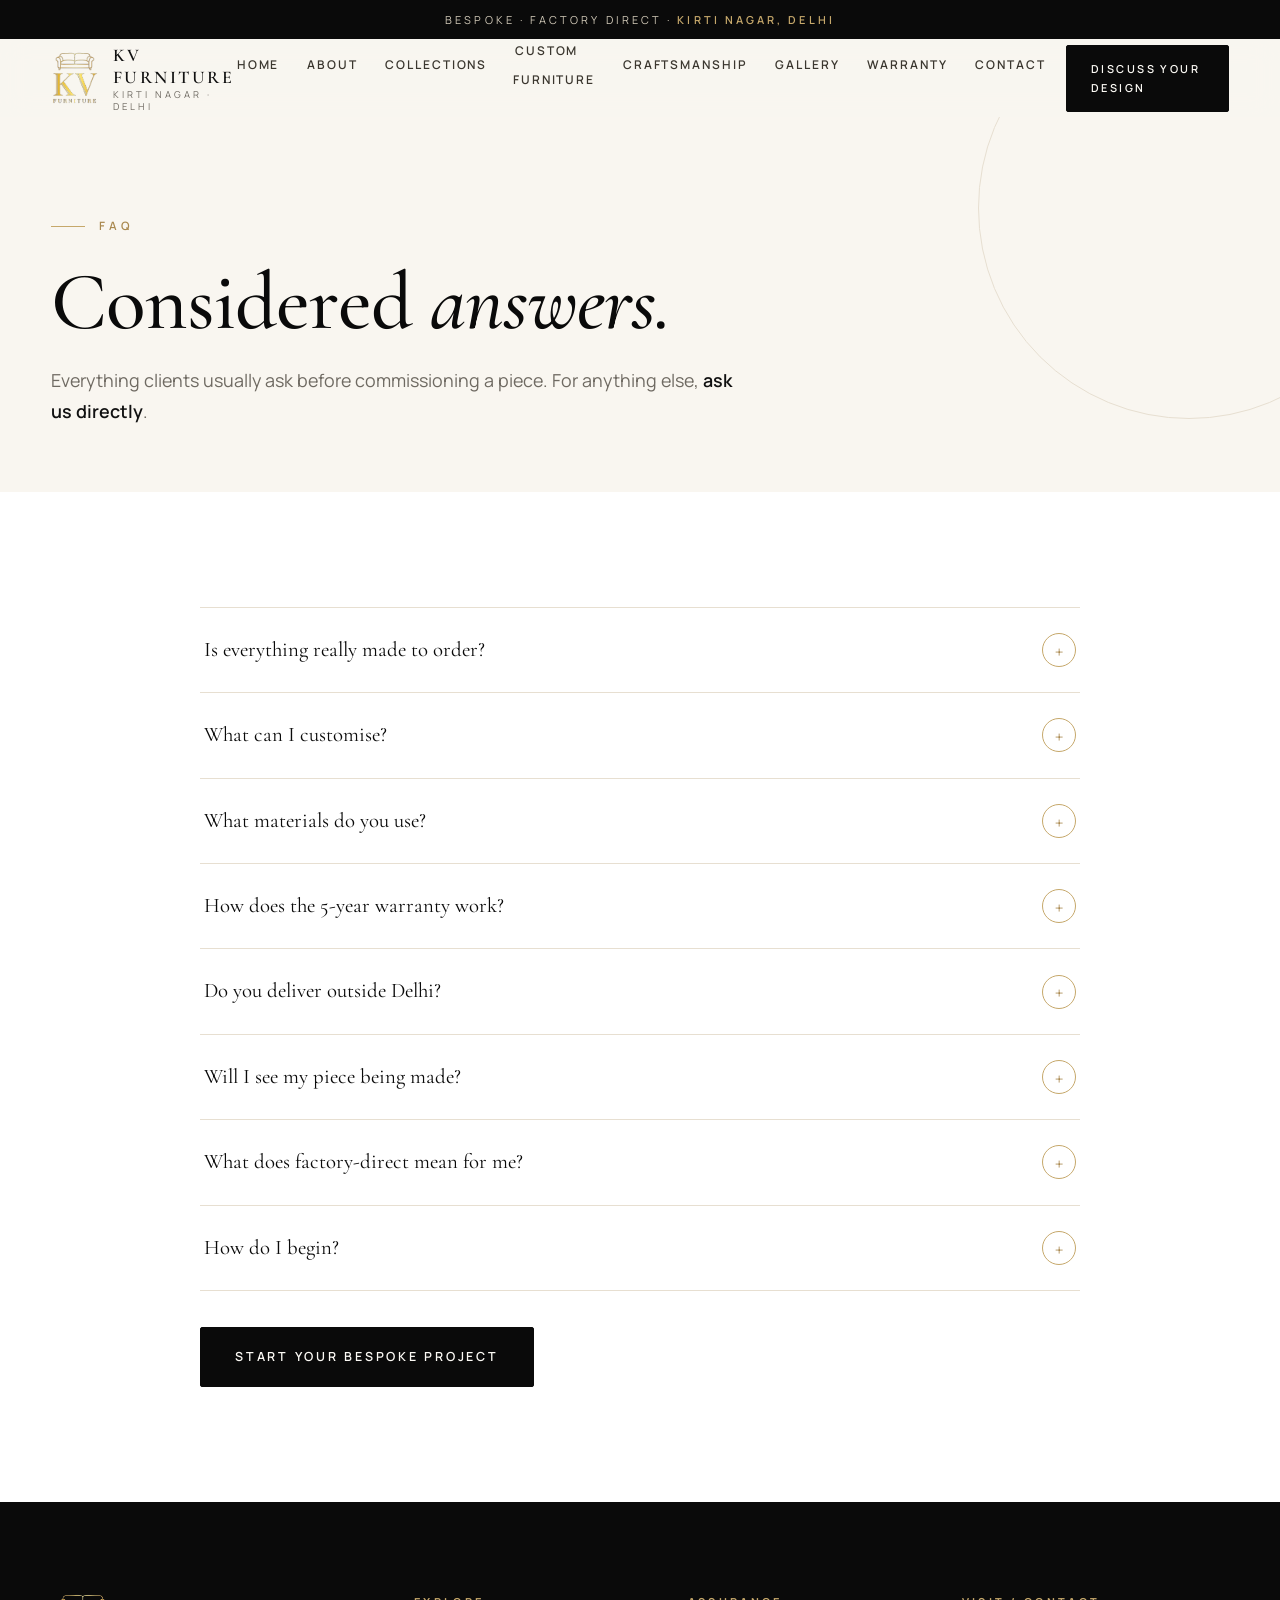
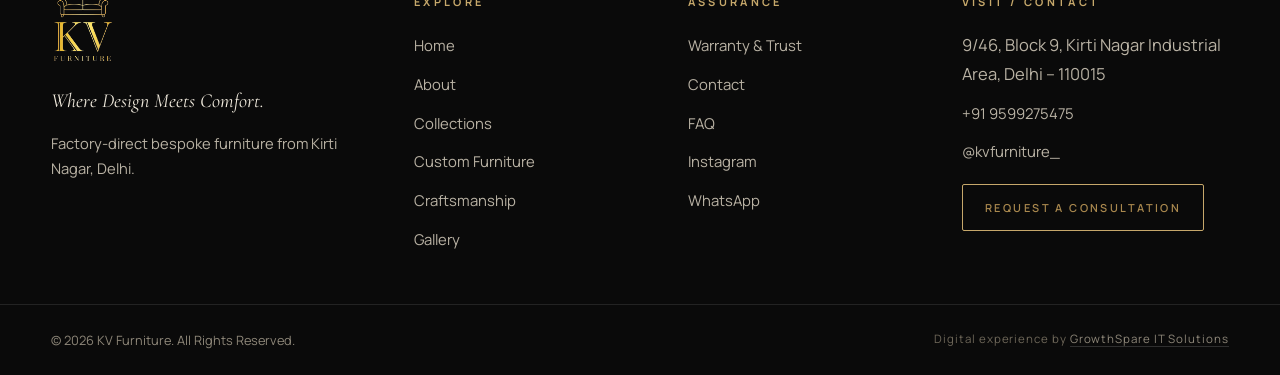
<file: faq.html>
<!DOCTYPE html>
<html lang="en">
<head>
<meta charset="UTF-8">
<meta name="viewport" content="width=device-width, initial-scale=1.0">
<title>FAQ — Custom Orders, Warranty, Delivery | KV Furniture Delhi</title>
<meta name="description" content="Answers on made-to-order timelines, customisation, materials, 5-year warranty, PAN India delivery & installation from KV Furniture, Kirti Nagar Delhi.">
<link rel="canonical" href="https://www.kvfurniture.in/faq.html">
<meta name="robots" content="index, follow">
<meta property="og:type" content="website"><meta property="og:site_name" content="KV Furniture">
<meta property="og:title" content="KV Furniture FAQ">
<meta property="og:url" content="https://www.kvfurniture.in/faq.html">
<link rel="icon" type="image/png" href="assets/favicon.png"><link rel="icon" href="favicon.ico">
<link rel="preconnect" href="https://fonts.googleapis.com"><link rel="preconnect" href="https://fonts.gstatic.com" crossorigin>
<link href="https://fonts.googleapis.com/css2?family=Cormorant+Garamond:ital,wght@0,400;0,500;0,600;1,400;1,500&family=Manrope:wght@400;500;600;700&display=swap" rel="stylesheet">
<link rel="stylesheet" href="css/style.css">
</head>
<body>
<a class="skip" href="#main">Skip to content</a>
<div class="top-note">Bespoke · Factory Direct · <b>Kirti Nagar, Delhi</b></div>
<header class="site-header">
  <div class="container nav-inner">
    <a class="brand" href="index.html" aria-label="KV Furniture — home"><img src="assets/logo-nav.png" alt="KV Furniture logo" width="48" height="54"><span class="brand-txt"><strong>KV FURNITURE</strong><span>Kirti Nagar · Delhi</span></span></a>
    <nav aria-label="Primary"><ul class="nav-links">
      <li><a href="index.html">Home</a></li><li><a href="about.html">About</a></li><li><a href="collections.html">Collections</a></li><li><a href="custom.html">Custom Furniture</a></li><li><a href="craftsmanship.html">Craftsmanship</a></li><li><a href="gallery.html">Gallery</a></li><li><a href="warranty.html">Warranty</a></li><li><a href="contact.html">Contact</a></li>
    </ul></nav>
    <div class="nav-cta"><a class="btn" href="contact.html">Discuss Your Design</a><button class="burger" aria-label="Open menu" aria-expanded="false"><span></span><span></span><span></span></button></div>
  </div>
</header>
<div class="mobile-menu"><a class="mlink" href="index.html">Home <small>01</small></a><a class="mlink" href="about.html">About <small>02</small></a><a class="mlink" href="collections.html">Collections <small>03</small></a><a class="mlink" href="custom.html">Custom Furniture <small>04</small></a><a class="mlink" href="craftsmanship.html">Craftsmanship <small>05</small></a><a class="mlink" href="gallery.html">Gallery <small>06</small></a><a class="mlink" href="warranty.html">Warranty <small>07</small></a><a class="mlink" href="contact.html">Contact <small>08</small></a><div class="mfoot"><a class="btn" href="contact.html">Discuss Your Design</a><a class="link-line" href="tel:+919599275475">Call +91 9599275475</a></div></div>

<main id="main">
<section class="page-hero"><div class="container">
  <p class="eyebrow" data-reveal>FAQ</p>
  <h1 class="display-xl" data-reveal>Considered <span class="italic">answers.</span></h1>
  <p class="lead" data-reveal>Everything clients usually ask before commissioning a piece. For anything else, <a href="contact.html"><strong>ask us directly</strong></a>.</p>
</div></section>

<section class="section bg-white"><div class="container" style="max-width:880px">
  <div class="faq" data-reveal>
    <div class="faq-item"><button class="faq-q" aria-expanded="false">Is everything really made to order?<span class="pm">+</span></button><div class="faq-a"><p>Yes. KV Furniture does not hold unnecessary stock. Every piece is manufactured after your design, dimensions, materials and finish are confirmed — built for your space alone.</p></div></div>
    <div class="faq-item"><button class="faq-q" aria-expanded="false">What can I customise?<span class="pm">+</span></button><div class="faq-a"><p>Size to the millimetre, colour, fabric (ours or yours), design, polish (matt / satin / gloss), finish (PU / Duco / veneer), hardware and detailing. Share a sketch, reference or idea and we engineer it.</p></div></div>
    <div class="faq-item"><button class="faq-q" aria-expanded="false">What materials do you use?<span class="pm">+</span></button><div class="faq-a"><p>High-density latex foam for resilience, seasoned moisture-checked wood for frames, premium fabrics selected for comfort and durability, and branded hardware for long-term performance.</p></div></div>
    <div class="faq-item"><button class="faq-q" aria-expanded="false">How does the 5-year warranty work?<span class="pm">+</span></button><div class="faq-a"><p>One message opens a claim — WhatsApp or call +91 9599275475 with your order details and a photo of the concern. We then schedule the resolution, including at-home visits where appropriate.</p></div></div>
    <div class="faq-item"><button class="faq-q" aria-expanded="false">Do you deliver outside Delhi?<span class="pm">+</span></button><div class="faq-a"><p>Yes — PAN India tracked delivery with 7-layer export-level packaging and expert installation. Transit damage is repaired free at your home.</p></div></div>
    <div class="faq-item"><button class="faq-q" aria-expanded="false">Will I see my piece being made?<span class="pm">+</span></button><div class="faq-a"><p>Yes. Live photo and video updates of your actual piece are shared throughout its 10-stage journey — from design confirmation to installation.</p></div></div>
    <div class="faq-item"><button class="faq-q" aria-expanded="false">What does factory-direct mean for me?<span class="pm">+</span></button><div class="faq-a"><p>You speak directly with the makers in Kirti Nagar — no middlemen layers, no showroom overhead passed on. That means deeper customisation, direct communication and transparent making.</p></div></div>
    <div class="faq-item"><button class="faq-q" aria-expanded="false">How do I begin?<span class="pm">+</span></button><div class="faq-a"><p>Share measurements, references or an idea via our contact form, WhatsApp or a call. We discuss, confirm design and materials, then begin your piece. Start here.</p></div></div>
  </div>
  <p style="margin-top:36px" data-reveal><a class="btn" href="contact.html">Start Your Bespoke Project</a></p>
</div></section>
</main>

<footer class="site-footer"><div class="container foot-grid">
  <div class="foot-brand"><img src="assets/logo-nav.png" alt="KV Furniture logo" loading="lazy"><p class="tagline">Where Design Meets Comfort.</p><p>Factory-direct bespoke furniture from Kirti Nagar, Delhi.</p></div>
  <div><h4>Explore</h4><ul class="foot-links"><li><a href="index.html">Home</a></li><li><a href="about.html">About</a></li><li><a href="collections.html">Collections</a></li><li><a href="custom.html">Custom Furniture</a></li><li><a href="craftsmanship.html">Craftsmanship</a></li><li><a href="gallery.html">Gallery</a></li></ul></div>
  <div><h4>Assurance</h4><ul class="foot-links"><li><a href="warranty.html">Warranty &amp; Trust</a></li><li><a href="contact.html">Contact</a></li><li><a href="faq.html">FAQ</a></li><li><a href="https://www.instagram.com/kvfurniture_" target="_blank" rel="noopener">Instagram</a></li><li><a href="https://wa.me/919599275475" target="_blank" rel="noopener">WhatsApp</a></li></ul></div>
  <div><h4>Visit / Contact</h4><ul class="foot-links"><li>9/46, Block 9, Kirti Nagar Industrial Area, Delhi – 110015</li><li><a href="tel:+919599275475">+91 9599275475</a></li><li><a href="https://www.instagram.com/kvfurniture_" target="_blank" rel="noopener">@kvfurniture_</a></li></ul><p style="margin-top:18px"><a class="btn btn--gold" href="contact.html" style="padding:13px 22px;font-size:11px">Request a Consultation</a></p></div>
</div><div class="foot-bottom"><div class="container" style="display:flex;justify-content:space-between;gap:14px;flex-wrap:wrap"><span>© <span data-year>2026</span> KV Furniture. All Rights Reserved.</span><span class="credit">Digital experience by <a href="#" rel="nofollow">GrowthSpare IT Solutions</a></span></div></div></footer>
<script src="js/main.js" defer></script>
</body>
</html>
</file>
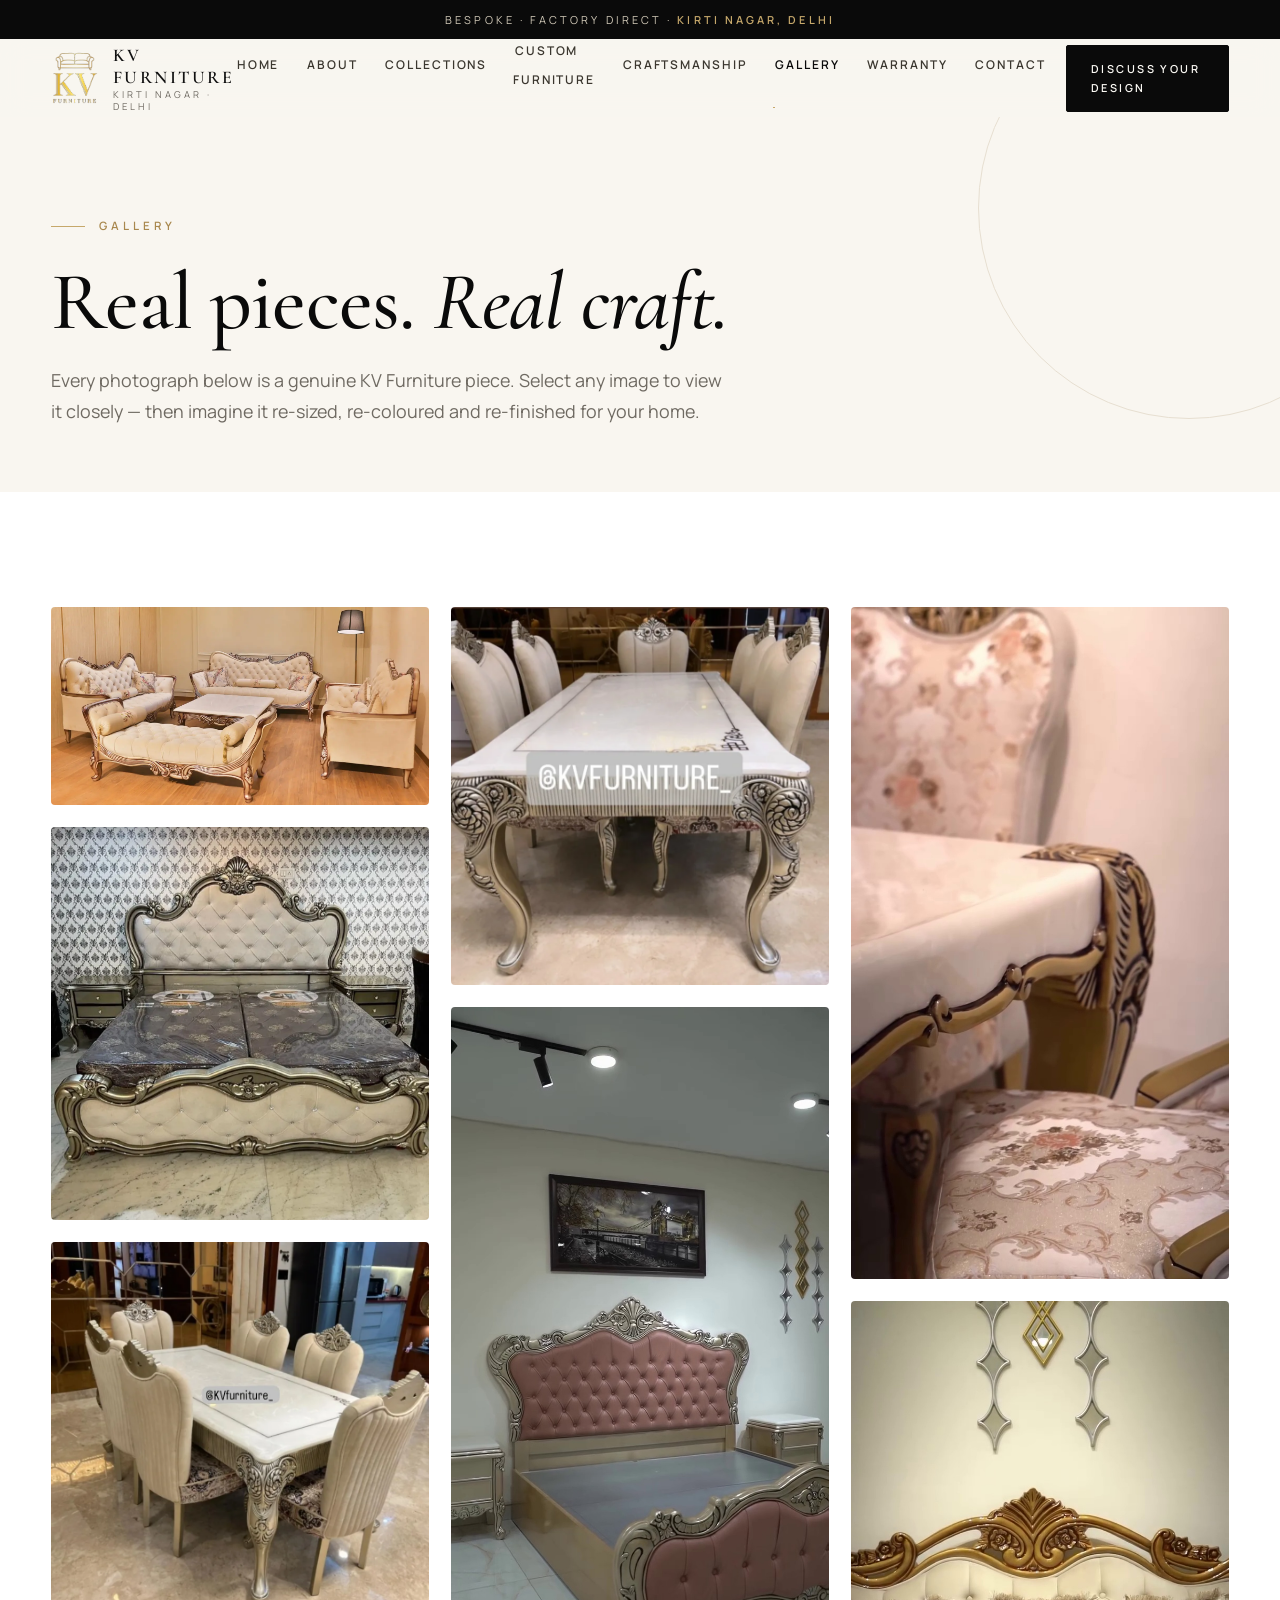
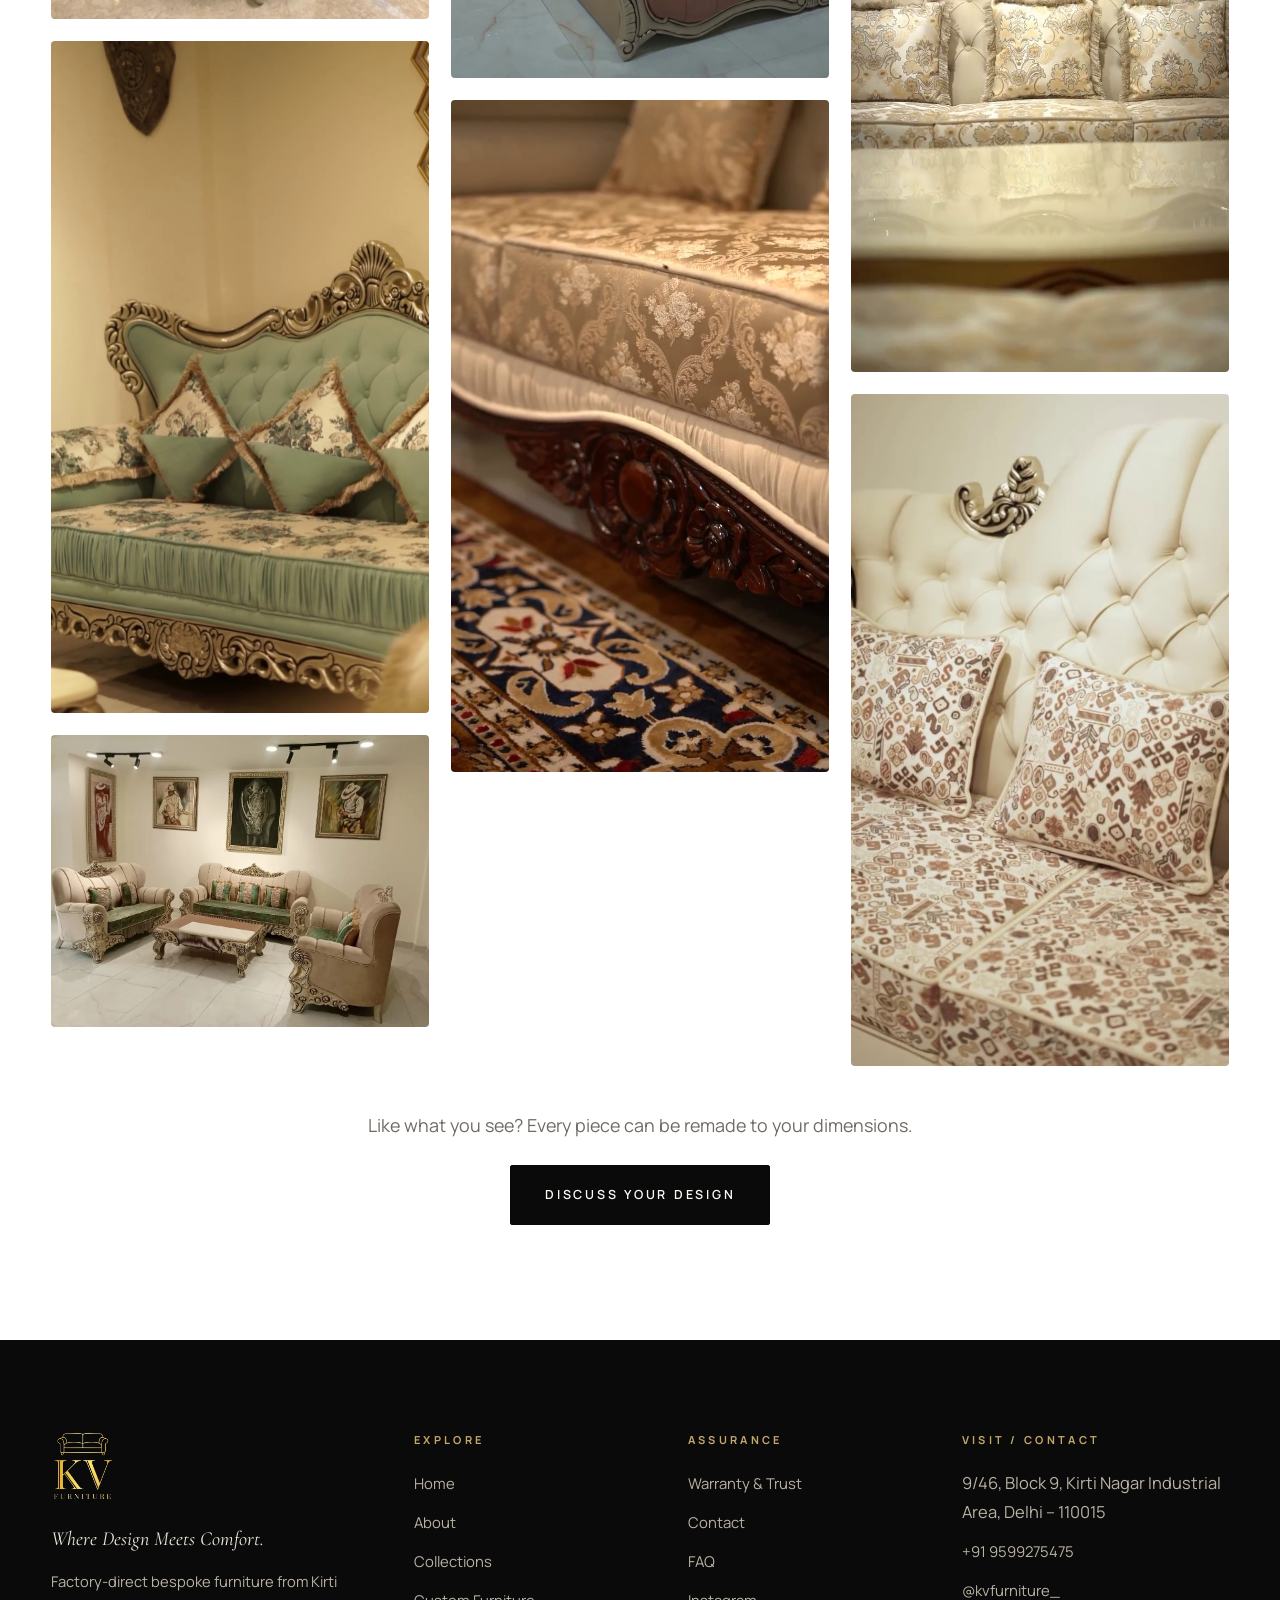
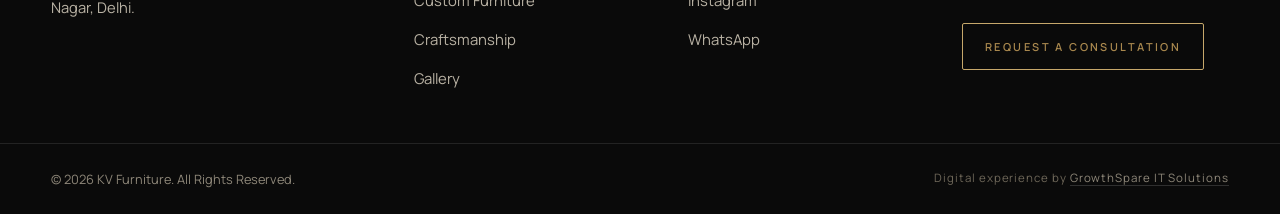
<file: gallery.html>
<!DOCTYPE html>
<html lang="en">
<head>
<meta charset="UTF-8">
<meta name="viewport" content="width=device-width, initial-scale=1.0">
<title>Gallery — Real KV Furniture Pieces | Delhi Bespoke Manufacturer</title>
<meta name="description" content="A curated gallery of real KV Furniture pieces — royal beds, luxury sofas, marble-top dining & drawing-room suites, made to order in Kirti Nagar, Delhi.">
<link rel="canonical" href="https://www.kvfurniture.in/gallery.html">
<meta name="robots" content="index, follow">
<meta property="og:type" content="website"><meta property="og:site_name" content="KV Furniture">
<meta property="og:title" content="KV Furniture Gallery — Real Pieces, Real Craft">
<meta property="og:url" content="https://www.kvfurniture.in/gallery.html">
<meta property="og:image" content="https://www.kvfurniture.in/kv1.jpg">
<link rel="icon" type="image/png" href="assets/favicon.png"><link rel="icon" href="favicon.ico">
<link rel="preconnect" href="https://fonts.googleapis.com"><link rel="preconnect" href="https://fonts.gstatic.com" crossorigin>
<link href="https://fonts.googleapis.com/css2?family=Cormorant+Garamond:ital,wght@0,400;0,500;0,600;1,400;1,500&family=Manrope:wght@400;500;600;700&display=swap" rel="stylesheet">
<link rel="stylesheet" href="css/style.css">
</head>
<body>
<a class="skip" href="#main">Skip to content</a>
<div class="top-note">Bespoke · Factory Direct · <b>Kirti Nagar, Delhi</b></div>
<header class="site-header">
  <div class="container nav-inner">
    <a class="brand" href="index.html" aria-label="KV Furniture — home"><img src="assets/logo-nav.png" alt="KV Furniture logo" width="48" height="54"><span class="brand-txt"><strong>KV FURNITURE</strong><span>Kirti Nagar · Delhi</span></span></a>
    <nav aria-label="Primary"><ul class="nav-links">
      <li><a href="index.html">Home</a></li><li><a href="about.html">About</a></li><li><a href="collections.html">Collections</a></li><li><a href="custom.html">Custom Furniture</a></li><li><a href="craftsmanship.html">Craftsmanship</a></li><li><a href="gallery.html">Gallery</a></li><li><a href="warranty.html">Warranty</a></li><li><a href="contact.html">Contact</a></li>
    </ul></nav>
    <div class="nav-cta"><a class="btn" href="contact.html">Discuss Your Design</a><button class="burger" aria-label="Open menu" aria-expanded="false"><span></span><span></span><span></span></button></div>
  </div>
</header>
<div class="mobile-menu"><a class="mlink" href="index.html">Home <small>01</small></a><a class="mlink" href="about.html">About <small>02</small></a><a class="mlink" href="collections.html">Collections <small>03</small></a><a class="mlink" href="custom.html">Custom Furniture <small>04</small></a><a class="mlink" href="craftsmanship.html">Craftsmanship <small>05</small></a><a class="mlink" href="gallery.html">Gallery <small>06</small></a><a class="mlink" href="warranty.html">Warranty <small>07</small></a><a class="mlink" href="contact.html">Contact <small>08</small></a><div class="mfoot"><a class="btn" href="contact.html">Discuss Your Design</a><a class="link-line" href="tel:+919599275475">Call +91 9599275475</a></div></div>

<main id="main">
<section class="page-hero"><div class="container">
  <p class="eyebrow" data-reveal>Gallery</p>
  <h1 class="display-xl" data-reveal>Real pieces. <span class="italic">Real craft.</span></h1>
  <p class="lead" data-reveal>Every photograph below is a genuine KV Furniture piece. Select any image to view it closely — then imagine it re-sized, re-coloured and re-finished for your home.</p>
</div></section>

<section class="section bg-white"><div class="container">
  <div class="masonry" data-reveal>
    <figure data-lightbox><img src="kv2.jpg" alt="Ivory Venetian drawing-room suite with chaise" loading="lazy"><figcaption>Venetian Royal Suite</figcaption></figure>
    <figure data-lightbox><img src="kv1.jpg" alt="Royal bed with crown carving and side tables" loading="lazy"><figcaption>Royal Crown Bed</figcaption></figure>
    <figure data-lightbox><img src="kv3.jpg" alt="Marble-top dining table with six carved chairs" loading="lazy"><figcaption>Marble-Top Dining</figcaption></figure>
    <figure data-lightbox><img src="assets/posters/film2.jpg" alt="Sage green carved sofa with patterned cushions" loading="lazy"><figcaption>Sage Heraldry Sofa</figcaption></figure>
    <figure data-lightbox><img src="kv5.jpg" alt="Classic beige and green drawing-room set" loading="lazy"><figcaption>Classic Drawing Room</figcaption></figure>
    <figure data-lightbox><img src="kv4.jpg" alt="Carved leg detail of marble dining table" loading="lazy"><figcaption>Carving Detail · Dining</figcaption></figure>
    <figure data-lightbox><img src="assets/posters/film4.jpg" alt="Blush pink tufted bed with silver frame" loading="lazy"><figcaption>Blush Court Bed</figcaption></figure>
    <figure data-lightbox><img src="assets/posters/film5.jpg" alt="Dark mahogany carved sofa with marble table" loading="lazy"><figcaption>Mahogany Lounging</figcaption></figure>
    <figure data-lightbox><img src="assets/posters/film6.jpg" alt="Marble dining edge with gold carved chair" loading="lazy"><figcaption>Marble Court Detail</figcaption></figure>
    <figure data-lightbox><img src="assets/posters/film1.jpg" alt="Ivory carved sofa with damask cushions" loading="lazy"><figcaption>Ivory Damask Sofa</figcaption></figure>
    <figure data-lightbox><img src="assets/posters/film3.jpg" alt="Tufted back with artisan cushions" loading="lazy"><figcaption>Buttoning &amp; Cloth</figcaption></figure>
  </div>
  <div class="center" style="margin-top:44px" data-reveal>
    <p class="lead" style="margin:0 auto 24px">Like what you see? Every piece can be remade to your dimensions.</p>
    <a class="btn" href="contact.html">Discuss Your Design</a>
  </div>
</div></section>
</main>

<div class="lightbox" role="dialog" aria-label="Gallery image viewer"><button class="lb-close" aria-label="Close">✕</button><button class="lb-prev" aria-label="Previous">←</button><img src="kv2.jpg" alt="Gallery image"><button class="lb-next" aria-label="Next">→</button><span class="lb-count"></span></div>

<footer class="site-footer"><div class="container foot-grid">
  <div class="foot-brand"><img src="assets/logo-nav.png" alt="KV Furniture logo" loading="lazy"><p class="tagline">Where Design Meets Comfort.</p><p>Factory-direct bespoke furniture from Kirti Nagar, Delhi.</p></div>
  <div><h4>Explore</h4><ul class="foot-links"><li><a href="index.html">Home</a></li><li><a href="about.html">About</a></li><li><a href="collections.html">Collections</a></li><li><a href="custom.html">Custom Furniture</a></li><li><a href="craftsmanship.html">Craftsmanship</a></li><li><a href="gallery.html">Gallery</a></li></ul></div>
  <div><h4>Assurance</h4><ul class="foot-links"><li><a href="warranty.html">Warranty &amp; Trust</a></li><li><a href="contact.html">Contact</a></li><li><a href="faq.html">FAQ</a></li><li><a href="https://www.instagram.com/kvfurniture_" target="_blank" rel="noopener">Instagram</a></li><li><a href="https://wa.me/919599275475" target="_blank" rel="noopener">WhatsApp</a></li></ul></div>
  <div><h4>Visit / Contact</h4><ul class="foot-links"><li>9/46, Block 9, Kirti Nagar Industrial Area, Delhi – 110015</li><li><a href="tel:+919599275475">+91 9599275475</a></li><li><a href="https://www.instagram.com/kvfurniture_" target="_blank" rel="noopener">@kvfurniture_</a></li></ul><p style="margin-top:18px"><a class="btn btn--gold" href="contact.html" style="padding:13px 22px;font-size:11px">Request a Consultation</a></p></div>
</div><div class="foot-bottom"><div class="container" style="display:flex;justify-content:space-between;gap:14px;flex-wrap:wrap"><span>© <span data-year>2026</span> KV Furniture. All Rights Reserved.</span><span class="credit">Digital experience by <a href="#" rel="nofollow">GrowthSpare IT Solutions</a></span></div></div></footer>
<script src="js/main.js" defer></script>
</body>
</html>
</file>
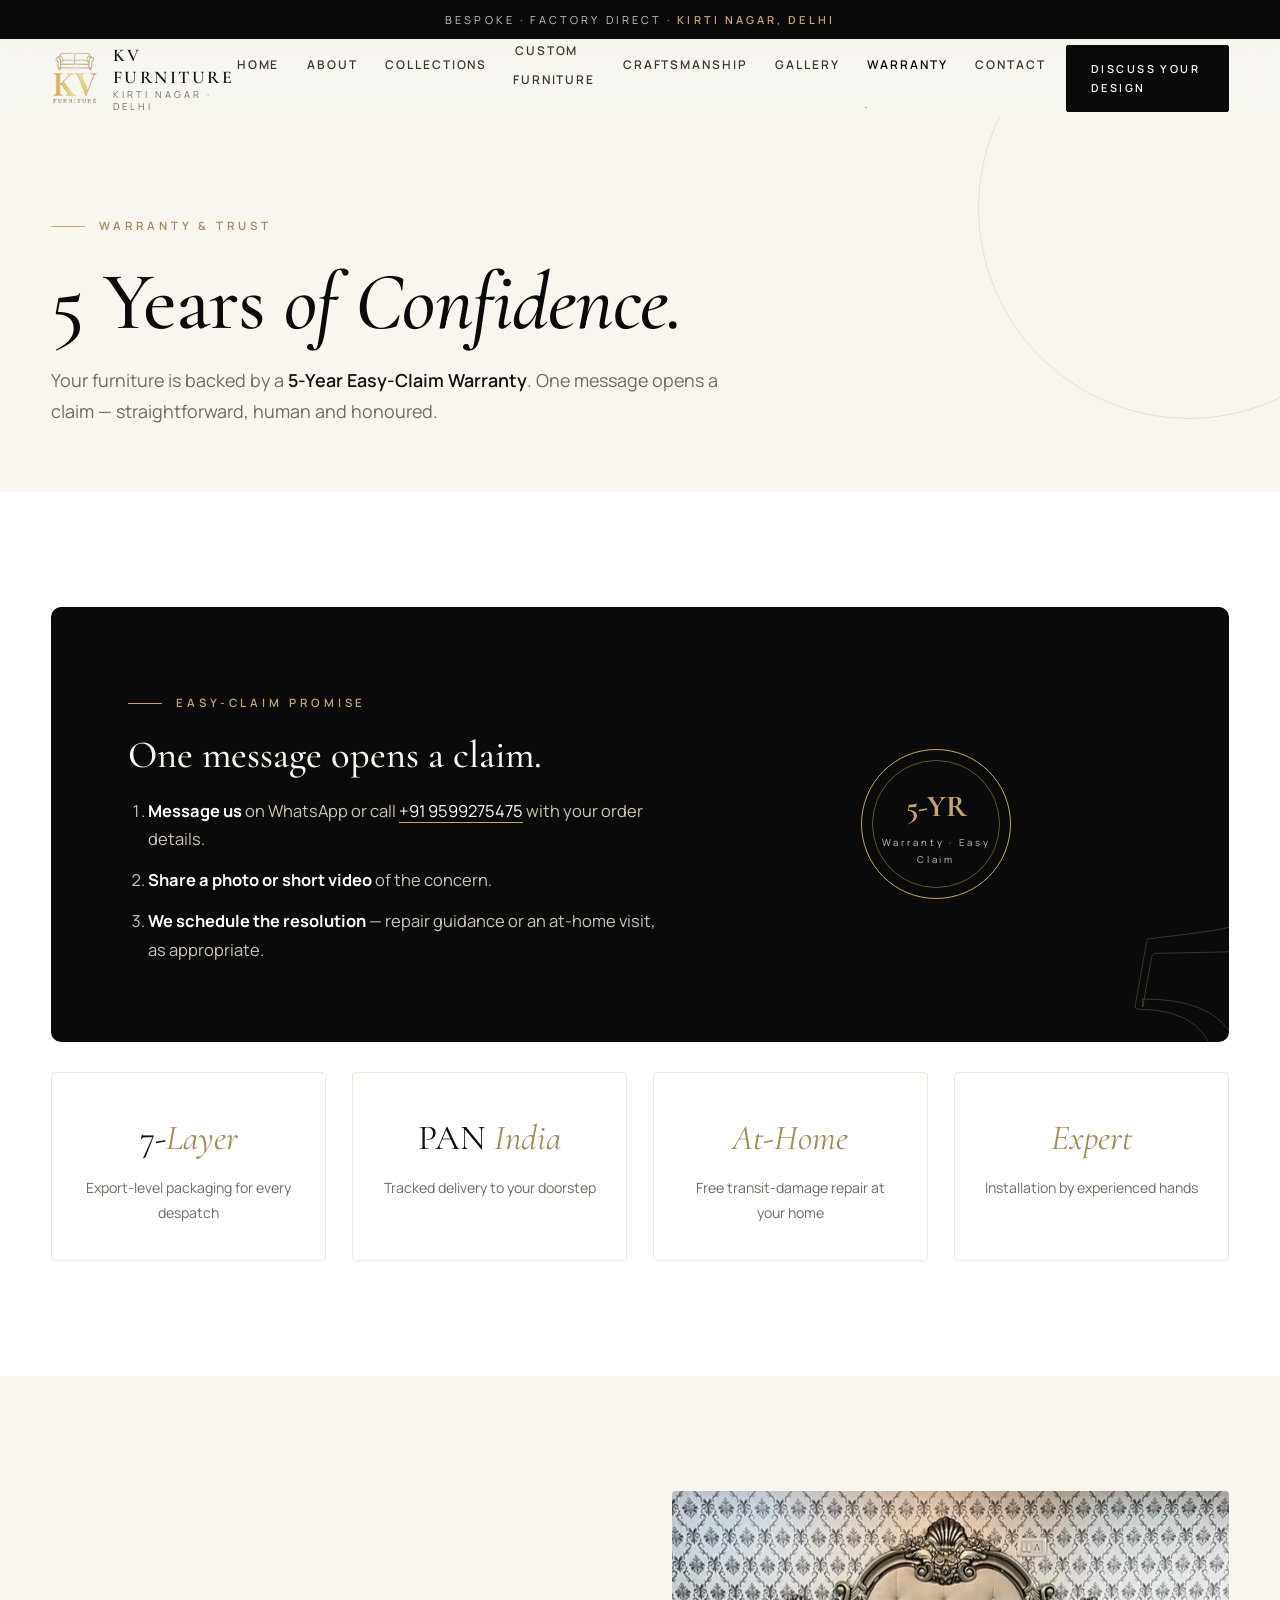
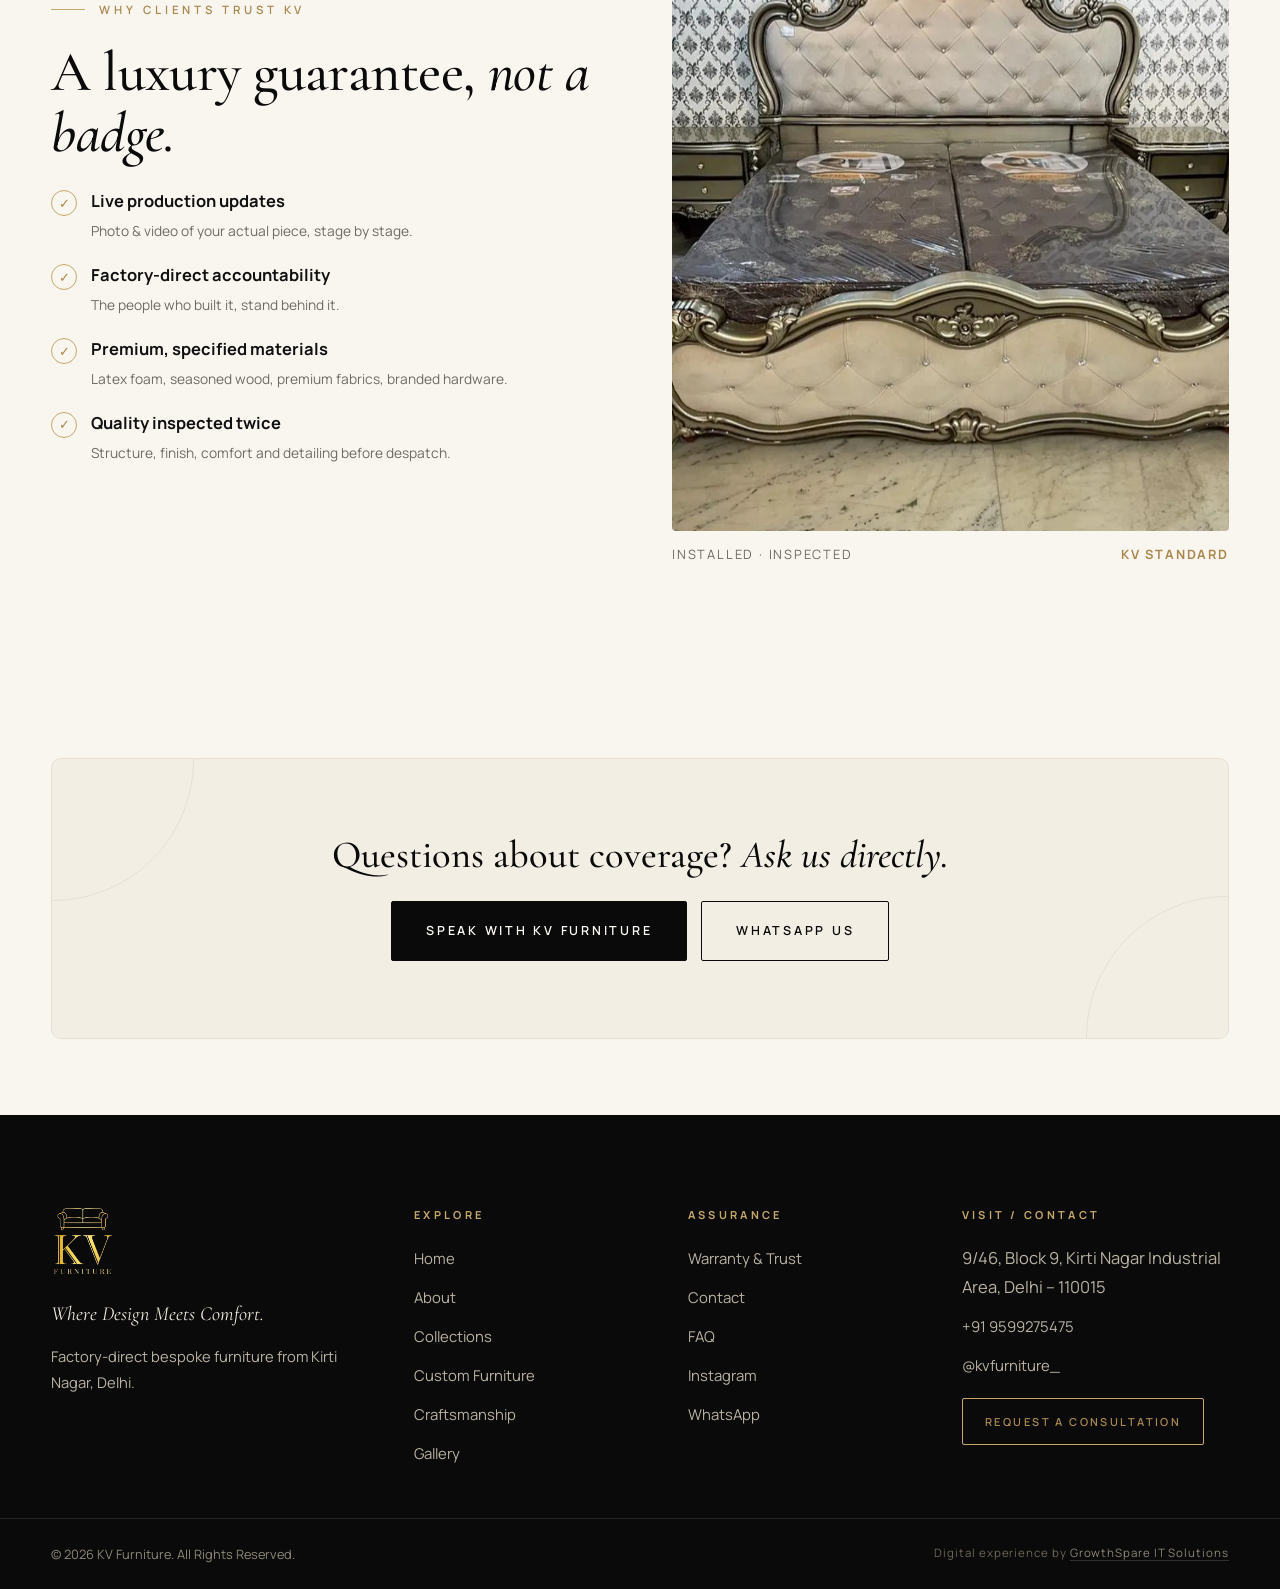
<file: warranty.html>
<!DOCTYPE html>
<html lang="en">
<head>
<meta charset="UTF-8">
<meta name="viewport" content="width=device-width, initial-scale=1.0">
<title>5-Year Warranty & Trust — Packaging, Delivery, Installation | KV Furniture</title>
<meta name="description" content="KV Furniture's 5-year easy-claim warranty: one message opens a claim, free transit-damage repair at home, 7-layer export packaging, PAN India tracked delivery & expert installation.">
<link rel="canonical" href="https://www.kvfurniture.in/warranty.html">
<meta name="robots" content="index, follow">
<meta property="og:type" content="website"><meta property="og:site_name" content="KV Furniture">
<meta property="og:title" content="KV Furniture — 5 Years of Confidence">
<meta property="og:url" content="https://www.kvfurniture.in/warranty.html">
<meta property="og:image" content="https://www.kvfurniture.in/kv1.jpg">
<link rel="icon" type="image/png" href="assets/favicon.png"><link rel="icon" href="favicon.ico">
<link rel="preconnect" href="https://fonts.googleapis.com"><link rel="preconnect" href="https://fonts.gstatic.com" crossorigin>
<link href="https://fonts.googleapis.com/css2?family=Cormorant+Garamond:ital,wght@0,400;0,500;0,600;1,400;1,500&family=Manrope:wght@400;500;600;700&display=swap" rel="stylesheet">
<link rel="stylesheet" href="css/style.css">
</head>
<body>
<a class="skip" href="#main">Skip to content</a>
<div class="top-note">Bespoke · Factory Direct · <b>Kirti Nagar, Delhi</b></div>
<header class="site-header">
  <div class="container nav-inner">
    <a class="brand" href="index.html" aria-label="KV Furniture — home"><img src="assets/logo-nav.png" alt="KV Furniture logo" width="48" height="54"><span class="brand-txt"><strong>KV FURNITURE</strong><span>Kirti Nagar · Delhi</span></span></a>
    <nav aria-label="Primary"><ul class="nav-links">
      <li><a href="index.html">Home</a></li><li><a href="about.html">About</a></li><li><a href="collections.html">Collections</a></li><li><a href="custom.html">Custom Furniture</a></li><li><a href="craftsmanship.html">Craftsmanship</a></li><li><a href="gallery.html">Gallery</a></li><li><a href="warranty.html">Warranty</a></li><li><a href="contact.html">Contact</a></li>
    </ul></nav>
    <div class="nav-cta"><a class="btn" href="contact.html">Discuss Your Design</a><button class="burger" aria-label="Open menu" aria-expanded="false"><span></span><span></span><span></span></button></div>
  </div>
</header>
<div class="mobile-menu"><a class="mlink" href="index.html">Home <small>01</small></a><a class="mlink" href="about.html">About <small>02</small></a><a class="mlink" href="collections.html">Collections <small>03</small></a><a class="mlink" href="custom.html">Custom Furniture <small>04</small></a><a class="mlink" href="craftsmanship.html">Craftsmanship <small>05</small></a><a class="mlink" href="gallery.html">Gallery <small>06</small></a><a class="mlink" href="warranty.html">Warranty <small>07</small></a><a class="mlink" href="contact.html">Contact <small>08</small></a><div class="mfoot"><a class="btn" href="contact.html">Discuss Your Design</a><a class="link-line" href="tel:+919599275475">Call +91 9599275475</a></div></div>

<main id="main">
<section class="page-hero"><div class="container">
  <p class="eyebrow" data-reveal>Warranty &amp; Trust</p>
  <h1 class="display-xl" data-reveal>5 Years <span class="italic">of Confidence.</span></h1>
  <p class="lead" data-reveal>Your furniture is backed by a <strong>5-Year Easy-Claim Warranty</strong>. One message opens a claim — straightforward, human and honoured.</p>
</div></section>

<section class="section bg-white"><div class="container">
  <div class="warranty-band" data-reveal>
    <div><p class="eyebrow" style="color:var(--gold)">Easy-Claim Promise</p><h2 class="display-md" style="color:#FAF7F0">One message opens a claim.</h2>
    <ol style="color:#CFC7B6;margin:20px 0 0 20px;display:flex;flex-direction:column;gap:12px">
      <li><strong style="color:#fff">Message us</strong> on WhatsApp or call <a href="tel:+919599275475" style="color:#fff;border-bottom:1px solid var(--gold)">+91 9599275475</a> with your order details.</li>
      <li><strong style="color:#fff">Share a photo or short video</strong> of the concern.</li>
      <li><strong style="color:#fff">We schedule the resolution</strong> — repair guidance or an at-home visit, as appropriate.</li>
    </ol></div>
    <div style="display:flex;justify-content:center"><div class="seal"><strong>5-YR</strong><span>Warranty · Easy Claim</span></div></div>
  </div>
  <div class="trust-grid stagger" style="margin-top:30px">
    <div class="trust-card"><div class="big">7-<em>Layer</em></div><p>Export-level packaging for every despatch</p></div>
    <div class="trust-card"><div class="big">PAN <em>India</em></div><p>Tracked delivery to your doorstep</p></div>
    <div class="trust-card"><div class="big"><em>At-Home</em></div><p>Free transit-damage repair at your home</p></div>
    <div class="trust-card"><div class="big"><em>Expert</em></div><p>Installation by experienced hands</p></div>
  </div>
</div></section>

<section class="section"><div class="container grid-2">
  <div>
    <p class="eyebrow" data-reveal>Why Clients Trust KV</p>
    <h2 class="display-lg" data-reveal>A luxury guarantee, <span class="italic">not a badge.</span></h2>
    <ul class="check-list stagger">
      <li><span class="tick">✓</span><div><strong>Live production updates</strong><br><span class="small">Photo &amp; video of your actual piece, stage by stage.</span></div></li>
      <li><span class="tick">✓</span><div><strong>Factory-direct accountability</strong><br><span class="small">The people who built it, stand behind it.</span></div></li>
      <li><span class="tick">✓</span><div><strong>Premium, specified materials</strong><br><span class="small">Latex foam, seasoned wood, premium fabrics, branded hardware.</span></div></li>
      <li><span class="tick">✓</span><div><strong>Quality inspected twice</strong><br><span class="small">Structure, finish, comfort and detailing before despatch.</span></div></li>
    </ul>
  </div>
  <div><div class="img-reveal" data-reveal style="aspect-ratio:4/4.6"><img src="kv1.jpg" alt="Royal bed protected and installed with care" loading="lazy"></div><div class="caption"><span>Installed · Inspected</span><b>KV Standard</b></div></div>
</div></section>

<section class="section-tight"><div class="container"><div class="cta-band" data-reveal>
  <h2 class="display-md">Questions about coverage? <span class="italic">Ask us directly.</span></h2>
  <div style="display:flex;gap:14px;justify-content:center;flex-wrap:wrap;margin-top:24px"><a class="btn" href="contact.html">Speak With KV Furniture</a><a class="btn btn--light" href="https://wa.me/919599275475?text=Hello%20KV%20Furniture%2C%20I%20have%20a%20question%20about%20the%205-year%20warranty." target="_blank" rel="noopener">WhatsApp Us</a></div>
</div></div></section>
</main>

<footer class="site-footer"><div class="container foot-grid">
  <div class="foot-brand"><img src="assets/logo-nav.png" alt="KV Furniture logo" loading="lazy"><p class="tagline">Where Design Meets Comfort.</p><p>Factory-direct bespoke furniture from Kirti Nagar, Delhi.</p></div>
  <div><h4>Explore</h4><ul class="foot-links"><li><a href="index.html">Home</a></li><li><a href="about.html">About</a></li><li><a href="collections.html">Collections</a></li><li><a href="custom.html">Custom Furniture</a></li><li><a href="craftsmanship.html">Craftsmanship</a></li><li><a href="gallery.html">Gallery</a></li></ul></div>
  <div><h4>Assurance</h4><ul class="foot-links"><li><a href="warranty.html">Warranty &amp; Trust</a></li><li><a href="contact.html">Contact</a></li><li><a href="faq.html">FAQ</a></li><li><a href="https://www.instagram.com/kvfurniture_" target="_blank" rel="noopener">Instagram</a></li><li><a href="https://wa.me/919599275475" target="_blank" rel="noopener">WhatsApp</a></li></ul></div>
  <div><h4>Visit / Contact</h4><ul class="foot-links"><li>9/46, Block 9, Kirti Nagar Industrial Area, Delhi – 110015</li><li><a href="tel:+919599275475">+91 9599275475</a></li><li><a href="https://www.instagram.com/kvfurniture_" target="_blank" rel="noopener">@kvfurniture_</a></li></ul><p style="margin-top:18px"><a class="btn btn--gold" href="contact.html" style="padding:13px 22px;font-size:11px">Request a Consultation</a></p></div>
</div><div class="foot-bottom"><div class="container" style="display:flex;justify-content:space-between;gap:14px;flex-wrap:wrap"><span>© <span data-year>2026</span> KV Furniture. All Rights Reserved.</span><span class="credit">Digital experience by <a href="#" rel="nofollow">GrowthSpare IT Solutions</a></span></div></div></footer>
<script src="js/main.js" defer></script>
</body>
</html>
</file>
<file: css/style.css>
/* ============================================================
   KV FURNITURE — Luxury Design System
   Ivory / White / Ink / Gold. Editorial. Restrained motion.
   Easing: cubic-bezier(0.16, 1, 0.3, 1)
   ============================================================ */
:root{
  --ivory:#F9F6F0;
  --ivory-deep:#F3EEE4;
  --white:#FFFFFF;
  --ink:#0A0A0A;
  --text:#111111;
  --muted:#6F6A62;
  --gold:#C6A86B;
  --gold-deep:#A9884E;
  --line:#E7DFD1;
  --line-soft:#EFE9DC;
  --serif:"Cormorant Garamond","Playfair Display",Georgia,serif;
  --sans:"Manrope","Inter","DM Sans",-apple-system,"Segoe UI",sans-serif;
  --ease:cubic-bezier(0.16,1,0.3,1);
  --header-h:78px;
  --radius:4px;
  --shadow-soft:0 24px 60px -24px rgba(10,10,10,.18);
  --shadow-card:0 18px 44px -20px rgba(10,10,10,.16);
}
*{margin:0;padding:0;box-sizing:border-box}
html{scroll-behavior:smooth}
html:focus-within{scroll-behavior:smooth}
body{
  font-family:var(--sans);
  background:var(--ivory);
  color:var(--text);
  font-size:16.5px;
  line-height:1.75;
  -webkit-font-smoothing:antialiased;
  text-rendering:optimizeLegibility;
  overflow-x:hidden;
}
img{max-width:100%;display:block}
a{color:inherit;text-decoration:none}
button{font:inherit;cursor:pointer}
::selection{background:var(--gold);color:#fff}

/* ---------- Type ---------- */
h1,h2,h3,.serif{font-family:var(--serif);font-weight:500;line-height:1.08;color:var(--ink)}
.eyebrow{
  display:inline-flex;align-items:center;gap:14px;
  font-size:11.5px;letter-spacing:.34em;font-weight:600;
  color:var(--gold-deep);text-transform:uppercase;margin-bottom:22px;
}
.eyebrow::before{content:"";width:34px;height:1px;background:var(--gold);display:inline-block}
.eyebrow.center::after{content:"";width:34px;height:1px;background:var(--gold);display:inline-block}
.display-xl{font-size:clamp(2.9rem,6.4vw,5.6rem);letter-spacing:-.01em}
.display-lg{font-size:clamp(2.2rem,4.4vw,3.7rem);letter-spacing:-.01em}
.display-md{font-size:clamp(1.7rem,3vw,2.5rem)}
.lead{font-size:clamp(1.02rem,1.4vw,1.2rem);color:var(--muted);max-width:60ch}
.lead strong{color:var(--text);font-weight:600}
.small{font-size:.86rem;color:var(--muted)}
.italic{font-style:italic}

/* ---------- Layout ---------- */
.container{width:min(1280px,92vw);margin:0 auto}
.section{padding:clamp(72px,9vw,132px) 0;position:relative}
.section-tight{padding:clamp(48px,6vw,84px) 0}
.bg-white{background:var(--white)}
.bg-ivory{background:var(--ivory)}
.bg-ink{background:var(--ink);color:#EFE9DC}
.bg-ink h1,.bg-ink h2,.bg-ink h3{color:#FAF7F0}
.bg-ink .lead{color:#B9B2A4}
.grid-2{display:grid;grid-template-columns:1fr 1fr;gap:clamp(32px,5vw,84px);align-items:center}
.gold-rule{width:64px;height:1px;background:linear-gradient(90deg,var(--gold),transparent);margin:26px 0;border:0}
.gold-rule.center{margin:26px auto;background:linear-gradient(90deg,transparent,var(--gold),transparent);width:120px}
.center{text-align:center}
.center .lead{margin:0 auto}

/* ---------- Buttons ---------- */
.btn{
  display:inline-flex;align-items:center;gap:12px;
  font-size:12.5px;font-weight:600;letter-spacing:.22em;text-transform:uppercase;
  padding:18px 34px;border:1px solid var(--ink);border-radius:2px;
  background:var(--ink);color:#FBF9F4;
  transition:background .6s var(--ease),color .6s var(--ease),border-color .6s var(--ease),transform .6s var(--ease);
  will-change:transform;
}
.btn:hover{background:transparent;color:var(--ink)}
.btn--light{background:transparent;color:var(--ink)}
.btn--light:hover{background:var(--ink);color:#FBF9F4}
.btn--gold{background:transparent;border-color:var(--gold);color:var(--gold-deep)}
.btn--gold:hover{background:var(--gold);border-color:var(--gold);color:#fff}
.btn--ivory{background:#FBF9F4;color:var(--ink);border-color:#FBF9F4}
.btn--ivory:hover{background:transparent;color:#FBF9F4}
.link-line{
  display:inline-flex;align-items:center;gap:10px;
  font-size:12.5px;font-weight:600;letter-spacing:.24em;text-transform:uppercase;
  color:var(--ink);padding-bottom:8px;position:relative;
}
.link-line::after{content:"";position:absolute;left:0;bottom:0;height:1px;width:100%;background:var(--gold);transform:scaleX(.35);transform-origin:left;transition:transform .7s var(--ease)}
.link-line:hover::after{transform:scaleX(1)}
.link-line .arr{transition:transform .5s var(--ease)}
.link-line:hover .arr{transform:translateX(6px)}

/* ---------- Header ---------- */
.top-note{
  background:var(--ink);color:#CFC7B6;text-align:center;
  font-size:11px;letter-spacing:.28em;text-transform:uppercase;padding:10px 16px;
}
.top-note b{color:var(--gold);font-weight:600}
.site-header{
  position:sticky;top:0;z-index:90;height:var(--header-h);
  background:rgba(249,246,240,.86);backdrop-filter:blur(14px);-webkit-backdrop-filter:blur(14px);
  border-bottom:1px solid transparent;transition:border-color .5s,box-shadow .5s,background .5s;
}
.site-header.scrolled{background:rgba(255,255,255,.92);border-bottom-color:var(--line-soft);box-shadow:0 12px 30px -18px rgba(10,10,10,.18)}
.nav-inner{height:var(--header-h);display:flex;align-items:center;justify-content:space-between;gap:20px}
.brand{display:flex;align-items:center;gap:14px}
.brand img{height:54px;width:auto}
.brand-txt{display:flex;flex-direction:column;line-height:1.25}
.brand-txt strong{font-family:var(--serif);font-weight:600;font-size:1.12rem;letter-spacing:.14em}
.brand-txt span{font-size:9.5px;letter-spacing:.32em;color:var(--muted);text-transform:uppercase}
.nav-links{display:flex;align-items:center;gap:clamp(14px,2vw,30px);list-style:none}
.nav-links a{font-size:12px;font-weight:600;letter-spacing:.16em;text-transform:uppercase;color:#3B372F;padding:8px 2px;position:relative;transition:color .4s}
.nav-links a::after{content:"";position:absolute;left:0;bottom:2px;height:1px;width:100%;background:var(--gold);transform:scaleX(0);transform-origin:right;transition:transform .55s var(--ease)}
.nav-links a:hover::after,.nav-links a.active::after{transform:scaleX(1);transform-origin:left}
.nav-links a.active{color:var(--ink)}
.nav-cta{display:flex;align-items:center;gap:14px}
.nav-cta .btn{padding:13px 24px;font-size:11px}
.burger{display:none;background:none;border:0;width:44px;height:44px;position:relative}
.burger span{position:absolute;left:10px;right:10px;height:1.5px;background:var(--ink);transition:transform .5s var(--ease),opacity .4s}
.burger span:nth-child(1){top:15px}.burger span:nth-child(2){top:22px}.burger span:nth-child(3){top:29px}
body.menu-open .burger span:nth-child(1){transform:translateY(7px) rotate(45deg)}
body.menu-open .burger span:nth-child(2){opacity:0}
body.menu-open .burger span:nth-child(3){transform:translateY(-7px) rotate(-45deg)}
.mobile-menu{
  position:fixed;inset:0;z-index:80;background:var(--ivory);
  padding:calc(var(--header-h) + 30px) 8vw 40px;
  transform:translateY(-102%);transition:transform .7s var(--ease);
  display:flex;flex-direction:column;gap:6px;overflow:auto;
}
body.menu-open .mobile-menu{transform:translateY(0)}
.mobile-menu a.mlink{font-family:var(--serif);font-size:clamp(1.8rem,7vw,2.6rem);padding:10px 0;border-bottom:1px solid var(--line-soft);display:flex;justify-content:space-between;align-items:center}
.mobile-menu a.mlink small{font-family:var(--sans);font-size:11px;letter-spacing:.2em;color:var(--gold-deep)}
.mobile-menu .mfoot{margin-top:26px;display:flex;flex-direction:column;gap:12px}

/* ---------- Hero ---------- */
.hero{position:relative;overflow:hidden;background:var(--ivory)}
.hero-grid{display:grid;grid-template-columns:1.02fr .98fr;gap:clamp(28px,4vw,60px);align-items:center;padding:clamp(36px,5vw,84px) 0 clamp(48px,5vw,90px)}
.hero-copy .kicker{display:flex;align-items:center;gap:14px;font-size:11.5px;letter-spacing:.32em;font-weight:600;color:var(--gold-deep);text-transform:uppercase;margin-bottom:26px}
.hero-copy .kicker::before{content:"";width:44px;height:1px;background:var(--gold)}
.hero h1{margin-bottom:24px}
.hero h1 em{font-style:italic;font-weight:400}
.hero-sub{font-size:clamp(1rem,1.5vw,1.18rem);color:var(--text);font-weight:500;margin-bottom:12px}
.hero-support{color:var(--muted);max-width:52ch;margin-bottom:36px}
.hero-ctas{display:flex;gap:16px;flex-wrap:wrap;margin-bottom:40px}
.hero-meta{display:flex;gap:clamp(20px,3vw,44px);border-top:1px solid var(--line);padding-top:26px;flex-wrap:wrap}
.hero-meta div strong{display:block;font-family:var(--serif);font-size:1.5rem;font-weight:600}
.hero-meta div span{font-size:11px;letter-spacing:.22em;text-transform:uppercase;color:var(--muted)}
.hero-media{position:relative}
.hero-media .frame{overflow:hidden;border-radius:var(--radius);box-shadow:var(--shadow-soft)}
.hero-media img{width:100%;height:clamp(420px,58vw,640px);object-fit:cover;transform:scale(1.12);transition:transform 2.2s var(--ease)}
.hero-media.loaded img{transform:scale(1)}
.hero-badge{
  position:absolute;left:-34px;bottom:44px;background:var(--white);
  border:1px solid var(--line-soft);box-shadow:var(--shadow-card);
  padding:20px 24px;max-width:250px;border-radius:var(--radius);
}
.hero-badge strong{font-family:var(--serif);font-size:1.3rem;display:block}
.hero-badge span{font-size:.82rem;color:var(--muted)}
.scroll-hint{display:flex;align-items:center;gap:14px;font-size:10.5px;letter-spacing:.4em;color:var(--muted);text-transform:uppercase;margin-top:8px}
.scroll-hint i{display:block;width:1px;height:52px;background:linear-gradient(var(--gold),transparent);animation:drip 2.4s var(--ease) infinite}
@keyframes drip{0%{transform:scaleY(0);transform-origin:top}45%{transform:scaleY(1);transform-origin:top}55%{transform:scaleY(1);transform-origin:bottom}100%{transform:scaleY(0);transform-origin:bottom}}

/* Page hero (inner pages) */
.page-hero{background:var(--ivory);padding:clamp(56px,7vw,110px) 0 clamp(40px,5vw,70px);position:relative;overflow:hidden}
.page-hero::after{content:"";position:absolute;right:-120px;top:-120px;width:420px;height:420px;border:1px solid var(--line);border-radius:50%;pointer-events:none}
.page-hero h1{margin:0 0 18px}
.page-hero p{max-width:62ch}

/* ---------- Image treatment ---------- */
.img-reveal{overflow:hidden;border-radius:var(--radius);position:relative}
.img-reveal img{width:100%;height:100%;object-fit:cover;transform:scale(1.08);transition:transform 1.6s var(--ease)}
.img-reveal:hover img{transform:scale(1.02)}
.caption{display:flex;justify-content:space-between;gap:12px;font-size:.8rem;letter-spacing:.14em;text-transform:uppercase;color:var(--muted);margin-top:12px}
.caption b{color:var(--gold-deep)}

/* ---------- Reveal motion ---------- */
[data-reveal]{opacity:0;transform:translateY(34px);transition:opacity .9s var(--ease),transform .9s var(--ease)}
[data-reveal].in{opacity:1;transform:none}
[data-reveal="left"]{transform:translateX(-40px)}
[data-reveal="right"]{transform:translateX(40px)}
[data-reveal="zoom"]{transform:scale(.96)}
[data-reveal].in{transform:none}
.stagger>*{opacity:0;transform:translateY(28px);transition:opacity .8s var(--ease),transform .8s var(--ease)}
.stagger.in>*{opacity:1;transform:none}
.stagger.in>*:nth-child(1){transition-delay:.05s}.stagger.in>*:nth-child(2){transition-delay:.14s}
.stagger.in>*:nth-child(3){transition-delay:.23s}.stagger.in>*:nth-child(4){transition-delay:.32s}
.stagger.in>*:nth-child(5){transition-delay:.41s}.stagger.in>*:nth-child(6){transition-delay:.5s}

/* ---------- Cards / collections ---------- */
.cards{display:grid;grid-template-columns:repeat(3,1fr);gap:clamp(18px,2.4vw,30px)}
.card{background:var(--white);border:1px solid var(--line-soft);border-radius:var(--radius);overflow:hidden;transition:transform .7s var(--ease),box-shadow .7s var(--ease)}
.card:hover{transform:translateY(-8px);box-shadow:var(--shadow-card)}
.card .img-reveal{border-radius:0;aspect-ratio:4/3}
.card-body{padding:28px 28px 30px}
.card-body h3{font-size:1.5rem;margin-bottom:10px}
.card-body p{font-size:.94rem;color:var(--muted);margin-bottom:18px}
.tag{display:inline-block;font-size:10.5px;letter-spacing:.26em;text-transform:uppercase;color:var(--gold-deep);margin-bottom:12px;font-weight:700}

.custom-grid{display:grid;grid-template-columns:repeat(3,1fr);gap:1px;background:var(--line);border:1px solid var(--line);border-radius:var(--radius);overflow:hidden}
.custom-cell{background:var(--white);padding:38px 32px;transition:background .6s var(--ease)}
.custom-cell:hover{background:#FBF8F1}
.custom-cell h3{font-size:1.35rem;margin:14px 0 8px}
.custom-cell p{font-size:.93rem;color:var(--muted)}
.custom-cell .num{font-family:var(--serif);font-style:italic;color:var(--gold);font-size:1.1rem}

/* ---------- Process timeline ---------- */
.process{position:relative;margin-top:56px}
.process::before{content:"";position:absolute;left:19px;top:8px;bottom:8px;width:1px;background:linear-gradient(var(--gold),var(--line))}
.step{display:grid;grid-template-columns:40px 1fr;gap:clamp(18px,3vw,40px);padding:26px 0;position:relative}
.step-dot{width:40px;height:40px;border-radius:50%;background:var(--ivory);border:1px solid var(--gold);display:flex;align-items:center;justify-content:center;font-family:var(--serif);font-style:italic;color:var(--gold-deep);font-size:1rem;position:relative;z-index:1}
.step-card{background:var(--white);border:1px solid var(--line-soft);border-radius:var(--radius);padding:26px 28px;display:grid;grid-template-columns:1fr auto;gap:14px;align-items:center;transition:box-shadow .6s var(--ease),transform .6s var(--ease)}
.step-card:hover{box-shadow:var(--shadow-card);transform:translateX(6px)}
.step-card h3{font-size:1.35rem}
.step-card p{color:var(--muted);font-size:.94rem}
.step-card .n{font-family:var(--serif);font-size:2rem;color:var(--line);font-style:italic}
.process-note{margin-top:30px;background:var(--ink);color:#EDE7D8;border-radius:var(--radius);padding:30px 34px;display:flex;gap:18px;align-items:flex-start}
.process-note .dot{width:10px;height:10px;border-radius:50%;background:var(--gold);margin-top:8px;flex:none;box-shadow:0 0 0 6px rgba(198,168,107,.18)}

/* ---------- Film / video ---------- */
.film-band{background:var(--ink);border-radius:10px;overflow:hidden;position:relative}
.film-band video{width:100%;height:clamp(380px,60vw,620px);object-fit:cover;display:block;opacity:.92}
.film-overlay{position:absolute;inset:0;display:flex;flex-direction:column;justify-content:flex-end;padding:clamp(24px,4vw,54px);background:linear-gradient(180deg,rgba(10,10,10,.05) 40%,rgba(10,10,10,.72));color:#FBF8F1}
.film-overlay .eyebrow{color:var(--gold)}
.film-strip{display:grid;grid-template-columns:repeat(3,1fr);gap:clamp(16px,2vw,26px);margin-top:26px}
.film{border-radius:var(--radius);overflow:hidden;position:relative;background:#000}
.film video{width:100%;aspect-ratio:9/13;object-fit:cover;display:block;transition:transform 1.4s var(--ease)}
.film:hover video{transform:scale(1.04)}
.film figcaption{position:absolute;left:0;right:0;bottom:0;padding:22px 20px 18px;background:linear-gradient(transparent,rgba(10,10,10,.78));color:#FBF8F1;font-size:.82rem;letter-spacing:.18em;text-transform:uppercase}
.film figcaption b{display:block;font-family:var(--serif);font-size:1.15rem;letter-spacing:0;text-transform:none;font-weight:500}

/* ---------- Materials / trust ---------- */
.split-list{display:grid;grid-template-columns:1fr 1fr;gap:clamp(24px,4vw,64px)}
.spec{border-top:1px solid var(--line);padding:26px 0;display:grid;grid-template-columns:56px 1fr;gap:18px}
.spec .ic{width:56px;height:56px;border:1px solid var(--line);border-radius:50%;display:flex;align-items:center;justify-content:center;font-family:var(--serif);font-style:italic;color:var(--gold-deep);font-size:1.2rem;background:var(--white)}
.spec h3{font-size:1.3rem;margin-bottom:6px}
.spec p{color:var(--muted);font-size:.95rem}
.trust-grid{display:grid;grid-template-columns:repeat(4,1fr);gap:clamp(16px,2vw,26px)}
.trust-card{background:var(--white);border:1px solid var(--line-soft);border-radius:var(--radius);padding:34px 28px;text-align:center;transition:transform .6s var(--ease),box-shadow .6s var(--ease)}
.trust-card:hover{transform:translateY(-6px);box-shadow:var(--shadow-card)}
.trust-card .big{font-family:var(--serif);font-size:2.2rem;color:var(--ink)}
.trust-card .big em{color:var(--gold-deep);font-style:italic}
.trust-card p{font-size:.88rem;color:var(--muted);margin-top:8px}
.warranty-band{background:var(--ink);color:#F3EEE2;border-radius:10px;padding:clamp(40px,6vw,84px);display:grid;grid-template-columns:1.1fr .9fr;gap:clamp(28px,5vw,70px);align-items:center;position:relative;overflow:hidden}
.warranty-band::before{content:"5";position:absolute;right:-30px;bottom:-90px;font-family:var(--serif);font-size:22rem;line-height:1;color:transparent;-webkit-text-stroke:1px rgba(198,168,107,.28);pointer-events:none}
.seal{width:150px;height:150px;border:1px solid var(--gold);border-radius:50%;display:flex;flex-direction:column;align-items:center;justify-content:center;gap:2px;text-align:center;position:relative}
.seal::after{content:"";position:absolute;inset:10px;border:1px solid rgba(198,168,107,.45);border-radius:50%}
.seal strong{font-family:var(--serif);font-size:1.9rem;color:var(--gold)}
.seal span{font-size:9.5px;letter-spacing:.3em;color:#CFC7B6}

/* ---------- Founders ---------- */
.founders{display:grid;grid-template-columns:1fr 1fr;gap:clamp(18px,2.6vw,34px)}
.founder{background:var(--white);border:1px solid var(--line-soft);border-radius:var(--radius);padding:clamp(30px,4vw,50px);text-align:center}
.founder .mono{width:84px;height:84px;margin:0 auto 20px;border-radius:50%;background:var(--ivory-deep);border:1px solid var(--line);display:flex;align-items:center;justify-content:center;font-family:var(--serif);font-size:1.8rem;color:var(--gold-deep)}
.founder h3{font-size:1.7rem}
.founder .role{font-size:11px;letter-spacing:.3em;text-transform:uppercase;color:var(--gold-deep);font-weight:700;margin:8px 0 14px;display:block}
.founder p{color:var(--muted);font-size:.95rem}

/* ---------- Gallery ---------- */
.masonry{columns:3;column-gap:22px}
.masonry figure{break-inside:avoid;margin-bottom:22px;position:relative;overflow:hidden;border-radius:var(--radius);background:var(--white);cursor:zoom-in}
.masonry img{width:100%;transition:transform 1.2s var(--ease)}
.masonry figure:hover img{transform:scale(1.05)}
.masonry figcaption{position:absolute;left:0;right:0;bottom:0;padding:34px 18px 14px;background:linear-gradient(transparent,rgba(10,10,10,.7));color:#fff;font-size:.75rem;letter-spacing:.2em;text-transform:uppercase;opacity:0;transition:opacity .6s}
.masonry figure:hover figcaption{opacity:1}
.lightbox{position:fixed;inset:0;z-index:200;background:rgba(10,10,10,.92);display:flex;align-items:center;justify-content:center;padding:4vw;opacity:0;pointer-events:none;transition:opacity .5s}
.lightbox.open{opacity:1;pointer-events:auto}
.lightbox img{max-height:86vh;max-width:92vw;border-radius:4px}
.lightbox button{position:absolute;background:none;border:1px solid rgba(255,255,255,.4);color:#fff;width:48px;height:48px;border-radius:50%;font-size:1.1rem}
.lb-close{top:22px;right:22px}.lb-prev{left:18px;top:50%}.lb-next{right:18px;top:50%}
.lb-count{position:absolute;bottom:20px;color:#CFC7B6;font-size:.8rem;letter-spacing:.3em}

/* ---------- Forms ---------- */
.form-card{background:var(--white);border:1px solid var(--line-soft);border-radius:8px;padding:clamp(28px,4vw,54px);box-shadow:var(--shadow-card)}
.form-grid{display:grid;grid-template-columns:1fr 1fr;gap:20px}
.field{display:flex;flex-direction:column;gap:8px}
.field.full{grid-column:1/-1}
.field label{font-size:11px;font-weight:700;letter-spacing:.24em;text-transform:uppercase;color:#3B372F}
.field input,.field select,.field textarea{
  font:inherit;font-size:.98rem;color:var(--text);background:var(--ivory);
  border:1px solid var(--line);border-radius:3px;padding:15px 16px;outline:none;
  transition:border-color .4s,box-shadow .4s,background .4s;width:100%;
}
.field textarea{min-height:130px;resize:vertical}
.field input:focus,.field select:focus,.field textarea:focus{border-color:var(--gold);background:#fff;box-shadow:0 0 0 4px rgba(198,168,107,.16)}
.field.error input,.field.error select,.field.error textarea{border-color:#B3261E;box-shadow:0 0 0 4px rgba(179,38,30,.1)}
.fmsg{font-size:.8rem;color:#B3261E;min-height:1.2em}
.form-ok{display:none;background:#F2F0E7;border:1px solid var(--gold);border-radius:6px;padding:22px 24px;margin-top:18px}
.form-ok.show{display:block}
.contact-cards{display:grid;grid-template-columns:repeat(3,1fr);gap:clamp(16px,2vw,26px)}
.contact-card{background:var(--white);border:1px solid var(--line-soft);border-radius:var(--radius);padding:32px 28px}
.contact-card h3{font-size:1.3rem;margin-bottom:8px}
.contact-card p{color:var(--muted);font-size:.93rem;margin-bottom:16px}

/* ---------- FAQ ---------- */
.faq{border-top:1px solid var(--line)}
.faq-item{border-bottom:1px solid var(--line)}
.faq-q{width:100%;background:none;border:0;display:flex;justify-content:space-between;align-items:center;gap:18px;text-align:left;padding:24px 4px;font-family:var(--serif);font-size:1.3rem;color:var(--ink)}
.faq-q .pm{width:34px;height:34px;flex:none;border:1px solid var(--gold);border-radius:50%;display:flex;align-items:center;justify-content:center;color:var(--gold-deep);transition:transform .5s var(--ease),background .5s}
.faq-item.open .faq-q .pm{transform:rotate(45deg);background:var(--gold);color:#fff}
.faq-a{max-height:0;overflow:hidden;transition:max-height .6s var(--ease)}
.faq-a p{padding:0 4px 26px;color:var(--muted);max-width:70ch}

/* ---------- Footer ---------- */
.site-footer{background:var(--ink);color:#B9B2A4;margin-top:0}
.foot-grid{display:grid;grid-template-columns:1.4fr 1fr 1fr 1.2fr;gap:clamp(28px,4vw,60px);padding:clamp(56px,7vw,90px) 0 50px}
.foot-brand img{height:72px;width:auto;margin-bottom:20px}
.foot-brand .tagline{font-family:var(--serif);font-style:italic;color:#EFE9DC;font-size:1.25rem;margin-bottom:12px}
.foot-brand p{font-size:.92rem;max-width:34ch}
.site-footer h4{font-size:11px;letter-spacing:.3em;text-transform:uppercase;color:var(--gold);margin-bottom:20px;font-family:var(--sans);font-weight:700}
.foot-links{list-style:none;display:flex;flex-direction:column;gap:10px}
.foot-links a{font-size:.93rem;transition:color .4s,padding-left .4s}
.foot-links a:hover{color:#fff;padding-left:6px}
.foot-bottom{border-top:1px solid rgba(255,255,255,.1);padding:24px 0;display:flex;justify-content:space-between;gap:14px;flex-wrap:wrap;font-size:.8rem;color:#8E8779}
.foot-bottom a{color:#CFC7B6}
.credit{font-size:.72rem;letter-spacing:.08em;color:#6E6759}
.credit a{color:#8E8779;border-bottom:1px solid rgba(255,255,255,.15)}

/* ---------- CTA band ---------- */
.cta-band{background:var(--ivory-deep);border:1px solid var(--line);border-radius:10px;padding:clamp(44px,6vw,80px) clamp(28px,5vw,72px);text-align:center;position:relative;overflow:hidden}
.cta-band::before,.cta-band::after{content:"";position:absolute;width:280px;height:280px;border:1px solid var(--line);border-radius:50%}
.cta-band::before{left:-140px;top:-140px}.cta-band::after{right:-140px;bottom:-140px}

/* ---------- Misc ---------- */
.divider{height:1px;background:var(--line-soft);border:0}
.pill{display:inline-flex;align-items:center;gap:8px;font-size:11px;letter-spacing:.2em;text-transform:uppercase;font-weight:700;color:var(--gold-deep);border:1px solid var(--line);background:var(--white);padding:9px 16px;border-radius:100px}
.check-list{list-style:none;display:flex;flex-direction:column;gap:16px;margin-top:24px}
.check-list li{display:flex;gap:14px;align-items:flex-start}
.check-list .tick{width:26px;height:26px;flex:none;border-radius:50%;border:1px solid var(--gold);color:var(--gold-deep);display:flex;align-items:center;justify-content:center;font-size:.8rem;margin-top:3px}
.skip{position:absolute;left:-9999px;top:0;background:var(--ink);color:#fff;padding:12px 18px;z-index:300}
.skip:focus{left:8px;top:8px}
:focus-visible{outline:2px solid var(--gold);outline-offset:3px}

/* ---------- Responsive ---------- */
@media(max-width:1080px){
  .nav-links{display:none}
  .nav-cta .btn{display:none}
  .burger{display:block}
  .hero-grid{grid-template-columns:1fr}
  .hero-media img{height:clamp(340px,70vw,520px)}
  .hero-badge{left:12px;bottom:12px}
  .cards{grid-template-columns:1fr 1fr}
  .custom-grid{grid-template-columns:1fr 1fr}
  .film-strip{grid-template-columns:1fr 1fr}
  .trust-grid{grid-template-columns:1fr 1fr}
  .warranty-band{grid-template-columns:1fr}
  .split-list{grid-template-columns:1fr}
  .grid-2{grid-template-columns:1fr}
  .masonry{columns:2}
  .foot-grid{grid-template-columns:1fr 1fr}
  .contact-cards{grid-template-columns:1fr}
}
@media(max-width:640px){
  body{font-size:15.5px}
  .cards{grid-template-columns:1fr}
  .custom-grid{grid-template-columns:1fr}
  .film-strip{grid-template-columns:1fr}
  .film video{aspect-ratio:9/12}
  .trust-grid{grid-template-columns:1fr 1fr;gap:12px}
  .trust-card{padding:24px 14px}
  .form-grid{grid-template-columns:1fr}
  .masonry{columns:1}
  .foot-grid{grid-template-columns:1fr}
  .hero-ctas .btn{width:100%;justify-content:center}
  .step-card{grid-template-columns:1fr}
  .founders{grid-template-columns:1fr}
  .brand-txt span{display:none}
  .warranty-band::before{font-size:12rem;bottom:-50px}
}

/* ---------- Reduced motion ---------- */
@media(prefers-reduced-motion:reduce){
  *,*::before,*::after{animation-duration:.001s !important;transition-duration:.001s !important}
  html{scroll-behavior:auto}
  [data-reveal],.stagger>*{opacity:1;transform:none}
  .scroll-hint i{animation:none}
}
</file>
